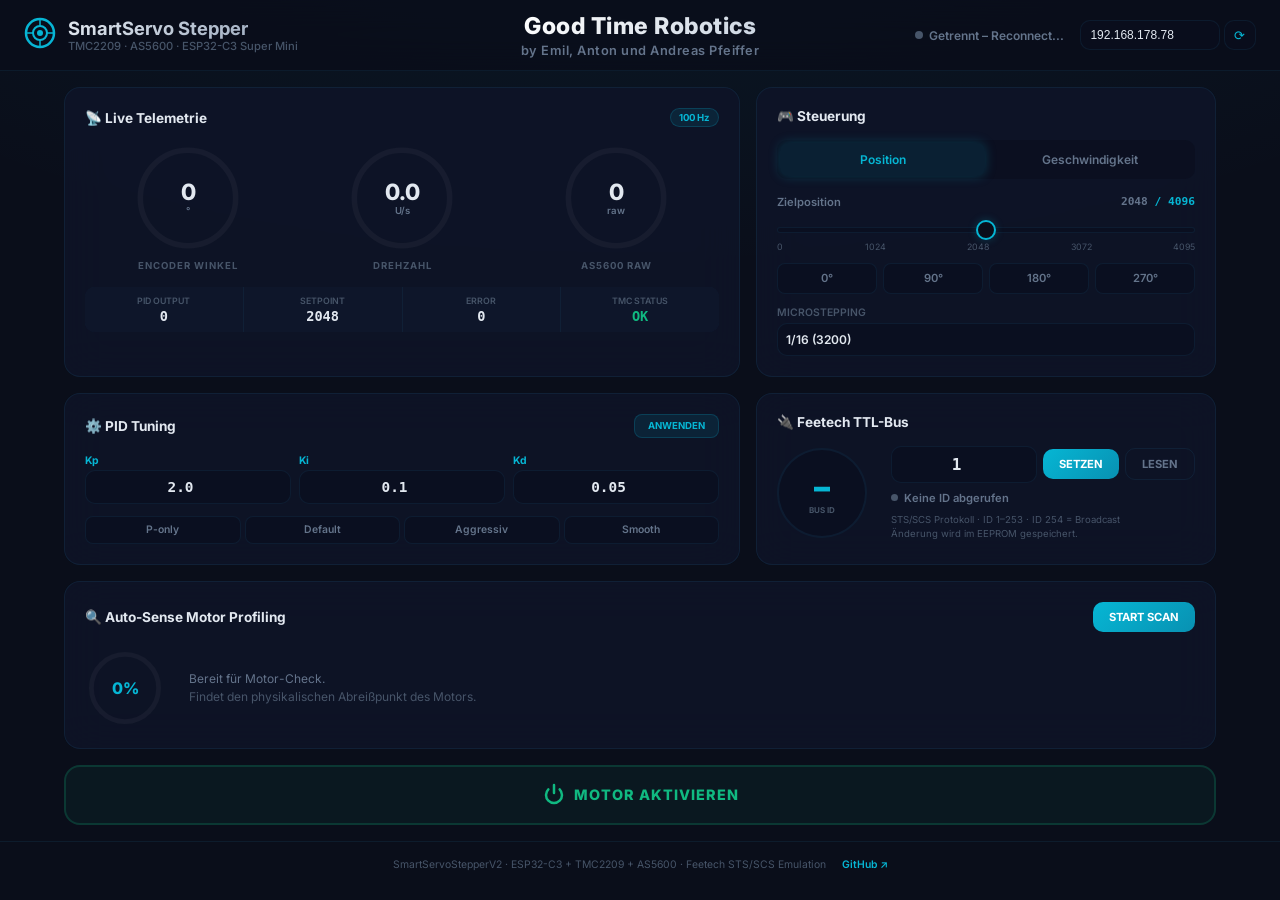
<file: gui/index.html>
<!DOCTYPE html>
<html lang="de">
<head>
    <meta charset="UTF-8">
    <meta name="viewport" content="width=device-width, initial-scale=1.0">
    <title>Good Time Robotics by Emil, Anton und Andreas Pfeiffer - Smart Servo Stepper</title>
    <meta name="description" content="Control Dashboard für SmartServoStepperV2 mit TMC2209, AS5600, ESP32-C3">
    <link href="https://fonts.googleapis.com/css2?family=Inter:wght@300;400;500;600;700;800;900&display=swap" rel="stylesheet">
    <link rel="stylesheet" href="style.css">
</head>
<body>

    <!-- ═══ HEADER ═══ -->
    <header id="app-header">
        <div class="header-left">
            <div class="logo-mark">
                <svg width="32" height="32" viewBox="0 0 32 32" fill="none">
                    <circle cx="16" cy="16" r="14" stroke="url(#g1)" stroke-width="2.5"/>
                    <circle cx="16" cy="16" r="7" stroke="url(#g1)" stroke-width="2"/>
                    <circle cx="16" cy="16" r="3" fill="var(--accent)"/>
                    <line x1="16" y1="2" x2="16" y2="9" stroke="var(--accent)" stroke-width="1.5" stroke-linecap="round"/>
                    <line x1="16" y1="23" x2="16" y2="30" stroke="var(--accent)" stroke-width="1.5" stroke-linecap="round"/>
                    <line x1="2" y1="16" x2="9" y2="16" stroke="var(--accent)" stroke-width="1.5" stroke-linecap="round"/>
                    <line x1="23" y1="16" x2="30" y2="16" stroke="var(--accent)" stroke-width="1.5" stroke-linecap="round"/>
                    <defs><linearGradient id="g1" x1="0" y1="0" x2="32" y2="32"><stop stop-color="#06b6d4"/><stop offset="1" stop-color="#3b82f6"/></linearGradient></defs>
                </svg>
            </div>
            <div>
                <h1>SmartServo Stepper</h1>
                <p class="subtitle">TMC2209 · AS5600 · ESP32-C3 Super Mini</p>
            </div>
        </div>
        <div class="header-center">
            <span class="brand-title">Good Time Robotics</span>
            <span class="brand-author">by Emil, Anton und Andreas Pfeiffer</span>
        </div>
        <div class="header-right">
            <div class="conn-indicator" id="conn-indicator">
                <div class="conn-dot" id="conn-dot"></div>
                <span id="conn-text">Verbinde...</span>
            </div>
            <div class="ip-config">
                <input type="text" id="ip-input" value="192.168.178.78" placeholder="z.B. 192.168.4.1">
                <button id="btn-connect" onclick="connectWS()">⟳</button>
            </div>
        </div>
    </header>

    <!-- ═══ MAIN GRID ═══ -->
    <main class="dashboard-grid">

        <!-- ── TELEMETRIE CARD ── -->
        <section class="card card-telemetry" id="card-telemetry">
            <div class="card-header">
                <h2>📡 Live Telemetrie</h2>
                <div class="card-badge">100 Hz</div>
            </div>
            <div class="gauges-row">
                <div class="gauge-item">
                    <div class="gauge-ring">
                        <svg viewBox="0 0 120 120">
                            <circle cx="60" cy="60" r="52" class="gauge-bg"/>
                            <circle cx="60" cy="60" r="52" class="gauge-fill" id="gauge-pos-ring"
                                    stroke-dasharray="326.7" stroke-dashoffset="326.7"/>
                        </svg>
                        <div class="gauge-center">
                            <span class="gauge-value" id="val-angle">0</span>
                            <span class="gauge-unit">°</span>
                        </div>
                    </div>
                    <span class="gauge-label">ENCODER WINKEL</span>
                </div>
                <div class="gauge-item">
                    <div class="gauge-ring">
                        <svg viewBox="0 0 120 120">
                            <circle cx="60" cy="60" r="52" class="gauge-bg"/>
                            <circle cx="60" cy="60" r="52" class="gauge-fill gauge-fill-green" id="gauge-rps-ring"
                                    stroke-dasharray="326.7" stroke-dashoffset="326.7"/>
                        </svg>
                        <div class="gauge-center">
                            <span class="gauge-value" id="val-rps">0.0</span>
                            <span class="gauge-unit">U/s</span>
                        </div>
                    </div>
                    <span class="gauge-label">DREHZAHL</span>
                </div>
                <div class="gauge-item">
                    <div class="gauge-ring">
                        <svg viewBox="0 0 120 120">
                            <circle cx="60" cy="60" r="52" class="gauge-bg"/>
                            <circle cx="60" cy="60" r="52" class="gauge-fill gauge-fill-amber" id="gauge-raw-ring"
                                    stroke-dasharray="326.7" stroke-dashoffset="326.7"/>
                        </svg>
                        <div class="gauge-center">
                            <span class="gauge-value" id="val-raw">0</span>
                            <span class="gauge-unit">raw</span>
                        </div>
                    </div>
                    <span class="gauge-label">AS5600 RAW</span>
                </div>
            </div>
            <div class="telemetry-bar">
                <div class="tele-item"><span class="tele-label">PID Output</span><span class="tele-value" id="val-pid">0</span></div>
                <div class="tele-item"><span class="tele-label">Setpoint</span><span class="tele-value" id="val-setpoint">2048</span></div>
                <div class="tele-item"><span class="tele-label">Error</span><span class="tele-value" id="val-error">0</span></div>
                <div class="tele-item"><span class="tele-label">TMC Status</span><span class="tele-value tele-ok" id="val-tmc">OK</span></div>
            </div>
        </section>

        <!-- ── CONTROL CARD ── -->
        <section class="card card-control" id="card-control">
            <div class="card-header">
                <h2>🎮 Steuerung</h2>
            </div>

            <!-- Mode Toggle -->
            <div class="mode-toggle">
                <button class="mode-btn active" id="btn-mode-pos" onclick="setMode('pos')">Position</button>
                <button class="mode-btn" id="btn-mode-speed" onclick="setMode('speed')">Geschwindigkeit</button>
            </div>

            <!-- Position Control -->
            <div id="ctrl-pos" class="control-panel">
                <div class="slider-header">
                    <span>Zielposition</span>
                    <span class="slider-val"><span id="lbl-pos">2048</span> / 4096</span>
                </div>
                <input type="range" id="slider-pos" min="0" max="4095" value="2048" step="1"
                       oninput="updatePos(this.value)">
                <div class="slider-ticks"><span>0</span><span>1024</span><span>2048</span><span>3072</span><span>4095</span></div>

                <div class="quick-pos">
                    <button onclick="quickPos(0)">0°</button>
                    <button onclick="quickPos(1024)">90°</button>
                    <button onclick="quickPos(2048)">180°</button>
                    <button onclick="quickPos(3072)">270°</button>
                </div>
            </div>

            <!-- Speed Control -->
            <div id="ctrl-speed" class="control-panel" style="display:none;">
                <div class="slider-header">
                    <span>Geschwindigkeit</span>
                    <span class="slider-val"><span id="lbl-spd">0</span> Hz</span>
                </div>
                <input type="range" id="slider-speed" min="-10000" max="10000" value="0" step="50"
                       oninput="updateSpeed(this.value)" onmouseup="snapZero()" ontouchend="snapZero()">
                <div class="slider-ticks"><span>-10k</span><span>-5k</span><span>0</span><span>+5k</span><span>+10k</span></div>
            </div>

            <!-- Microstep Select -->
            <div class="select-wrap">
                <label>Microstepping</label>
                <select id="sel-microstep" onchange="setMicrostep(this.value)">
                    <option value="0">Full Step (200)</option>
                    <option value="1">1/2 (400)</option>
                    <option value="2">1/4 (800)</option>
                    <option value="3">1/8 (1600)</option>
                    <option value="4" selected>1/16 (3200)</option>
                    <option value="5">1/32 (6400)</option>
                </select>
            </div>
        </section>

        <!-- ── PID TUNING CARD ── -->
        <section class="card card-pid" id="card-pid">
            <div class="card-header">
                <h2>⚙️ PID Tuning</h2>
                <button class="btn-small" onclick="sendPID()">ANWENDEN</button>
            </div>
            <div class="pid-grid">
                <div class="pid-param">
                    <label>Kp</label>
                    <input type="number" id="pid-kp" value="2.0" step="0.1" min="0">
                </div>
                <div class="pid-param">
                    <label>Ki</label>
                    <input type="number" id="pid-ki" value="0.1" step="0.01" min="0">
                </div>
                <div class="pid-param">
                    <label>Kd</label>
                    <input type="number" id="pid-kd" value="0.05" step="0.01" min="0">
                </div>
            </div>
            <div class="pid-presets">
                <button onclick="setPIDPreset(1.0,0.0,0.0)">P-only</button>
                <button onclick="setPIDPreset(2.0,0.1,0.05)">Default</button>
                <button onclick="setPIDPreset(4.0,0.5,0.2)">Aggressiv</button>
                <button onclick="setPIDPreset(1.0,0.05,0.5)">Smooth</button>
            </div>
        </section>

        <!-- ── TTL BUS ID CARD ── -->
        <section class="card card-ttl" id="card-ttl">
            <div class="card-header">
                <h2>🔌 Feetech TTL-Bus</h2>
            </div>
            <div class="ttl-layout">
                <div class="ttl-id-circle">
                    <span class="ttl-id-val" id="ttl-id">–</span>
                    <span class="ttl-id-label">BUS ID</span>
                </div>
                <div class="ttl-controls">
                    <div class="ttl-row">
                        <input type="number" id="ttl-new-id" min="1" max="253" value="1" placeholder="1–253">
                        <button class="btn-accent" onclick="setMotorId()">SETZEN</button>
                        <button class="btn-ghost" onclick="readMotorId()">LESEN</button>
                    </div>
                    <div class="ttl-status-line">
                        <div class="ttl-dot" id="ttl-dot"></div>
                        <span id="ttl-status">Keine ID abgerufen</span>
                    </div>
                    <p class="ttl-info">STS/SCS Protokoll · ID 1–253 · ID 254 = Broadcast<br>Änderung wird im EEPROM gespeichert.</p>
                </div>
            </div>
        </section>

        <!-- ── AUTO-SENSE CARD ── -->
        <section class="card card-autosense card-full" id="card-autosense">
            <div class="card-header">
                <h2>🔍 Auto-Sense Motor Profiling</h2>
                <button class="btn-accent" id="btn-cal" onclick="runAutoSense()">START SCAN</button>
            </div>
            <div class="autosense-body">
                <div class="cal-progress-ring">
                    <svg viewBox="0 0 100 100">
                        <circle cx="50" cy="50" r="42" class="gauge-bg"/>
                        <circle cx="50" cy="50" r="42" class="gauge-fill" id="cal-ring"
                                stroke-dasharray="263.9" stroke-dashoffset="263.9"/>
                    </svg>
                    <span class="cal-pct" id="cal-pct">0%</span>
                </div>
                <div class="cal-info">
                    <p id="cal-status">Bereit für Motor-Check.<br><span class="dim">Findet den physikalischen Abreißpunkt des Motors.</span></p>
                    <div id="cal-result" class="cal-result" style="display:none;">
                        ✓ LIMIT: <span id="res-hz">0</span> Hz · Empfohlen: <span id="res-mode">1/16</span>
                    </div>
                </div>
            </div>
        </section>

        <!-- ── EMERGENCY / POWER ── -->
        <button id="btn-power" class="power-button power-off" onclick="togglePower()">
            <svg width="24" height="24" viewBox="0 0 24 24" fill="none" stroke="currentColor" stroke-width="2.5" stroke-linecap="round">
                <path d="M12 2v8"/><path d="M17.66 6.34A8 8 0 1 1 6.34 6.34"/>
            </svg>
            <span id="power-label">MOTOR AKTIVIEREN</span>
        </button>

    </main>

    <!-- ═══ FOOTER ═══ -->
    <footer>
        <span>SmartServoStepperV2 · ESP32-C3 + TMC2209 + AS5600 · Feetech STS/SCS Emulation</span>
        <a href="https://github.com/pfeifferandreas1985-create/SmartServoStepperV2" target="_blank">GitHub ↗</a>
    </footer>

    <script src="app.js"></script>
</body>
</html>
</file>
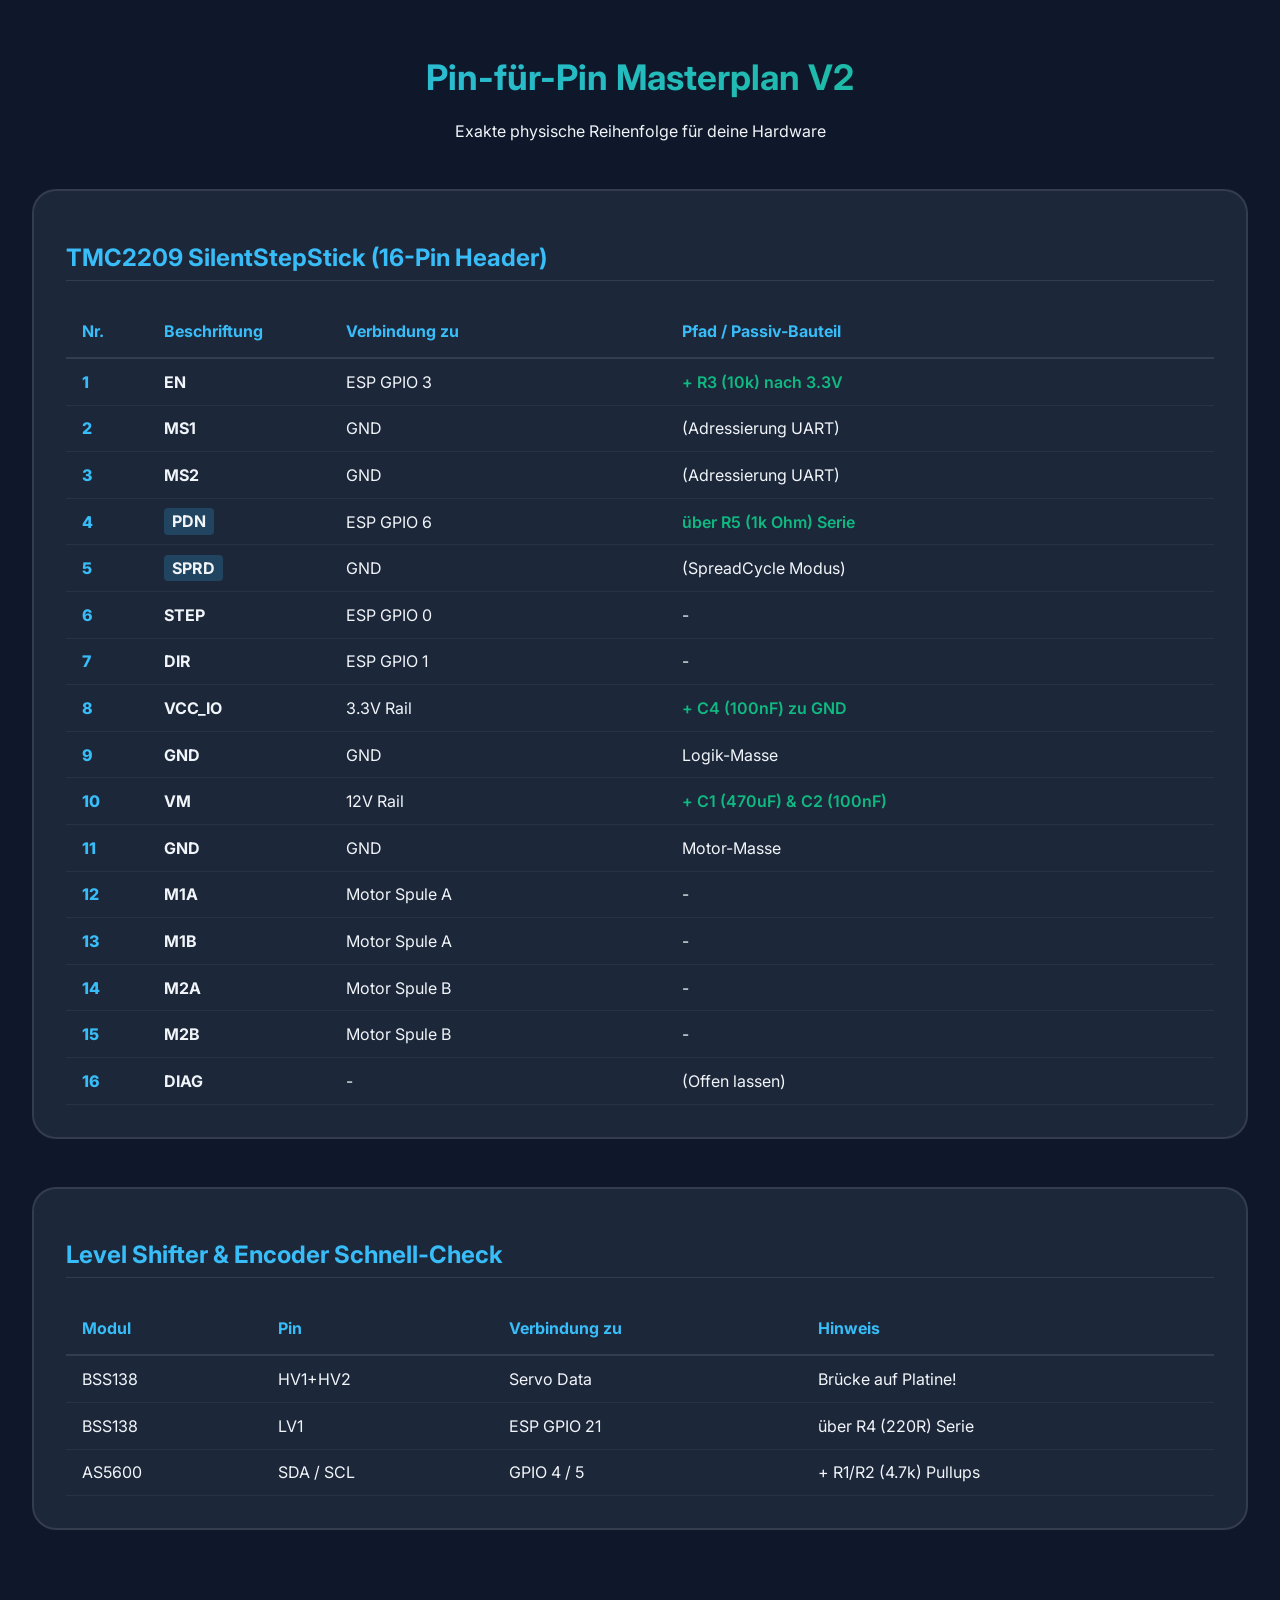
<file: docs/03_Module_Wiring_Cards.html>
<!DOCTYPE html>
<html lang="de">
<head>
    <meta charset="UTF-8">
    <meta name="viewport" content="width=device-width, initial-scale=1.0">
    <title>Pin-für-Pin Bauplan V2 - Smart Servo Stepper</title>
    <link href="https://fonts.googleapis.com/css2?family=Inter:wght@300;400;600;700&family=JetBrains+Mono:wght@400;500&display=swap" rel="stylesheet">
    <style>
        :root {
            --bg-color: #0f172a;
            --card-bg: rgba(30, 41, 59, 0.95);
            --accent-color: #38bdf8;
            --success-color: #10b981;
            --text-color: #f1f5f9;
            --border-color: rgba(255, 255, 255, 0.1);
        }
        body { font-family: 'Inter', sans-serif; background-color: var(--bg-color); color: var(--text-color); padding: 2rem; max-width: 1400px; margin: 0 auto; }
        header { text-align: center; margin-bottom: 3rem; }
        h1 { font-size: 2.2rem; background: linear-gradient(to right, #38bdf8, #10b981); -webkit-background-clip: text; -webkit-text-fill-color: transparent; }
        
        .module-card { background: var(--card-bg); border: 2px solid var(--border-color); padding: 2rem; border-radius: 1.5rem; margin-bottom: 3rem; }
        h2 { color: var(--accent-color); margin-bottom: 1.5rem; border-bottom: 1px solid var(--border-color); padding-bottom: 0.5rem; }

        .pin-table { width: 100%; border-collapse: collapse; }
        .pin-table th { text-align: left; padding: 1rem; color: var(--accent-color); border-bottom: 2px solid var(--border-color); }
        .pin-table td { padding: 0.8rem 1rem; border-bottom: 1px solid rgba(255,255,255,0.05); }

        .nr { font-weight: 800; color: var(--accent-color); width: 50px; }
        .label { font-weight: 700; width: 150px; }
        .target { flex-grow: 1; }
        .passive { color: var(--success-color); font-weight: 600; }
        .highlight { background: rgba(56, 189, 248, 0.2); padding: 0.2rem 0.5rem; border-radius: 4px; }
    </style>
</head>
<body>

    <header>
        <h1>Pin-für-Pin Masterplan V2</h1>
        <p>Exakte physische Reihenfolge für deine Hardware</p>
    </header>

    <!-- TMC2209 DEFINITIVE -->
    <div class="module-card">
        <h2>TMC2209 SilentStepStick (16-Pin Header)</h2>
        <table class="pin-table">
            <thead><tr><th>Nr.</th><th>Beschriftung</th><th>Verbindung zu</th><th>Pfad / Passiv-Bauteil</th></tr></thead>
            <tbody>
                <tr><td class="nr">1</td><td class="label">EN</td><td>ESP GPIO 3</td><td class="passive">+ R3 (10k) nach 3.3V</td></tr>
                <tr><td class="nr">2</td><td class="label">MS1</td><td>GND</td><td>(Adressierung UART)</td></tr>
                <tr><td class="nr">3</td><td class="label">MS2</td><td>GND</td><td>(Adressierung UART)</td></tr>
                <tr><td class="nr">4</td><td class="label"><span class="highlight">PDN</span></td><td>ESP GPIO 6</td><td class="passive">über R5 (1k Ohm) Serie</td></tr>
                <tr><td class="nr">5</td><td class="label"><span class="highlight">SPRD</span></td><td>GND</td><td>(SpreadCycle Modus)</td></tr>
                <tr><td class="nr">6</td><td class="label">STEP</td><td>ESP GPIO 0</td><td>-</td></tr>
                <tr><td class="nr">7</td><td class="label">DIR</td><td>ESP GPIO 1</td><td>-</td></tr>
                <tr><td class="nr">8</td><td class="label">VCC_IO</td><td>3.3V Rail</td><td class="passive">+ C4 (100nF) zu GND</td></tr>
                <tr><td class="nr">9</td><td class="label">GND</td><td>GND</td><td>Logik-Masse</td></tr>
                <tr><td class="nr">10</td><td class="label">VM</td><td>12V Rail</td><td class="passive">+ C1 (470uF) & C2 (100nF)</td></tr>
                <tr><td class="nr">11</td><td class="label">GND</td><td>GND</td><td>Motor-Masse</td></tr>
                <tr><td class="nr">12</td><td class="label">M1A</td><td>Motor Spule A</td><td>-</td></tr>
                <tr><td class="nr">13</td><td class="label">M1B</td><td>Motor Spule A</td><td>-</td></tr>
                <tr><td class="nr">14</td><td class="label">M2A</td><td>Motor Spule B</td><td>-</td></tr>
                <tr><td class="nr">15</td><td class="label">M2B</td><td>Motor Spule B</td><td>-</td></tr>
                <tr><td class="nr">16</td><td class="label">DIAG</td><td>-</td><td>(Offen lassen)</td></tr>
            </tbody>
        </table>
    </div>

    <!-- OTHER MODULES SUMMARY -->
    <div class="module-card">
        <h2>Level Shifter & Encoder Schnell-Check</h2>
        <table class="pin-table">
            <thead><tr><th>Modul</th><th>Pin</th><th>Verbindung zu</th><th>Hinweis</th></tr></thead>
            <tbody>
                <tr><td>BSS138</td><td>HV1+HV2</td><td>Servo Data</td><td>Brücke auf Platine!</td></tr>
                <tr><td>BSS138</td><td>LV1</td><td>ESP GPIO 21</td><td>über R4 (220R) Serie</td></tr>
                <tr><td>AS5600</td><td>SDA / SCL</td><td>GPIO 4 / 5</td><td>+ R1/R2 (4.7k) Pullups</td></tr>
            </tbody>
        </table>
    </div>

</body>
</html>
</file>
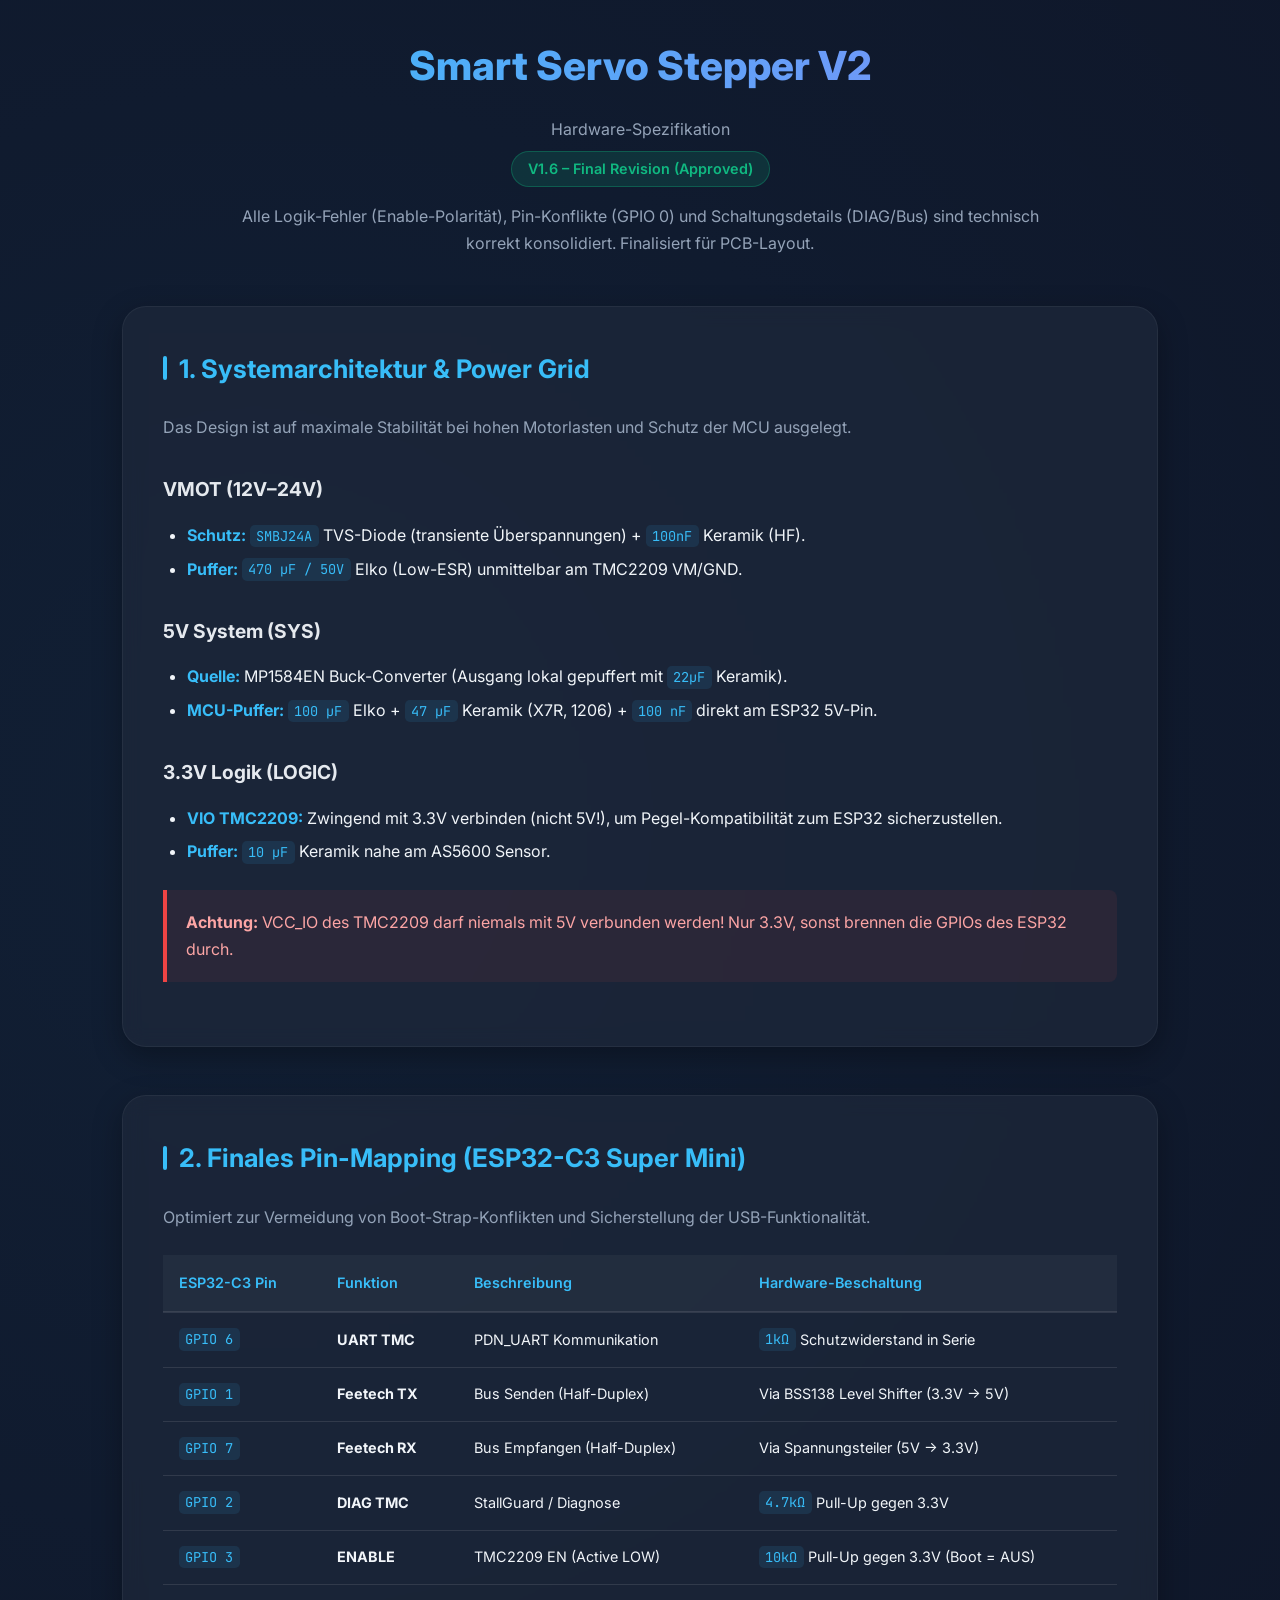
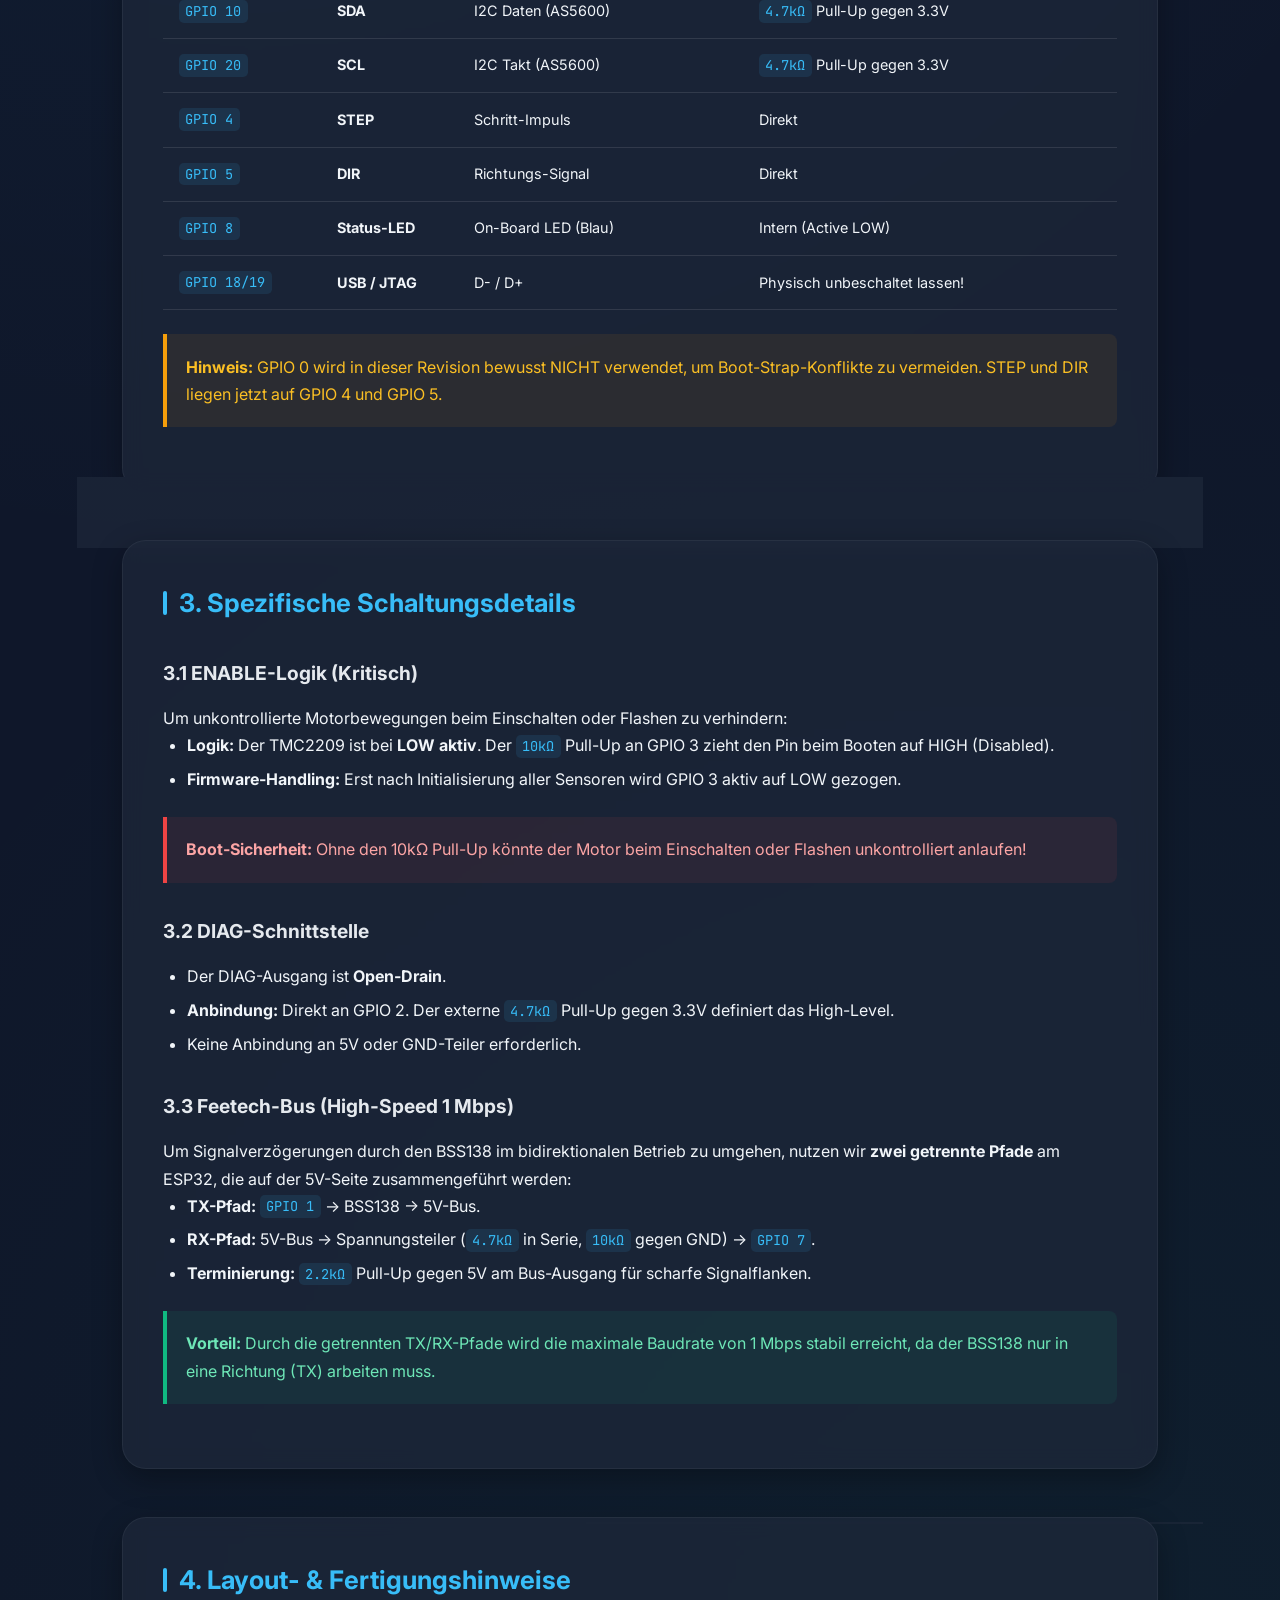
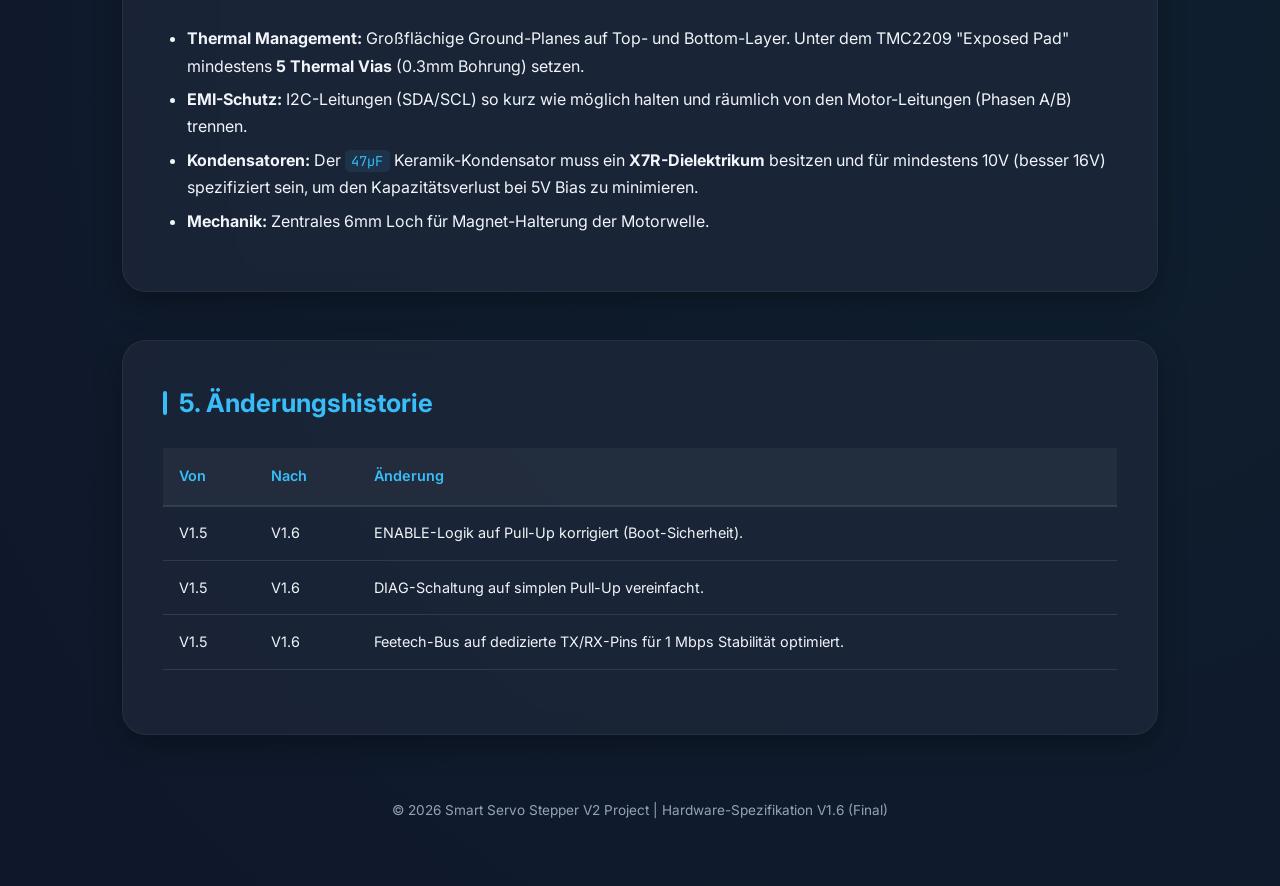
<file: docs/04_Hardware_Spec_V1.6.html>
<!DOCTYPE html>
<html lang="de">
<head>
    <meta charset="UTF-8">
    <meta name="viewport" content="width=device-width, initial-scale=1.0">
    <title>Smart Servo Stepper V2 - Hardware-Spezifikation V1.6</title>
    <link href="https://fonts.googleapis.com/css2?family=Inter:wght@300;400;600;700;800&family=JetBrains+Mono:wght@400;500&display=swap" rel="stylesheet">
    <style>
        :root {
            --bg-color: #0f172a;
            --card-bg: rgba(30, 41, 59, 0.7);
            --accent-color: #38bdf8;
            --success-color: #10b981;
            --warning-color: #f59e0b;
            --danger-color: #ef4444;
            --text-color: #f1f5f9;
            --text-muted: #94a3b8;
            --border-color: rgba(255, 255, 255, 0.1);
            --glass-border: rgba(255, 255, 255, 0.05);
        }

        * { box-sizing: border-box; margin: 0; padding: 0; }

        body {
            font-family: 'Inter', sans-serif;
            background-color: var(--bg-color);
            background-image:
                radial-gradient(circle at 20% 20%, rgba(56, 189, 248, 0.05) 0%, transparent 40%),
                radial-gradient(circle at 80% 80%, rgba(16, 185, 129, 0.05) 0%, transparent 40%);
            color: var(--text-color);
            line-height: 1.7;
            padding: 2rem;
            max-width: 1100px;
            margin: 0 auto;
        }

        header {
            margin-bottom: 3rem;
            text-align: center;
        }

        h1 {
            font-size: 2.5rem;
            font-weight: 800;
            background: linear-gradient(to right, #38bdf8, #818cf8);
            -webkit-background-clip: text;
            -webkit-text-fill-color: transparent;
            margin-bottom: 0.5rem;
        }

        .version-badge {
            display: inline-block;
            background: rgba(16, 185, 129, 0.15);
            color: var(--success-color);
            padding: 0.3rem 1rem;
            border-radius: 2rem;
            font-weight: 600;
            font-size: 0.9rem;
            border: 1px solid rgba(16, 185, 129, 0.3);
            margin-top: 0.5rem;
        }

        p.intro {
            font-size: 1rem;
            color: var(--text-muted);
            max-width: 800px;
            margin: 1rem auto 0;
        }

        section {
            margin-bottom: 3rem;
            background: var(--card-bg);
            backdrop-filter: blur(10px);
            border: 1px solid var(--glass-border);
            padding: 2.5rem;
            border-radius: 1.5rem;
            box-shadow: 0 10px 30px rgba(0, 0, 0, 0.3);
        }

        h2 {
            font-size: 1.6rem;
            margin-bottom: 1.5rem;
            color: var(--accent-color);
            display: flex;
            align-items: center;
            gap: 0.75rem;
        }

        h2::before {
            content: '';
            display: block;
            width: 4px;
            height: 1.5rem;
            background: var(--accent-color);
            border-radius: 2px;
        }

        h3 {
            font-size: 1.2rem;
            margin: 2rem 0 1rem 0;
            color: var(--text-color);
            opacity: 0.95;
        }

        table {
            width: 100%;
            border-collapse: collapse;
            margin-bottom: 1.5rem;
            font-size: 0.9rem;
        }

        th {
            text-align: left;
            padding: 1rem;
            background: rgba(255, 255, 255, 0.04);
            color: var(--accent-color);
            font-weight: 600;
            border-bottom: 2px solid var(--border-color);
        }

        td {
            padding: 0.9rem 1rem;
            border-bottom: 1px solid var(--border-color);
        }

        tr:hover td {
            background: rgba(255, 255, 255, 0.02);
        }

        code {
            font-family: 'JetBrains Mono', monospace;
            background: rgba(56, 189, 248, 0.1);
            color: var(--accent-color);
            padding: 0.15rem 0.4rem;
            border-radius: 0.3rem;
            font-size: 0.85rem;
        }

        .note {
            background: rgba(245, 158, 11, 0.08);
            border-left: 4px solid var(--warning-color);
            padding: 1.2rem;
            margin: 1.5rem 0;
            border-radius: 0 0.5rem 0.5rem 0;
            color: #fbbf24;
        }

        .critical {
            background: rgba(239, 68, 68, 0.08);
            border-left: 4px solid var(--danger-color);
            padding: 1.2rem;
            margin: 1.5rem 0;
            border-radius: 0 0.5rem 0.5rem 0;
            color: #fca5a5;
        }

        .success {
            background: rgba(16, 185, 129, 0.08);
            border-left: 4px solid var(--success-color);
            padding: 1.2rem;
            margin: 1.5rem 0;
            border-radius: 0 0.5rem 0.5rem 0;
            color: #6ee7b7;
        }

        .subsection {
            margin-bottom: 1.5rem;
        }

        .subsection strong {
            color: var(--accent-color);
        }

        ul {
            padding-left: 1.5rem;
            margin-bottom: 1rem;
        }

        li {
            margin-bottom: 0.4rem;
        }

        footer {
            text-align: center;
            margin-top: 4rem;
            padding-bottom: 2rem;
            color: var(--text-muted);
            font-size: 0.85rem;
        }

        @media (max-width: 768px) {
            body { padding: 1rem; }
            section { padding: 1.5rem; }
            h1 { font-size: 1.8rem; }
            table { display: block; overflow-x: auto; }
        }
    </style>
</head>
<body>

    <header>
        <h1>Smart Servo Stepper V2</h1>
        <p class="intro">Hardware-Spezifikation</p>
        <div class="version-badge">V1.6 – Final Revision (Approved)</div>
        <p class="intro">Alle Logik-Fehler (Enable-Polarität), Pin-Konflikte (GPIO 0) und Schaltungsdetails (DIAG/Bus) sind technisch korrekt konsolidiert. Finalisiert für PCB-Layout.</p>
    </header>

    <!-- ============================== -->
    <!-- SECTION 1: POWER GRID          -->
    <!-- ============================== -->
    <section id="power">
        <h2>1. Systemarchitektur &amp; Power Grid</h2>
        <p style="color: var(--text-muted); margin-bottom: 1.5rem;">Das Design ist auf maximale Stabilität bei hohen Motorlasten und Schutz der MCU ausgelegt.</p>

        <h3>VMOT (12V–24V)</h3>
        <div class="subsection">
            <ul>
                <li><strong>Schutz:</strong> <code>SMBJ24A</code> TVS-Diode (transiente Überspannungen) + <code>100nF</code> Keramik (HF).</li>
                <li><strong>Puffer:</strong> <code>470 µF / 50V</code> Elko (Low-ESR) unmittelbar am TMC2209 VM/GND.</li>
            </ul>
        </div>

        <h3>5V System (SYS)</h3>
        <div class="subsection">
            <ul>
                <li><strong>Quelle:</strong> MP1584EN Buck-Converter (Ausgang lokal gepuffert mit <code>22µF</code> Keramik).</li>
                <li><strong>MCU-Puffer:</strong> <code>100 µF</code> Elko + <code>47 µF</code> Keramik (X7R, 1206) + <code>100 nF</code> direkt am ESP32 5V-Pin.</li>
            </ul>
        </div>

        <h3>3.3V Logik (LOGIC)</h3>
        <div class="subsection">
            <ul>
                <li><strong>VIO TMC2209:</strong> Zwingend mit 3.3V verbinden (nicht 5V!), um Pegel-Kompatibilität zum ESP32 sicherzustellen.</li>
                <li><strong>Puffer:</strong> <code>10 µF</code> Keramik nahe am AS5600 Sensor.</li>
            </ul>
        </div>

        <div class="critical">
            <strong>Achtung:</strong> VCC_IO des TMC2209 darf niemals mit 5V verbunden werden! Nur 3.3V, sonst brennen die GPIOs des ESP32 durch.
        </div>
    </section>

    <!-- ============================== -->
    <!-- SECTION 2: PIN MAPPING         -->
    <!-- ============================== -->
    <section id="pinmap">
        <h2>2. Finales Pin-Mapping (ESP32-C3 Super Mini)</h2>
        <p style="color: var(--text-muted); margin-bottom: 1.5rem;">Optimiert zur Vermeidung von Boot-Strap-Konflikten und Sicherstellung der USB-Funktionalität.</p>

        <table>
            <thead>
                <tr>
                    <th>ESP32-C3 Pin</th>
                    <th>Funktion</th>
                    <th>Beschreibung</th>
                    <th>Hardware-Beschaltung</th>
                </tr>
            </thead>
            <tbody>
                <tr>
                    <td><code>GPIO 6</code></td>
                    <td><strong>UART TMC</strong></td>
                    <td>PDN_UART Kommunikation</td>
                    <td><code>1kΩ</code> Schutzwiderstand in Serie</td>
                </tr>
                <tr>
                    <td><code>GPIO 1</code></td>
                    <td><strong>Feetech TX</strong></td>
                    <td>Bus Senden (Half-Duplex)</td>
                    <td>Via BSS138 Level Shifter (3.3V → 5V)</td>
                </tr>
                <tr>
                    <td><code>GPIO 7</code></td>
                    <td><strong>Feetech RX</strong></td>
                    <td>Bus Empfangen (Half-Duplex)</td>
                    <td>Via Spannungsteiler (5V → 3.3V)</td>
                </tr>
                <tr>
                    <td><code>GPIO 2</code></td>
                    <td><strong>DIAG TMC</strong></td>
                    <td>StallGuard / Diagnose</td>
                    <td><code>4.7kΩ</code> Pull-Up gegen 3.3V</td>
                </tr>
                <tr>
                    <td><code>GPIO 3</code></td>
                    <td><strong>ENABLE</strong></td>
                    <td>TMC2209 EN (Active LOW)</td>
                    <td><code>10kΩ</code> Pull-Up gegen 3.3V (Boot = AUS)</td>
                </tr>
                <tr>
                    <td><code>GPIO 10</code></td>
                    <td><strong>SDA</strong></td>
                    <td>I2C Daten (AS5600)</td>
                    <td><code>4.7kΩ</code> Pull-Up gegen 3.3V</td>
                </tr>
                <tr>
                    <td><code>GPIO 20</code></td>
                    <td><strong>SCL</strong></td>
                    <td>I2C Takt (AS5600)</td>
                    <td><code>4.7kΩ</code> Pull-Up gegen 3.3V</td>
                </tr>
                <tr>
                    <td><code>GPIO 4</code></td>
                    <td><strong>STEP</strong></td>
                    <td>Schritt-Impuls</td>
                    <td>Direkt</td>
                </tr>
                <tr>
                    <td><code>GPIO 5</code></td>
                    <td><strong>DIR</strong></td>
                    <td>Richtungs-Signal</td>
                    <td>Direkt</td>
                </tr>
                <tr>
                    <td><code>GPIO 8</code></td>
                    <td><strong>Status-LED</strong></td>
                    <td>On-Board LED (Blau)</td>
                    <td>Intern (Active LOW)</td>
                </tr>
                <tr>
                    <td><code>GPIO 18/19</code></td>
                    <td><strong>USB / JTAG</strong></td>
                    <td>D- / D+</td>
                    <td>Physisch unbeschaltet lassen!</td>
                </tr>
            </tbody>
        </table>

        <div class="note">
            <strong>Hinweis:</strong> GPIO 0 wird in dieser Revision bewusst NICHT verwendet, um Boot-Strap-Konflikte zu vermeiden. STEP und DIR liegen jetzt auf GPIO 4 und GPIO 5.
        </div>
    </section>

    <!-- ============================== -->
    <!-- SECTION 3: SCHALTUNGSDETAILS   -->
    <!-- ============================== -->
    <section id="details">
        <h2>3. Spezifische Schaltungsdetails</h2>

        <h3>3.1 ENABLE-Logik (Kritisch)</h3>
        <p>Um unkontrollierte Motorbewegungen beim Einschalten oder Flashen zu verhindern:</p>
        <ul>
            <li><strong>Logik:</strong> Der TMC2209 ist bei <strong>LOW aktiv</strong>. Der <code>10kΩ</code> Pull-Up an GPIO 3 zieht den Pin beim Booten auf HIGH (Disabled).</li>
            <li><strong>Firmware-Handling:</strong> Erst nach Initialisierung aller Sensoren wird GPIO 3 aktiv auf LOW gezogen.</li>
        </ul>
        <div class="critical">
            <strong>Boot-Sicherheit:</strong> Ohne den 10kΩ Pull-Up könnte der Motor beim Einschalten oder Flashen unkontrolliert anlaufen!
        </div>

        <h3>3.2 DIAG-Schnittstelle</h3>
        <ul>
            <li>Der DIAG-Ausgang ist <strong>Open-Drain</strong>.</li>
            <li><strong>Anbindung:</strong> Direkt an GPIO 2. Der externe <code>4.7kΩ</code> Pull-Up gegen 3.3V definiert das High-Level.</li>
            <li>Keine Anbindung an 5V oder GND-Teiler erforderlich.</li>
        </ul>

        <h3>3.3 Feetech-Bus (High-Speed 1 Mbps)</h3>
        <p>Um Signalverzögerungen durch den BSS138 im bidirektionalen Betrieb zu umgehen, nutzen wir <strong>zwei getrennte Pfade</strong> am ESP32, die auf der 5V-Seite zusammengeführt werden:</p>
        <ul>
            <li><strong>TX-Pfad:</strong> <code>GPIO 1</code> → BSS138 → 5V-Bus.</li>
            <li><strong>RX-Pfad:</strong> 5V-Bus → Spannungsteiler (<code>4.7kΩ</code> in Serie, <code>10kΩ</code> gegen GND) → <code>GPIO 7</code>.</li>
            <li><strong>Terminierung:</strong> <code>2.2kΩ</code> Pull-Up gegen 5V am Bus-Ausgang für scharfe Signalflanken.</li>
        </ul>

        <div class="success">
            <strong>Vorteil:</strong> Durch die getrennten TX/RX-Pfade wird die maximale Baudrate von 1 Mbps stabil erreicht, da der BSS138 nur in eine Richtung (TX) arbeiten muss.
        </div>
    </section>

    <!-- ============================== -->
    <!-- SECTION 4: LAYOUT-HINWEISE     -->
    <!-- ============================== -->
    <section id="layout">
        <h2>4. Layout- &amp; Fertigungshinweise</h2>
        <ul>
            <li><strong>Thermal Management:</strong> Großflächige Ground-Planes auf Top- und Bottom-Layer. Unter dem TMC2209 "Exposed Pad" mindestens <strong>5 Thermal Vias</strong> (0.3mm Bohrung) setzen.</li>
            <li><strong>EMI-Schutz:</strong> I2C-Leitungen (SDA/SCL) so kurz wie möglich halten und räumlich von den Motor-Leitungen (Phasen A/B) trennen.</li>
            <li><strong>Kondensatoren:</strong> Der <code>47µF</code> Keramik-Kondensator muss ein <strong>X7R-Dielektrikum</strong> besitzen und für mindestens 10V (besser 16V) spezifiziert sein, um den Kapazitätsverlust bei 5V Bias zu minimieren.</li>
            <li><strong>Mechanik:</strong> Zentrales 6mm Loch für Magnet-Halterung der Motorwelle.</li>
        </ul>
    </section>

    <!-- ============================== -->
    <!-- SECTION 5: ÄNDERUNGSHISTORIE   -->
    <!-- ============================== -->
    <section id="changelog">
        <h2>5. Änderungshistorie</h2>
        <table>
            <thead>
                <tr>
                    <th>Von</th>
                    <th>Nach</th>
                    <th>Änderung</th>
                </tr>
            </thead>
            <tbody>
                <tr>
                    <td>V1.5</td>
                    <td>V1.6</td>
                    <td>ENABLE-Logik auf Pull-Up korrigiert (Boot-Sicherheit).</td>
                </tr>
                <tr>
                    <td>V1.5</td>
                    <td>V1.6</td>
                    <td>DIAG-Schaltung auf simplen Pull-Up vereinfacht.</td>
                </tr>
                <tr>
                    <td>V1.5</td>
                    <td>V1.6</td>
                    <td>Feetech-Bus auf dedizierte TX/RX-Pins für 1 Mbps Stabilität optimiert.</td>
                </tr>
            </tbody>
        </table>
    </section>

    <footer>
        &copy; 2026 Smart Servo Stepper V2 Project | Hardware-Spezifikation V1.6 (Final)
    </footer>

</body>
</html>
</file>
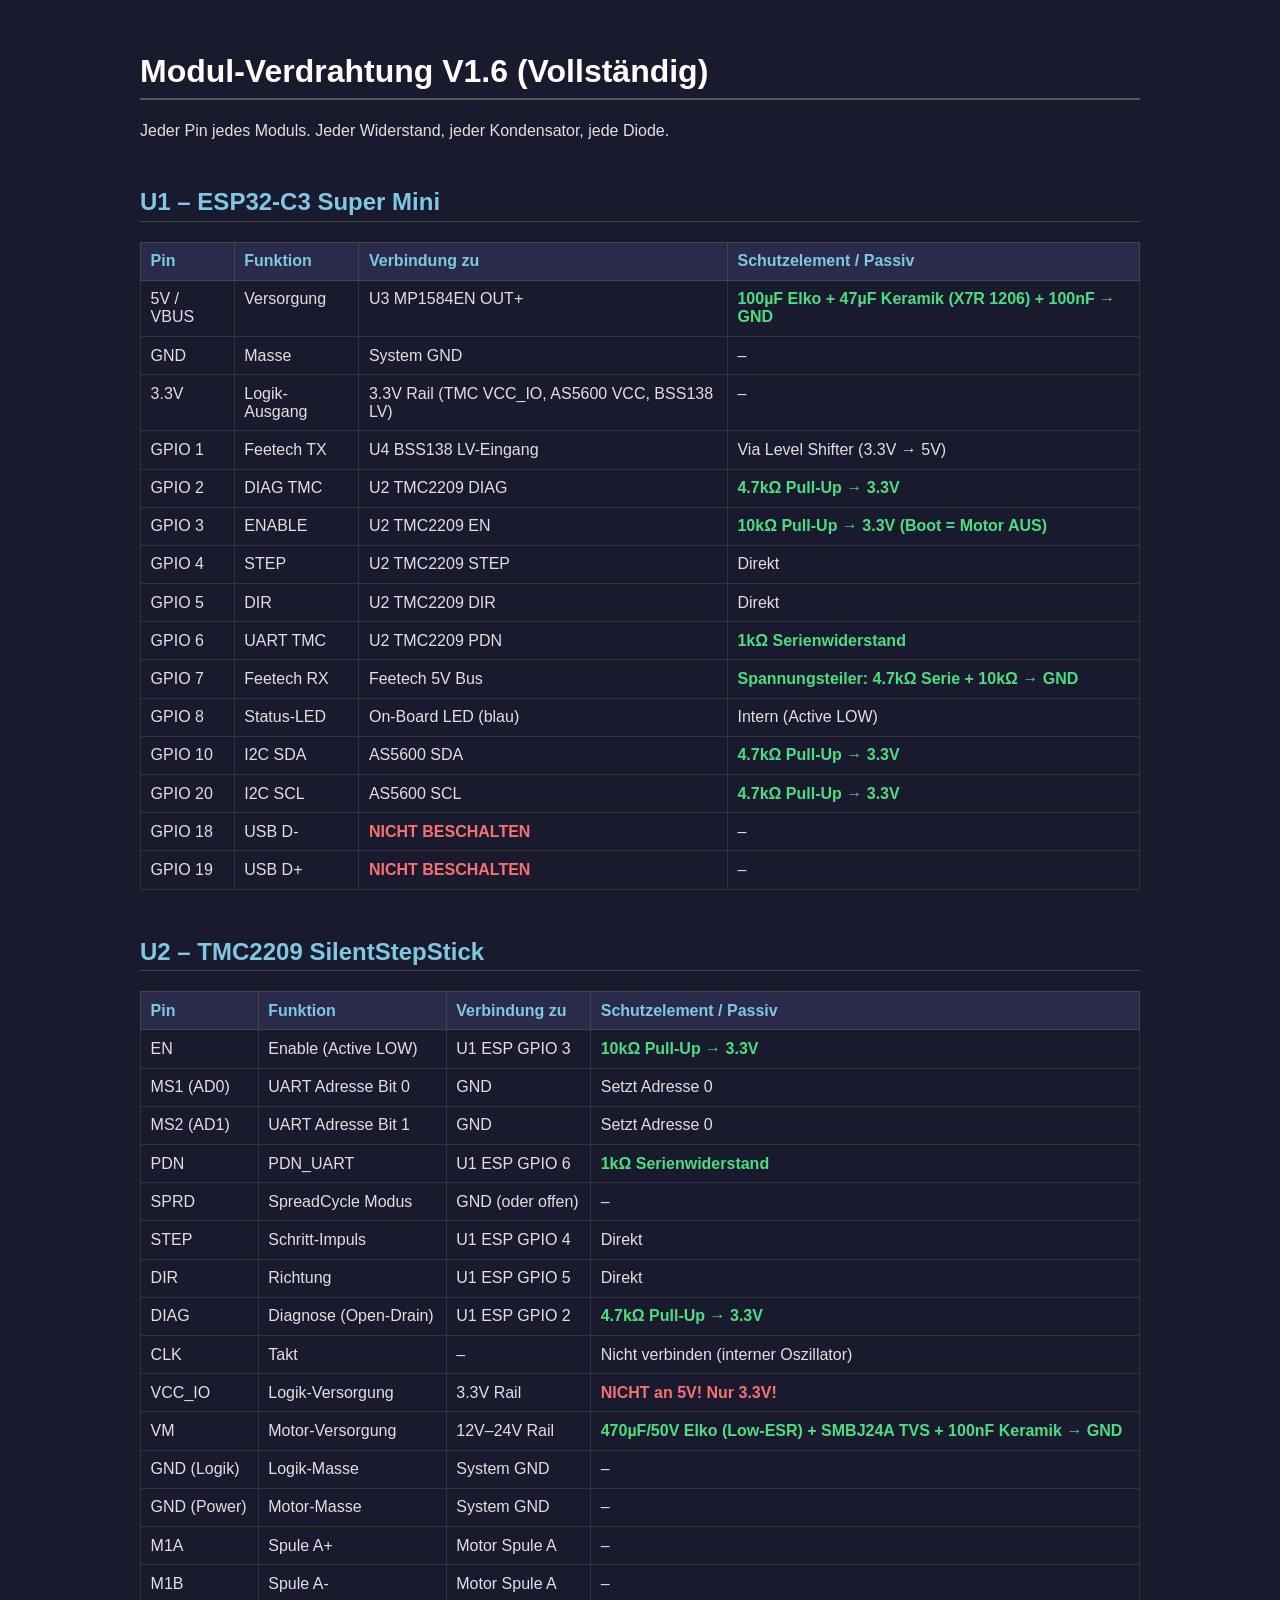
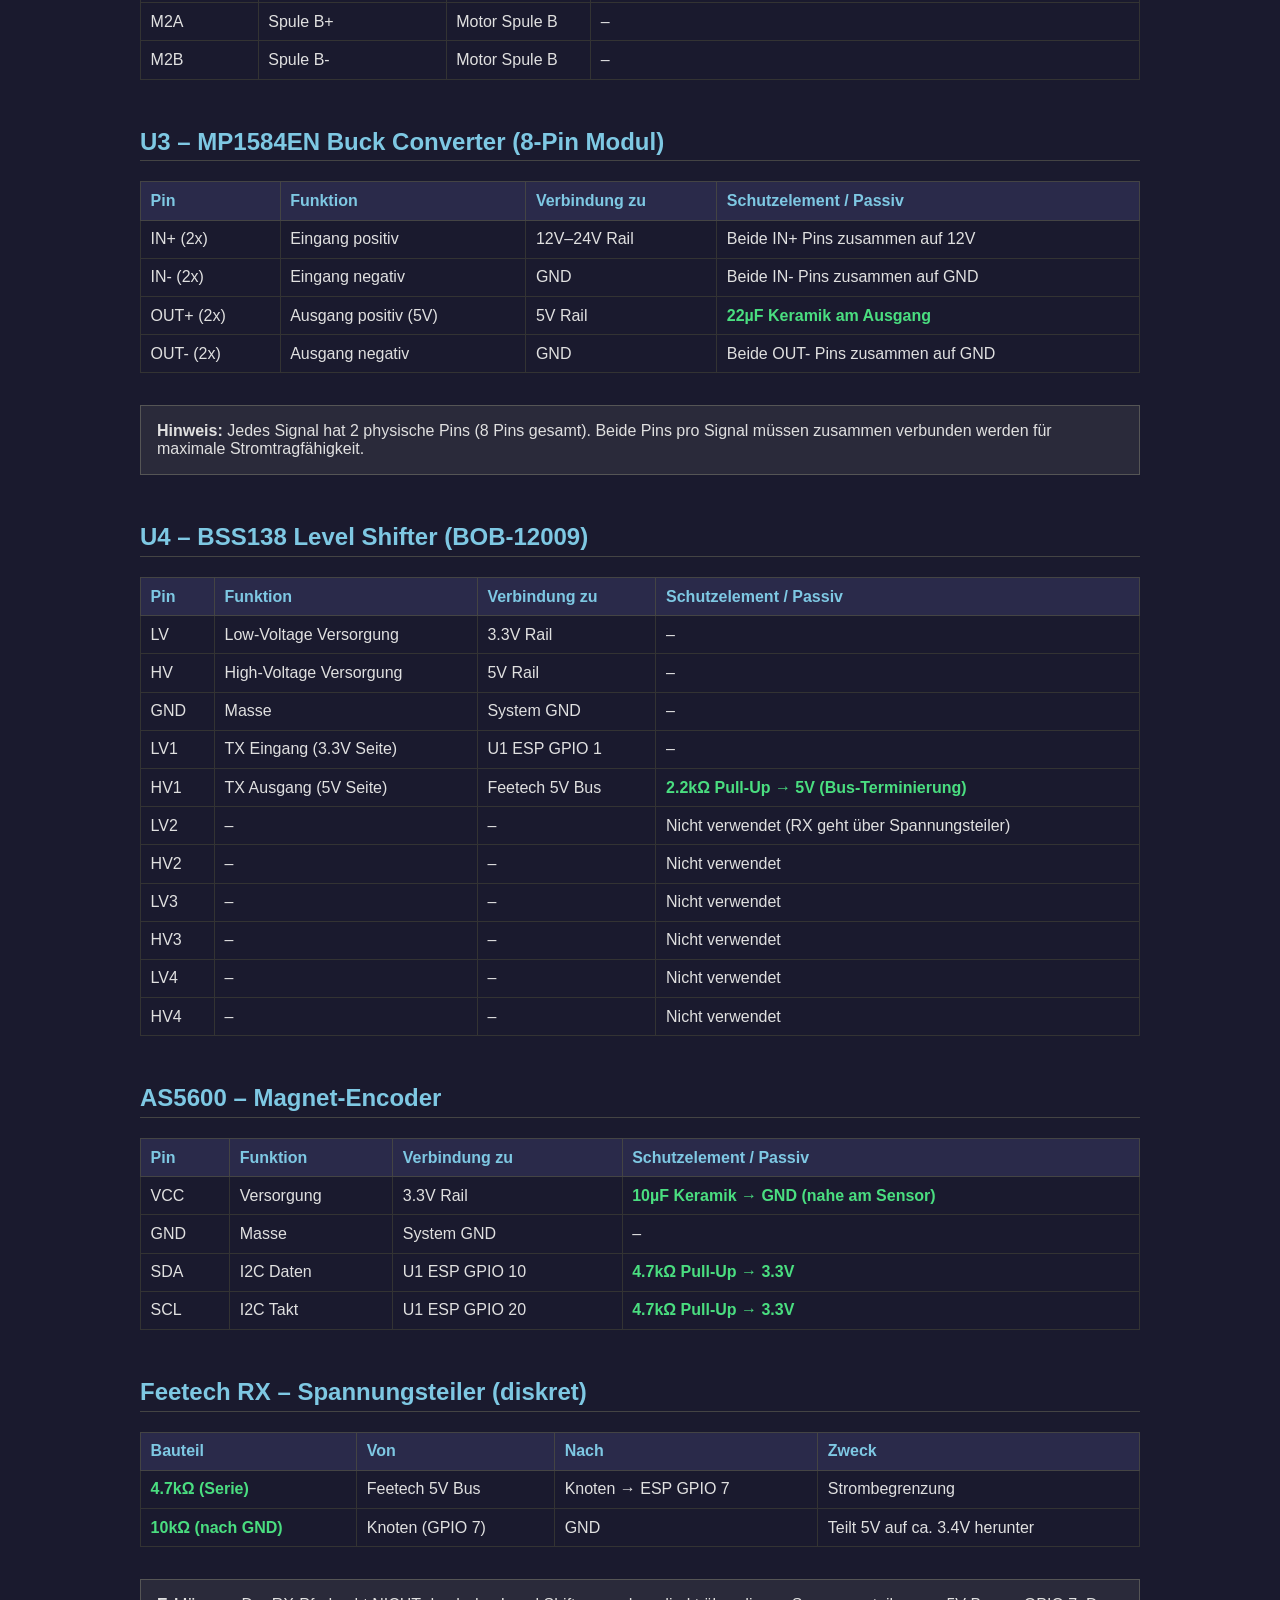
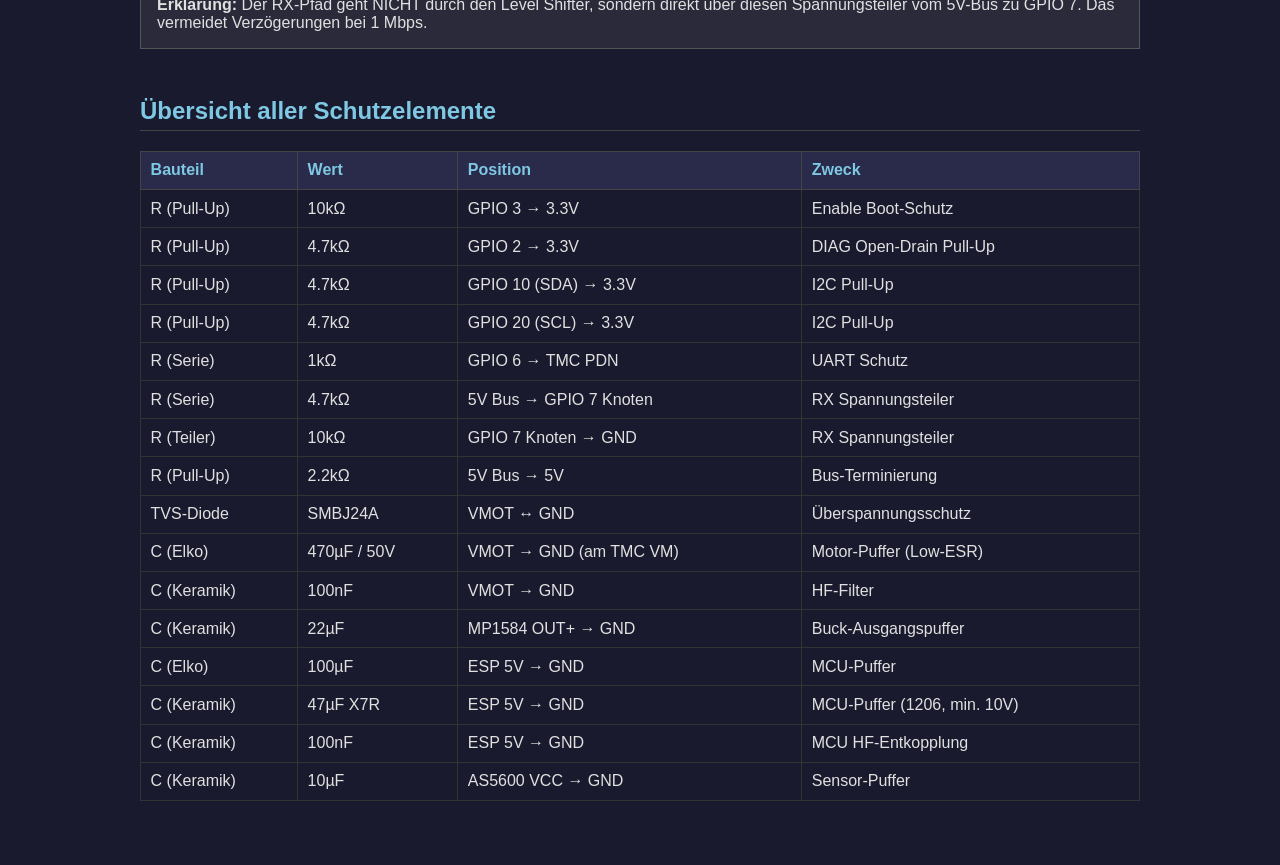
<file: docs/05_Modul_Verdrahtung_V1.6.html>
<!DOCTYPE html>
<html lang="de">
<head>
    <meta charset="UTF-8">
    <title>Modul-Verdrahtung V1.6 - Smart Servo Stepper V2</title>
    <style>
        body { font-family: Arial, sans-serif; background: #1a1a2e; color: #e0e0e0; padding: 2rem; max-width: 1000px; margin: 0 auto; }
        h1 { color: #fff; border-bottom: 2px solid #555; padding-bottom: 0.5rem; }
        h2 { color: #7ec8e3; margin-top: 3rem; border-bottom: 1px solid #444; padding-bottom: 0.3rem; }
        table { width: 100%; border-collapse: collapse; margin: 1rem 0 2rem 0; }
        th { background: #2a2a4a; color: #7ec8e3; text-align: left; padding: 0.6rem; border: 1px solid #444; }
        td { padding: 0.6rem; border: 1px solid #333; vertical-align: top; }
        .prot { color: #4ade80; font-weight: bold; }
        .warn { color: #fbbf24; }
        .danger { color: #f87171; font-weight: bold; }
        .note { background: #2a2a3a; border: 1px solid #555; padding: 1rem; margin: 1rem 0; }
    </style>
</head>
<body>

<h1>Modul-Verdrahtung V1.6 (Vollständig)</h1>
<p>Jeder Pin jedes Moduls. Jeder Widerstand, jeder Kondensator, jede Diode.</p>

<!-- ===== U1: ESP32-C3 SUPER MINI ===== -->
<h2>U1 – ESP32-C3 Super Mini</h2>
<table>
    <tr><th>Pin</th><th>Funktion</th><th>Verbindung zu</th><th>Schutzelement / Passiv</th></tr>
    <tr><td>5V / VBUS</td><td>Versorgung</td><td>U3 MP1584EN OUT+</td><td class="prot">100µF Elko + 47µF Keramik (X7R 1206) + 100nF → GND</td></tr>
    <tr><td>GND</td><td>Masse</td><td>System GND</td><td>–</td></tr>
    <tr><td>3.3V</td><td>Logik-Ausgang</td><td>3.3V Rail (TMC VCC_IO, AS5600 VCC, BSS138 LV)</td><td>–</td></tr>
    <tr><td>GPIO 1</td><td>Feetech TX</td><td>U4 BSS138 LV-Eingang</td><td>Via Level Shifter (3.3V → 5V)</td></tr>
    <tr><td>GPIO 2</td><td>DIAG TMC</td><td>U2 TMC2209 DIAG</td><td class="prot">4.7kΩ Pull-Up → 3.3V</td></tr>
    <tr><td>GPIO 3</td><td>ENABLE</td><td>U2 TMC2209 EN</td><td class="prot">10kΩ Pull-Up → 3.3V (Boot = Motor AUS)</td></tr>
    <tr><td>GPIO 4</td><td>STEP</td><td>U2 TMC2209 STEP</td><td>Direkt</td></tr>
    <tr><td>GPIO 5</td><td>DIR</td><td>U2 TMC2209 DIR</td><td>Direkt</td></tr>
    <tr><td>GPIO 6</td><td>UART TMC</td><td>U2 TMC2209 PDN</td><td class="prot">1kΩ Serienwiderstand</td></tr>
    <tr><td>GPIO 7</td><td>Feetech RX</td><td>Feetech 5V Bus</td><td class="prot">Spannungsteiler: 4.7kΩ Serie + 10kΩ → GND</td></tr>
    <tr><td>GPIO 8</td><td>Status-LED</td><td>On-Board LED (blau)</td><td>Intern (Active LOW)</td></tr>
    <tr><td>GPIO 10</td><td>I2C SDA</td><td>AS5600 SDA</td><td class="prot">4.7kΩ Pull-Up → 3.3V</td></tr>
    <tr><td>GPIO 20</td><td>I2C SCL</td><td>AS5600 SCL</td><td class="prot">4.7kΩ Pull-Up → 3.3V</td></tr>
    <tr><td>GPIO 18</td><td>USB D-</td><td class="danger">NICHT BESCHALTEN</td><td>–</td></tr>
    <tr><td>GPIO 19</td><td>USB D+</td><td class="danger">NICHT BESCHALTEN</td><td>–</td></tr>
</table>

<!-- ===== U2: TMC2209 SILENTSTEPSTICK ===== -->
<h2>U2 – TMC2209 SilentStepStick</h2>
<table>
    <tr><th>Pin</th><th>Funktion</th><th>Verbindung zu</th><th>Schutzelement / Passiv</th></tr>
    <tr><td>EN</td><td>Enable (Active LOW)</td><td>U1 ESP GPIO 3</td><td class="prot">10kΩ Pull-Up → 3.3V</td></tr>
    <tr><td>MS1 (AD0)</td><td>UART Adresse Bit 0</td><td>GND</td><td>Setzt Adresse 0</td></tr>
    <tr><td>MS2 (AD1)</td><td>UART Adresse Bit 1</td><td>GND</td><td>Setzt Adresse 0</td></tr>
    <tr><td>PDN</td><td>PDN_UART</td><td>U1 ESP GPIO 6</td><td class="prot">1kΩ Serienwiderstand</td></tr>
    <tr><td>SPRD</td><td>SpreadCycle Modus</td><td>GND (oder offen)</td><td>–</td></tr>
    <tr><td>STEP</td><td>Schritt-Impuls</td><td>U1 ESP GPIO 4</td><td>Direkt</td></tr>
    <tr><td>DIR</td><td>Richtung</td><td>U1 ESP GPIO 5</td><td>Direkt</td></tr>
    <tr><td>DIAG</td><td>Diagnose (Open-Drain)</td><td>U1 ESP GPIO 2</td><td class="prot">4.7kΩ Pull-Up → 3.3V</td></tr>
    <tr><td>CLK</td><td>Takt</td><td>–</td><td>Nicht verbinden (interner Oszillator)</td></tr>
    <tr><td>VCC_IO</td><td>Logik-Versorgung</td><td>3.3V Rail</td><td class="danger">NICHT an 5V! Nur 3.3V!</td></tr>
    <tr><td>VM</td><td>Motor-Versorgung</td><td>12V–24V Rail</td><td class="prot">470µF/50V Elko (Low-ESR) + SMBJ24A TVS + 100nF Keramik → GND</td></tr>
    <tr><td>GND (Logik)</td><td>Logik-Masse</td><td>System GND</td><td>–</td></tr>
    <tr><td>GND (Power)</td><td>Motor-Masse</td><td>System GND</td><td>–</td></tr>
    <tr><td>M1A</td><td>Spule A+</td><td>Motor Spule A</td><td>–</td></tr>
    <tr><td>M1B</td><td>Spule A-</td><td>Motor Spule A</td><td>–</td></tr>
    <tr><td>M2A</td><td>Spule B+</td><td>Motor Spule B</td><td>–</td></tr>
    <tr><td>M2B</td><td>Spule B-</td><td>Motor Spule B</td><td>–</td></tr>
</table>

<!-- ===== U3: MP1584EN BUCK CONVERTER ===== -->
<h2>U3 – MP1584EN Buck Converter (8-Pin Modul)</h2>
<table>
    <tr><th>Pin</th><th>Funktion</th><th>Verbindung zu</th><th>Schutzelement / Passiv</th></tr>
    <tr><td>IN+ (2x)</td><td>Eingang positiv</td><td>12V–24V Rail</td><td>Beide IN+ Pins zusammen auf 12V</td></tr>
    <tr><td>IN- (2x)</td><td>Eingang negativ</td><td>GND</td><td>Beide IN- Pins zusammen auf GND</td></tr>
    <tr><td>OUT+ (2x)</td><td>Ausgang positiv (5V)</td><td>5V Rail</td><td class="prot">22µF Keramik am Ausgang</td></tr>
    <tr><td>OUT- (2x)</td><td>Ausgang negativ</td><td>GND</td><td>Beide OUT- Pins zusammen auf GND</td></tr>
</table>
<div class="note">
    <strong>Hinweis:</strong> Jedes Signal hat 2 physische Pins (8 Pins gesamt). Beide Pins pro Signal müssen zusammen verbunden werden für maximale Stromtragfähigkeit.
</div>

<!-- ===== U4: BSS138 LEVEL SHIFTER ===== -->
<h2>U4 – BSS138 Level Shifter (BOB-12009)</h2>
<table>
    <tr><th>Pin</th><th>Funktion</th><th>Verbindung zu</th><th>Schutzelement / Passiv</th></tr>
    <tr><td>LV</td><td>Low-Voltage Versorgung</td><td>3.3V Rail</td><td>–</td></tr>
    <tr><td>HV</td><td>High-Voltage Versorgung</td><td>5V Rail</td><td>–</td></tr>
    <tr><td>GND</td><td>Masse</td><td>System GND</td><td>–</td></tr>
    <tr><td>LV1</td><td>TX Eingang (3.3V Seite)</td><td>U1 ESP GPIO 1</td><td>–</td></tr>
    <tr><td>HV1</td><td>TX Ausgang (5V Seite)</td><td>Feetech 5V Bus</td><td class="prot">2.2kΩ Pull-Up → 5V (Bus-Terminierung)</td></tr>
    <tr><td>LV2</td><td>–</td><td>–</td><td>Nicht verwendet (RX geht über Spannungsteiler)</td></tr>
    <tr><td>HV2</td><td>–</td><td>–</td><td>Nicht verwendet</td></tr>
    <tr><td>LV3</td><td>–</td><td>–</td><td>Nicht verwendet</td></tr>
    <tr><td>HV3</td><td>–</td><td>–</td><td>Nicht verwendet</td></tr>
    <tr><td>LV4</td><td>–</td><td>–</td><td>Nicht verwendet</td></tr>
    <tr><td>HV4</td><td>–</td><td>–</td><td>Nicht verwendet</td></tr>
</table>

<!-- ===== AS5600 ENCODER ===== -->
<h2>AS5600 – Magnet-Encoder</h2>
<table>
    <tr><th>Pin</th><th>Funktion</th><th>Verbindung zu</th><th>Schutzelement / Passiv</th></tr>
    <tr><td>VCC</td><td>Versorgung</td><td>3.3V Rail</td><td class="prot">10µF Keramik → GND (nahe am Sensor)</td></tr>
    <tr><td>GND</td><td>Masse</td><td>System GND</td><td>–</td></tr>
    <tr><td>SDA</td><td>I2C Daten</td><td>U1 ESP GPIO 10</td><td class="prot">4.7kΩ Pull-Up → 3.3V</td></tr>
    <tr><td>SCL</td><td>I2C Takt</td><td>U1 ESP GPIO 20</td><td class="prot">4.7kΩ Pull-Up → 3.3V</td></tr>
</table>

<!-- ===== FEETECH RX SPANNUNGSTEILER ===== -->
<h2>Feetech RX – Spannungsteiler (diskret)</h2>
<table>
    <tr><th>Bauteil</th><th>Von</th><th>Nach</th><th>Zweck</th></tr>
    <tr><td class="prot">4.7kΩ (Serie)</td><td>Feetech 5V Bus</td><td>Knoten → ESP GPIO 7</td><td>Strombegrenzung</td></tr>
    <tr><td class="prot">10kΩ (nach GND)</td><td>Knoten (GPIO 7)</td><td>GND</td><td>Teilt 5V auf ca. 3.4V herunter</td></tr>
</table>
<div class="note">
    <strong>Erklärung:</strong> Der RX-Pfad geht NICHT durch den Level Shifter, sondern direkt über diesen Spannungsteiler vom 5V-Bus zu GPIO 7. Das vermeidet Verzögerungen bei 1 Mbps.
</div>

<!-- ===== ZUSAMMENFASSUNG SCHUTZELEMENTE ===== -->
<h2>Übersicht aller Schutzelemente</h2>
<table>
    <tr><th>Bauteil</th><th>Wert</th><th>Position</th><th>Zweck</th></tr>
    <tr><td>R (Pull-Up)</td><td>10kΩ</td><td>GPIO 3 → 3.3V</td><td>Enable Boot-Schutz</td></tr>
    <tr><td>R (Pull-Up)</td><td>4.7kΩ</td><td>GPIO 2 → 3.3V</td><td>DIAG Open-Drain Pull-Up</td></tr>
    <tr><td>R (Pull-Up)</td><td>4.7kΩ</td><td>GPIO 10 (SDA) → 3.3V</td><td>I2C Pull-Up</td></tr>
    <tr><td>R (Pull-Up)</td><td>4.7kΩ</td><td>GPIO 20 (SCL) → 3.3V</td><td>I2C Pull-Up</td></tr>
    <tr><td>R (Serie)</td><td>1kΩ</td><td>GPIO 6 → TMC PDN</td><td>UART Schutz</td></tr>
    <tr><td>R (Serie)</td><td>4.7kΩ</td><td>5V Bus → GPIO 7 Knoten</td><td>RX Spannungsteiler</td></tr>
    <tr><td>R (Teiler)</td><td>10kΩ</td><td>GPIO 7 Knoten → GND</td><td>RX Spannungsteiler</td></tr>
    <tr><td>R (Pull-Up)</td><td>2.2kΩ</td><td>5V Bus → 5V</td><td>Bus-Terminierung</td></tr>
    <tr><td>TVS-Diode</td><td>SMBJ24A</td><td>VMOT ↔ GND</td><td>Überspannungsschutz</td></tr>
    <tr><td>C (Elko)</td><td>470µF / 50V</td><td>VMOT → GND (am TMC VM)</td><td>Motor-Puffer (Low-ESR)</td></tr>
    <tr><td>C (Keramik)</td><td>100nF</td><td>VMOT → GND</td><td>HF-Filter</td></tr>
    <tr><td>C (Keramik)</td><td>22µF</td><td>MP1584 OUT+ → GND</td><td>Buck-Ausgangspuffer</td></tr>
    <tr><td>C (Elko)</td><td>100µF</td><td>ESP 5V → GND</td><td>MCU-Puffer</td></tr>
    <tr><td>C (Keramik)</td><td>47µF X7R</td><td>ESP 5V → GND</td><td>MCU-Puffer (1206, min. 10V)</td></tr>
    <tr><td>C (Keramik)</td><td>100nF</td><td>ESP 5V → GND</td><td>MCU HF-Entkopplung</td></tr>
    <tr><td>C (Keramik)</td><td>10µF</td><td>AS5600 VCC → GND</td><td>Sensor-Puffer</td></tr>
</table>

</body>
</html>
</file>
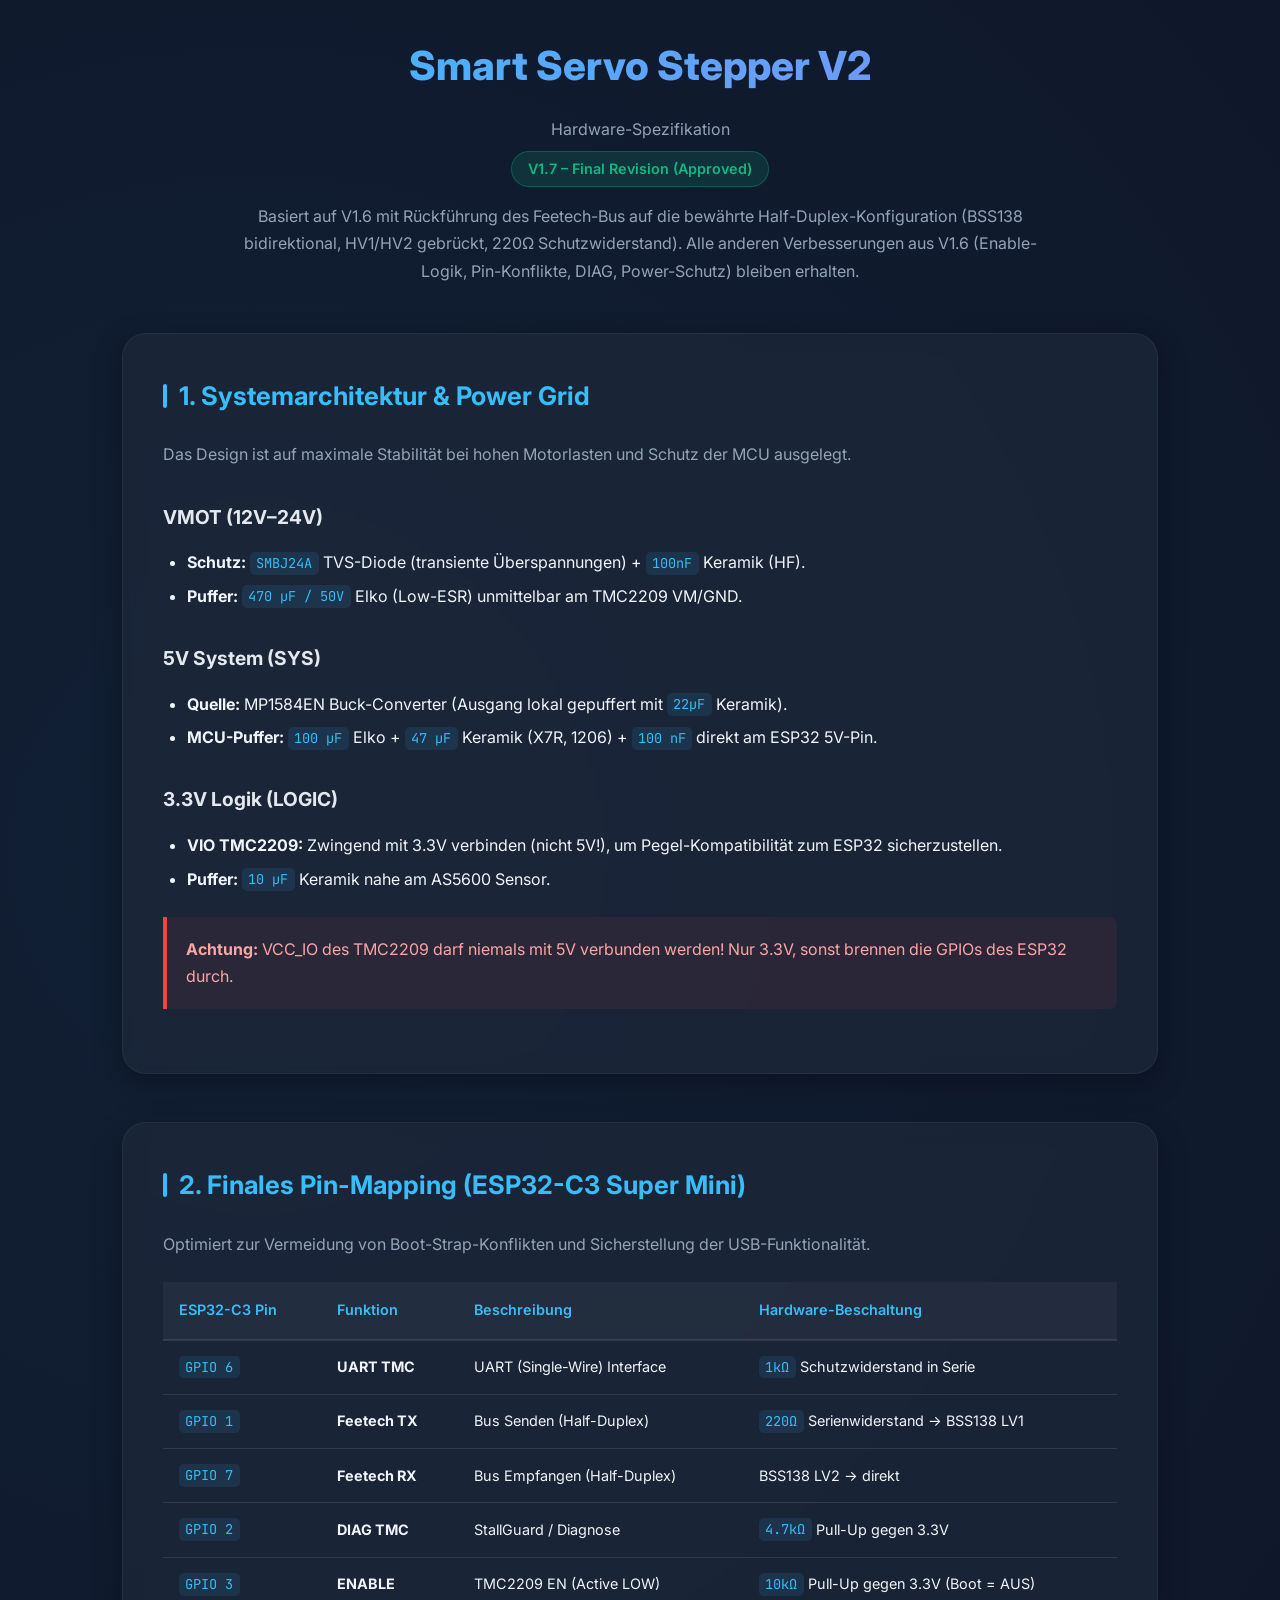
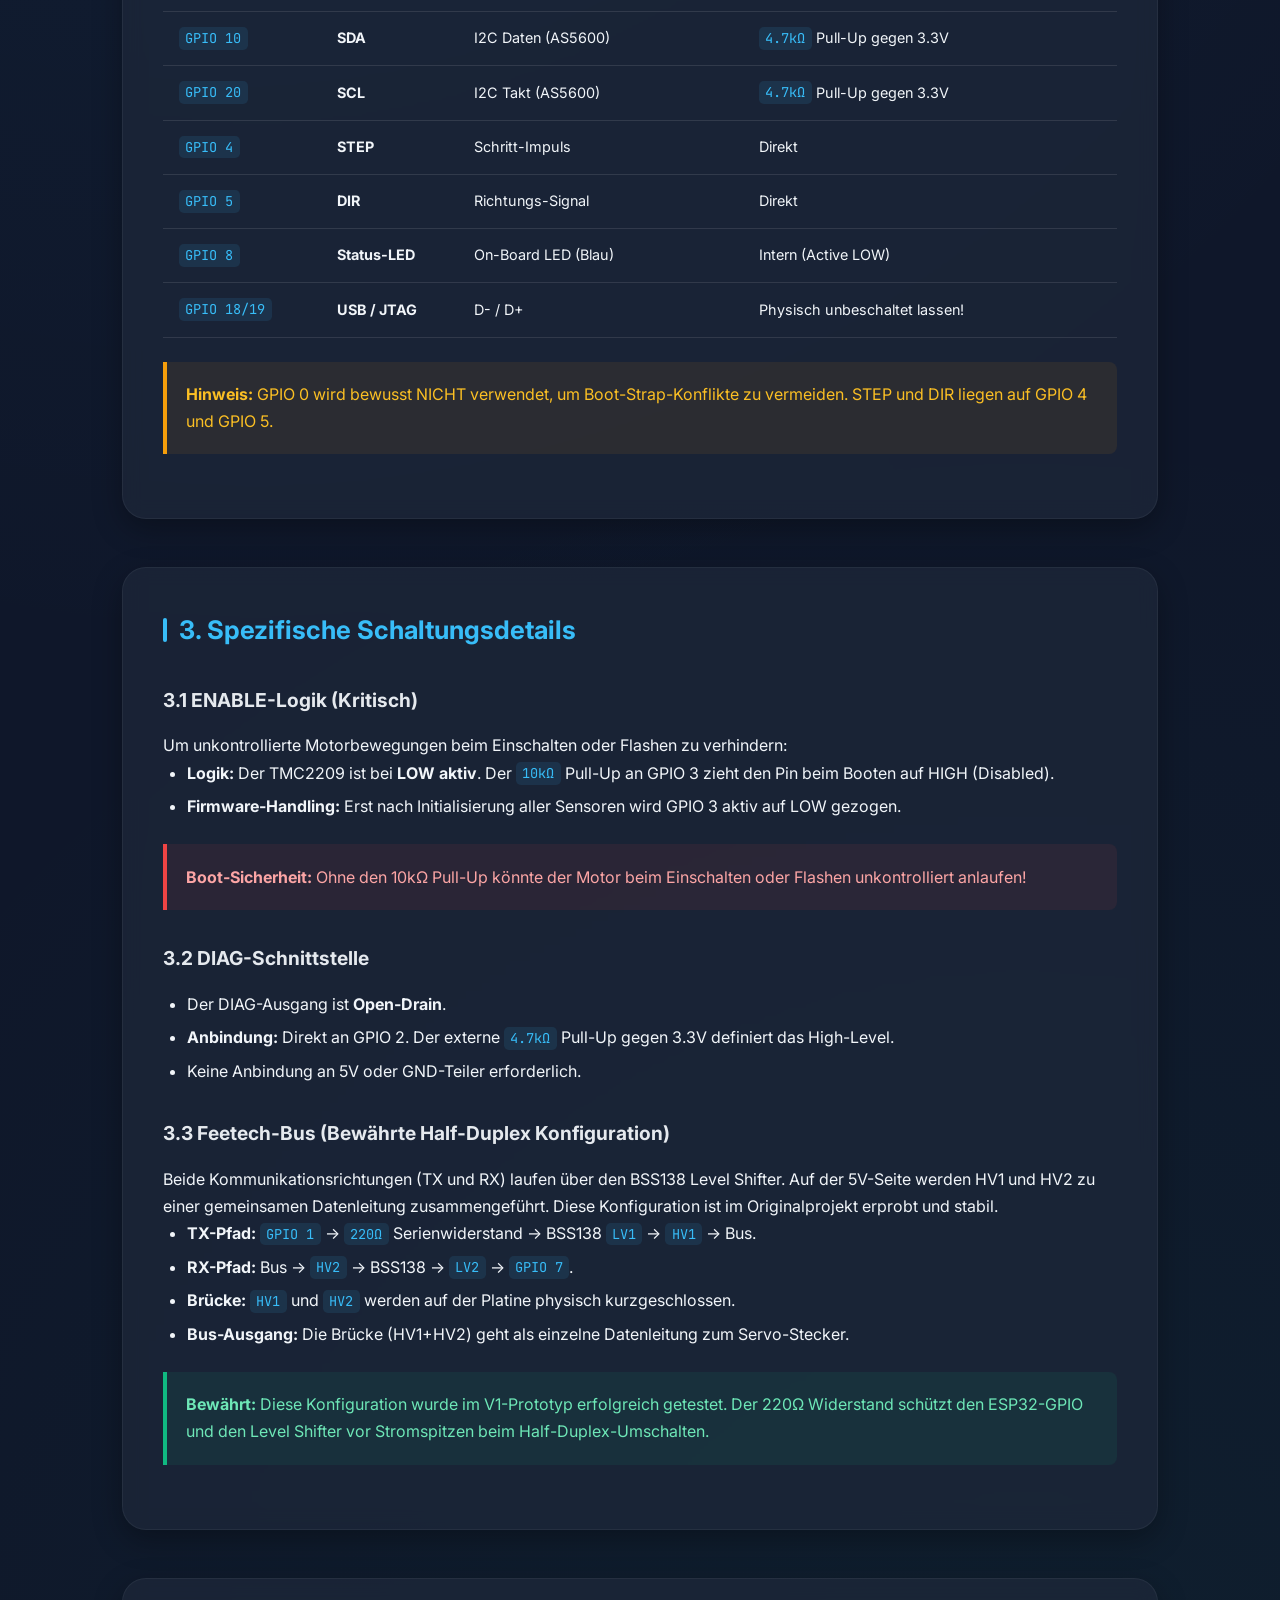
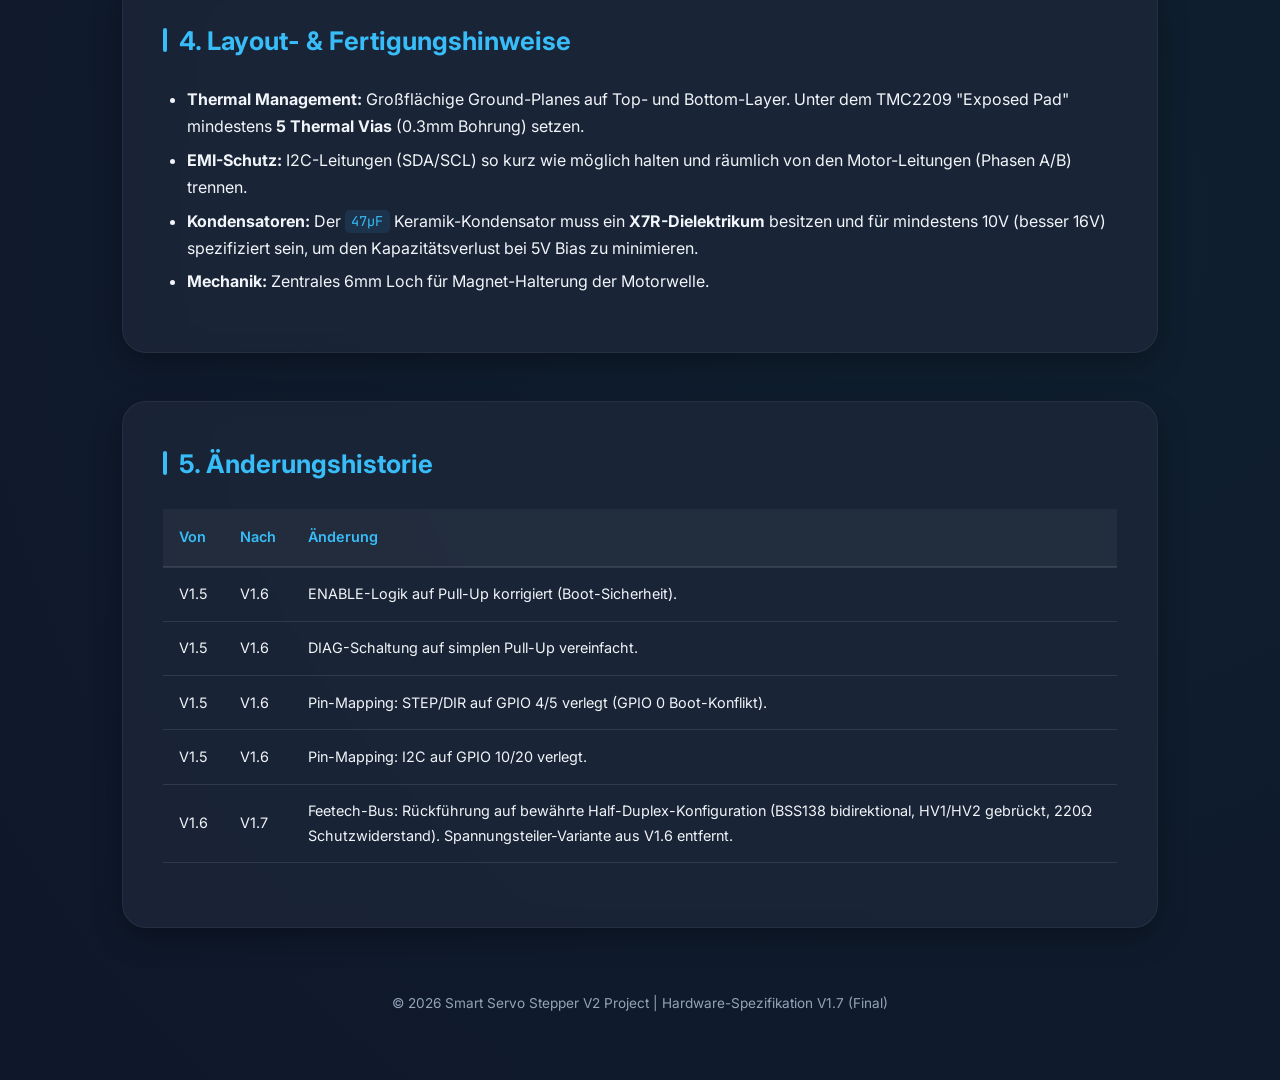
<file: docs/06_Hardware_Spec_V1.7.html>
<!DOCTYPE html>
<html lang="de">
<head>
    <meta charset="UTF-8">
    <meta name="viewport" content="width=device-width, initial-scale=1.0">
    <title>Smart Servo Stepper V2 - Hardware-Spezifikation V1.7</title>
    <link href="https://fonts.googleapis.com/css2?family=Inter:wght@300;400;600;700;800&family=JetBrains+Mono:wght@400;500&display=swap" rel="stylesheet">
    <style>
        :root {
            --bg-color: #0f172a;
            --card-bg: rgba(30, 41, 59, 0.7);
            --accent-color: #38bdf8;
            --success-color: #10b981;
            --warning-color: #f59e0b;
            --danger-color: #ef4444;
            --text-color: #f1f5f9;
            --text-muted: #94a3b8;
            --border-color: rgba(255, 255, 255, 0.1);
            --glass-border: rgba(255, 255, 255, 0.05);
        }

        * { box-sizing: border-box; margin: 0; padding: 0; }

        body {
            font-family: 'Inter', sans-serif;
            background-color: var(--bg-color);
            background-image:
                radial-gradient(circle at 20% 20%, rgba(56, 189, 248, 0.05) 0%, transparent 40%),
                radial-gradient(circle at 80% 80%, rgba(16, 185, 129, 0.05) 0%, transparent 40%);
            color: var(--text-color);
            line-height: 1.7;
            padding: 2rem;
            max-width: 1100px;
            margin: 0 auto;
        }

        header { margin-bottom: 3rem; text-align: center; }

        h1 {
            font-size: 2.5rem;
            font-weight: 800;
            background: linear-gradient(to right, #38bdf8, #818cf8);
            -webkit-background-clip: text;
            -webkit-text-fill-color: transparent;
            margin-bottom: 0.5rem;
        }

        .version-badge {
            display: inline-block;
            background: rgba(16, 185, 129, 0.15);
            color: var(--success-color);
            padding: 0.3rem 1rem;
            border-radius: 2rem;
            font-weight: 600;
            font-size: 0.9rem;
            border: 1px solid rgba(16, 185, 129, 0.3);
            margin-top: 0.5rem;
        }

        p.intro { font-size: 1rem; color: var(--text-muted); max-width: 800px; margin: 1rem auto 0; }

        section {
            margin-bottom: 3rem;
            background: var(--card-bg);
            backdrop-filter: blur(10px);
            border: 1px solid var(--glass-border);
            padding: 2.5rem;
            border-radius: 1.5rem;
            box-shadow: 0 10px 30px rgba(0, 0, 0, 0.3);
        }

        h2 {
            font-size: 1.6rem;
            margin-bottom: 1.5rem;
            color: var(--accent-color);
            display: flex;
            align-items: center;
            gap: 0.75rem;
        }

        h2::before { content: ''; display: block; width: 4px; height: 1.5rem; background: var(--accent-color); border-radius: 2px; }

        h3 { font-size: 1.2rem; margin: 2rem 0 1rem 0; color: var(--text-color); opacity: 0.95; }

        table { width: 100%; border-collapse: collapse; margin-bottom: 1.5rem; font-size: 0.9rem; }
        th { text-align: left; padding: 1rem; background: rgba(255, 255, 255, 0.04); color: var(--accent-color); font-weight: 600; border-bottom: 2px solid var(--border-color); }
        td { padding: 0.9rem 1rem; border-bottom: 1px solid var(--border-color); }
        tr:hover td { background: rgba(255, 255, 255, 0.02); }

        code { font-family: 'JetBrains Mono', monospace; background: rgba(56, 189, 248, 0.1); color: var(--accent-color); padding: 0.15rem 0.4rem; border-radius: 0.3rem; font-size: 0.85rem; }

        .note { background: rgba(245, 158, 11, 0.08); border-left: 4px solid var(--warning-color); padding: 1.2rem; margin: 1.5rem 0; border-radius: 0 0.5rem 0.5rem 0; color: #fbbf24; }
        .critical { background: rgba(239, 68, 68, 0.08); border-left: 4px solid var(--danger-color); padding: 1.2rem; margin: 1.5rem 0; border-radius: 0 0.5rem 0.5rem 0; color: #fca5a5; }
        .success { background: rgba(16, 185, 129, 0.08); border-left: 4px solid var(--success-color); padding: 1.2rem; margin: 1.5rem 0; border-radius: 0 0.5rem 0.5rem 0; color: #6ee7b7; }

        ul { padding-left: 1.5rem; margin-bottom: 1rem; }
        li { margin-bottom: 0.4rem; }

        footer { text-align: center; margin-top: 4rem; padding-bottom: 2rem; color: var(--text-muted); font-size: 0.85rem; }
    </style>
</head>
<body>

    <header>
        <h1>Smart Servo Stepper V2</h1>
        <p class="intro">Hardware-Spezifikation</p>
        <div class="version-badge">V1.7 – Final Revision (Approved)</div>
        <p class="intro">Basiert auf V1.6 mit Rückführung des Feetech-Bus auf die bewährte Half-Duplex-Konfiguration (BSS138 bidirektional, HV1/HV2 gebrückt, 220Ω Schutzwiderstand). Alle anderen Verbesserungen aus V1.6 (Enable-Logik, Pin-Konflikte, DIAG, Power-Schutz) bleiben erhalten.</p>
    </header>

    <!-- ============================== -->
    <!-- SECTION 1: POWER GRID          -->
    <!-- ============================== -->
    <section id="power">
        <h2>1. Systemarchitektur &amp; Power Grid</h2>
        <p style="color: var(--text-muted); margin-bottom: 1.5rem;">Das Design ist auf maximale Stabilität bei hohen Motorlasten und Schutz der MCU ausgelegt.</p>

        <h3>VMOT (12V–24V)</h3>
        <ul>
            <li><strong>Schutz:</strong> <code>SMBJ24A</code> TVS-Diode (transiente Überspannungen) + <code>100nF</code> Keramik (HF).</li>
            <li><strong>Puffer:</strong> <code>470 µF / 50V</code> Elko (Low-ESR) unmittelbar am TMC2209 VM/GND.</li>
        </ul>

        <h3>5V System (SYS)</h3>
        <ul>
            <li><strong>Quelle:</strong> MP1584EN Buck-Converter (Ausgang lokal gepuffert mit <code>22µF</code> Keramik).</li>
            <li><strong>MCU-Puffer:</strong> <code>100 µF</code> Elko + <code>47 µF</code> Keramik (X7R, 1206) + <code>100 nF</code> direkt am ESP32 5V-Pin.</li>
        </ul>

        <h3>3.3V Logik (LOGIC)</h3>
        <ul>
            <li><strong>VIO TMC2209:</strong> Zwingend mit 3.3V verbinden (nicht 5V!), um Pegel-Kompatibilität zum ESP32 sicherzustellen.</li>
            <li><strong>Puffer:</strong> <code>10 µF</code> Keramik nahe am AS5600 Sensor.</li>
        </ul>

        <div class="critical">
            <strong>Achtung:</strong> VCC_IO des TMC2209 darf niemals mit 5V verbunden werden! Nur 3.3V, sonst brennen die GPIOs des ESP32 durch.
        </div>
    </section>

    <!-- ============================== -->
    <!-- SECTION 2: PIN MAPPING         -->
    <!-- ============================== -->
    <section id="pinmap">
        <h2>2. Finales Pin-Mapping (ESP32-C3 Super Mini)</h2>
        <p style="color: var(--text-muted); margin-bottom: 1.5rem;">Optimiert zur Vermeidung von Boot-Strap-Konflikten und Sicherstellung der USB-Funktionalität.</p>

        <table>
            <thead>
                <tr>
                    <th>ESP32-C3 Pin</th>
                    <th>Funktion</th>
                    <th>Beschreibung</th>
                    <th>Hardware-Beschaltung</th>
                </tr>
            </thead>
            <tbody>
                <tr>
                    <td><code>GPIO 6</code></td>
                    <td><strong>UART TMC</strong></td>
                    <td>UART (Single-Wire) Interface</td>
                    <td><code>1kΩ</code> Schutzwiderstand in Serie</td>
                </tr>
                <tr>
                    <td><code>GPIO 1</code></td>
                    <td><strong>Feetech TX</strong></td>
                    <td>Bus Senden (Half-Duplex)</td>
                    <td><code>220Ω</code> Serienwiderstand → BSS138 LV1</td>
                </tr>
                <tr>
                    <td><code>GPIO 7</code></td>
                    <td><strong>Feetech RX</strong></td>
                    <td>Bus Empfangen (Half-Duplex)</td>
                    <td>BSS138 LV2 → direkt</td>
                </tr>
                <tr>
                    <td><code>GPIO 2</code></td>
                    <td><strong>DIAG TMC</strong></td>
                    <td>StallGuard / Diagnose</td>
                    <td><code>4.7kΩ</code> Pull-Up gegen 3.3V</td>
                </tr>
                <tr>
                    <td><code>GPIO 3</code></td>
                    <td><strong>ENABLE</strong></td>
                    <td>TMC2209 EN (Active LOW)</td>
                    <td><code>10kΩ</code> Pull-Up gegen 3.3V (Boot = AUS)</td>
                </tr>
                <tr>
                    <td><code>GPIO 10</code></td>
                    <td><strong>SDA</strong></td>
                    <td>I2C Daten (AS5600)</td>
                    <td><code>4.7kΩ</code> Pull-Up gegen 3.3V</td>
                </tr>
                <tr>
                    <td><code>GPIO 20</code></td>
                    <td><strong>SCL</strong></td>
                    <td>I2C Takt (AS5600)</td>
                    <td><code>4.7kΩ</code> Pull-Up gegen 3.3V</td>
                </tr>
                <tr>
                    <td><code>GPIO 4</code></td>
                    <td><strong>STEP</strong></td>
                    <td>Schritt-Impuls</td>
                    <td>Direkt</td>
                </tr>
                <tr>
                    <td><code>GPIO 5</code></td>
                    <td><strong>DIR</strong></td>
                    <td>Richtungs-Signal</td>
                    <td>Direkt</td>
                </tr>
                <tr>
                    <td><code>GPIO 8</code></td>
                    <td><strong>Status-LED</strong></td>
                    <td>On-Board LED (Blau)</td>
                    <td>Intern (Active LOW)</td>
                </tr>
                <tr>
                    <td><code>GPIO 18/19</code></td>
                    <td><strong>USB / JTAG</strong></td>
                    <td>D- / D+</td>
                    <td>Physisch unbeschaltet lassen!</td>
                </tr>
            </tbody>
        </table>

        <div class="note">
            <strong>Hinweis:</strong> GPIO 0 wird bewusst NICHT verwendet, um Boot-Strap-Konflikte zu vermeiden. STEP und DIR liegen auf GPIO 4 und GPIO 5.
        </div>
    </section>

    <!-- ============================== -->
    <!-- SECTION 3: SCHALTUNGSDETAILS   -->
    <!-- ============================== -->
    <section id="details">
        <h2>3. Spezifische Schaltungsdetails</h2>

        <h3>3.1 ENABLE-Logik (Kritisch)</h3>
        <p>Um unkontrollierte Motorbewegungen beim Einschalten oder Flashen zu verhindern:</p>
        <ul>
            <li><strong>Logik:</strong> Der TMC2209 ist bei <strong>LOW aktiv</strong>. Der <code>10kΩ</code> Pull-Up an GPIO 3 zieht den Pin beim Booten auf HIGH (Disabled).</li>
            <li><strong>Firmware-Handling:</strong> Erst nach Initialisierung aller Sensoren wird GPIO 3 aktiv auf LOW gezogen.</li>
        </ul>
        <div class="critical">
            <strong>Boot-Sicherheit:</strong> Ohne den 10kΩ Pull-Up könnte der Motor beim Einschalten oder Flashen unkontrolliert anlaufen!
        </div>

        <h3>3.2 DIAG-Schnittstelle</h3>
        <ul>
            <li>Der DIAG-Ausgang ist <strong>Open-Drain</strong>.</li>
            <li><strong>Anbindung:</strong> Direkt an GPIO 2. Der externe <code>4.7kΩ</code> Pull-Up gegen 3.3V definiert das High-Level.</li>
            <li>Keine Anbindung an 5V oder GND-Teiler erforderlich.</li>
        </ul>

        <h3>3.3 Feetech-Bus (Bewährte Half-Duplex Konfiguration)</h3>
        <p>Beide Kommunikationsrichtungen (TX und RX) laufen über den BSS138 Level Shifter. Auf der 5V-Seite werden HV1 und HV2 zu einer gemeinsamen Datenleitung zusammengeführt. Diese Konfiguration ist im Originalprojekt erprobt und stabil.</p>
        <ul>
            <li><strong>TX-Pfad:</strong> <code>GPIO 1</code> → <code>220Ω</code> Serienwiderstand → BSS138 <code>LV1</code> → <code>HV1</code> → Bus.</li>
            <li><strong>RX-Pfad:</strong> Bus → <code>HV2</code> → BSS138 → <code>LV2</code> → <code>GPIO 7</code>.</li>
            <li><strong>Brücke:</strong> <code>HV1</code> und <code>HV2</code> werden auf der Platine physisch kurzgeschlossen.</li>
            <li><strong>Bus-Ausgang:</strong> Die Brücke (HV1+HV2) geht als einzelne Datenleitung zum Servo-Stecker.</li>
        </ul>

        <div class="success">
            <strong>Bewährt:</strong> Diese Konfiguration wurde im V1-Prototyp erfolgreich getestet. Der 220Ω Widerstand schützt den ESP32-GPIO und den Level Shifter vor Stromspitzen beim Half-Duplex-Umschalten.
        </div>
    </section>

    <!-- ============================== -->
    <!-- SECTION 4: LAYOUT-HINWEISE     -->
    <!-- ============================== -->
    <section id="layout">
        <h2>4. Layout- &amp; Fertigungshinweise</h2>
        <ul>
            <li><strong>Thermal Management:</strong> Großflächige Ground-Planes auf Top- und Bottom-Layer. Unter dem TMC2209 "Exposed Pad" mindestens <strong>5 Thermal Vias</strong> (0.3mm Bohrung) setzen.</li>
            <li><strong>EMI-Schutz:</strong> I2C-Leitungen (SDA/SCL) so kurz wie möglich halten und räumlich von den Motor-Leitungen (Phasen A/B) trennen.</li>
            <li><strong>Kondensatoren:</strong> Der <code>47µF</code> Keramik-Kondensator muss ein <strong>X7R-Dielektrikum</strong> besitzen und für mindestens 10V (besser 16V) spezifiziert sein, um den Kapazitätsverlust bei 5V Bias zu minimieren.</li>
            <li><strong>Mechanik:</strong> Zentrales 6mm Loch für Magnet-Halterung der Motorwelle.</li>
        </ul>
    </section>

    <!-- ============================== -->
    <!-- SECTION 5: ÄNDERUNGSHISTORIE   -->
    <!-- ============================== -->
    <section id="changelog">
        <h2>5. Änderungshistorie</h2>
        <table>
            <thead>
                <tr>
                    <th>Von</th>
                    <th>Nach</th>
                    <th>Änderung</th>
                </tr>
            </thead>
            <tbody>
                <tr>
                    <td>V1.5</td>
                    <td>V1.6</td>
                    <td>ENABLE-Logik auf Pull-Up korrigiert (Boot-Sicherheit).</td>
                </tr>
                <tr>
                    <td>V1.5</td>
                    <td>V1.6</td>
                    <td>DIAG-Schaltung auf simplen Pull-Up vereinfacht.</td>
                </tr>
                <tr>
                    <td>V1.5</td>
                    <td>V1.6</td>
                    <td>Pin-Mapping: STEP/DIR auf GPIO 4/5 verlegt (GPIO 0 Boot-Konflikt).</td>
                </tr>
                <tr>
                    <td>V1.5</td>
                    <td>V1.6</td>
                    <td>Pin-Mapping: I2C auf GPIO 10/20 verlegt.</td>
                </tr>
                <tr>
                    <td>V1.6</td>
                    <td>V1.7</td>
                    <td>Feetech-Bus: Rückführung auf bewährte Half-Duplex-Konfiguration (BSS138 bidirektional, HV1/HV2 gebrückt, 220Ω Schutzwiderstand). Spannungsteiler-Variante aus V1.6 entfernt.</td>
                </tr>
            </tbody>
        </table>
    </section>

    <footer>
        &copy; 2026 Smart Servo Stepper V2 Project | Hardware-Spezifikation V1.7 (Final)
    </footer>

</body>
</html>
</file>
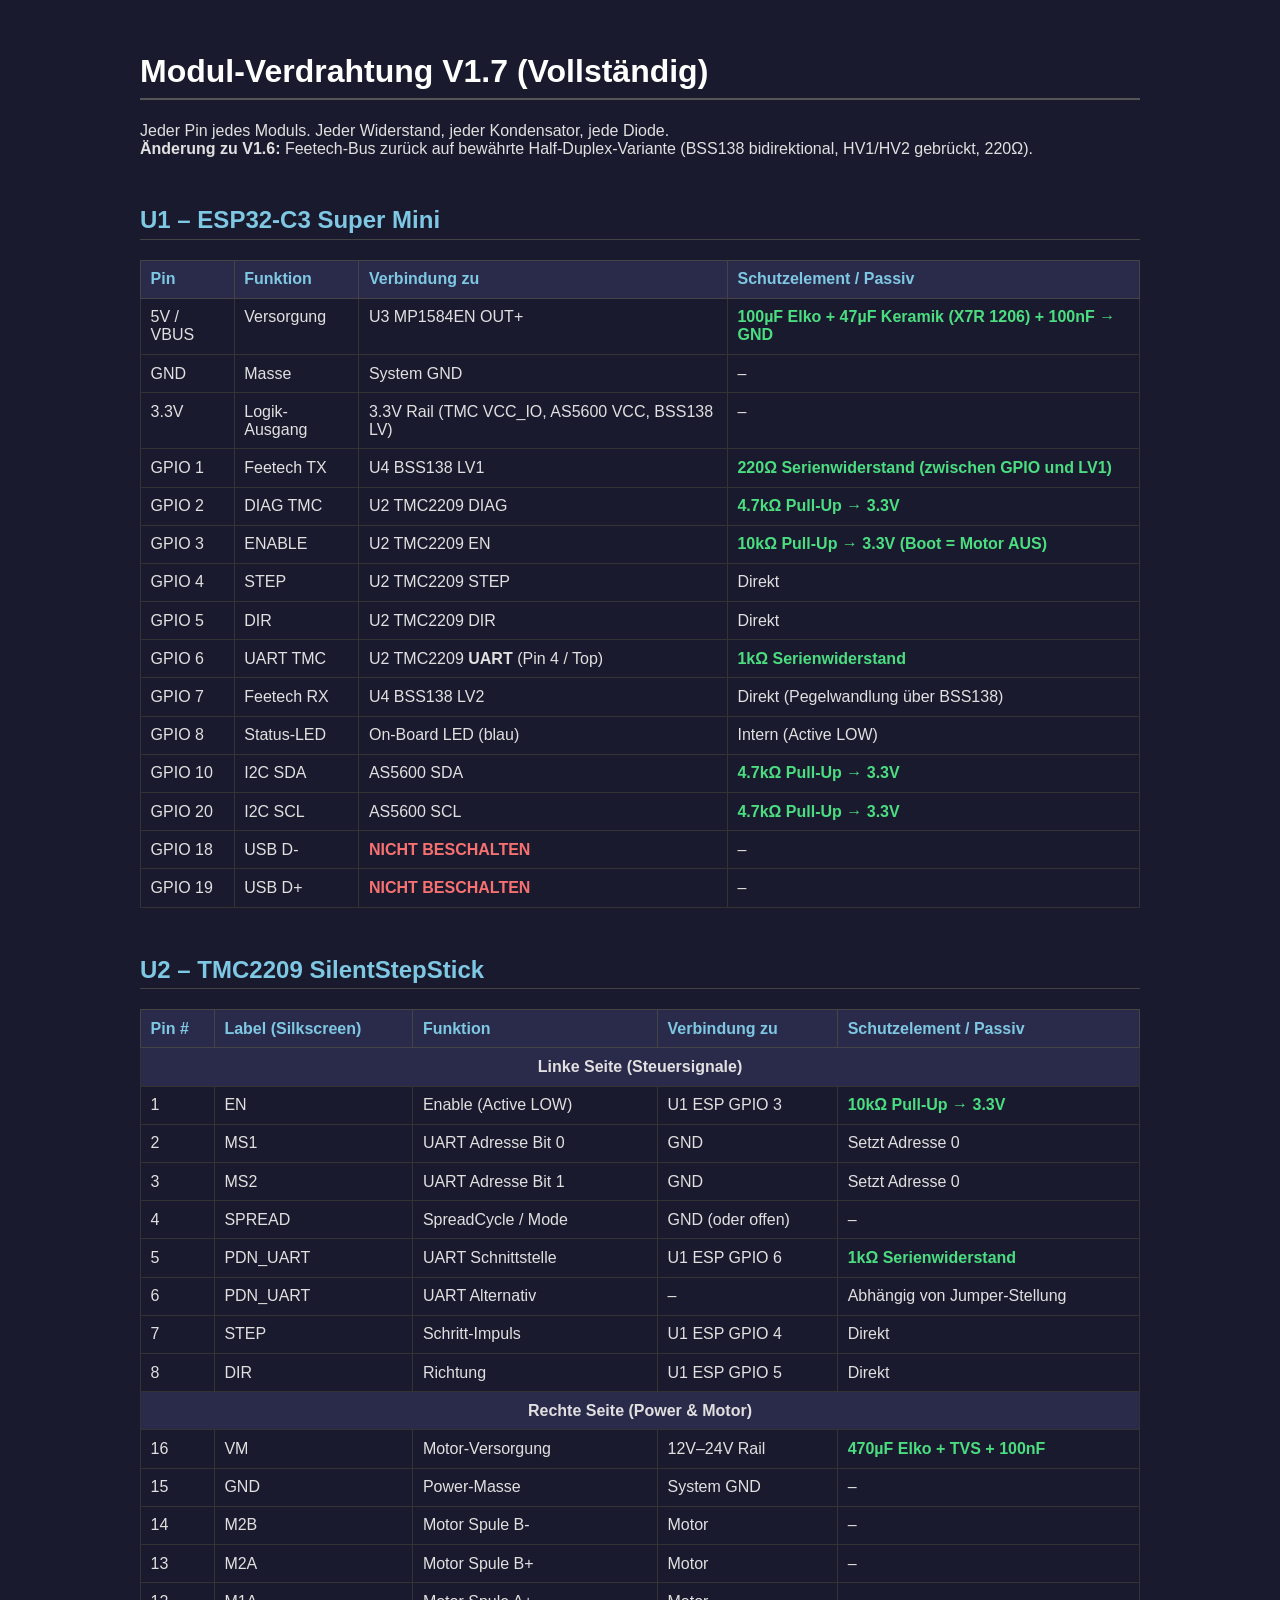
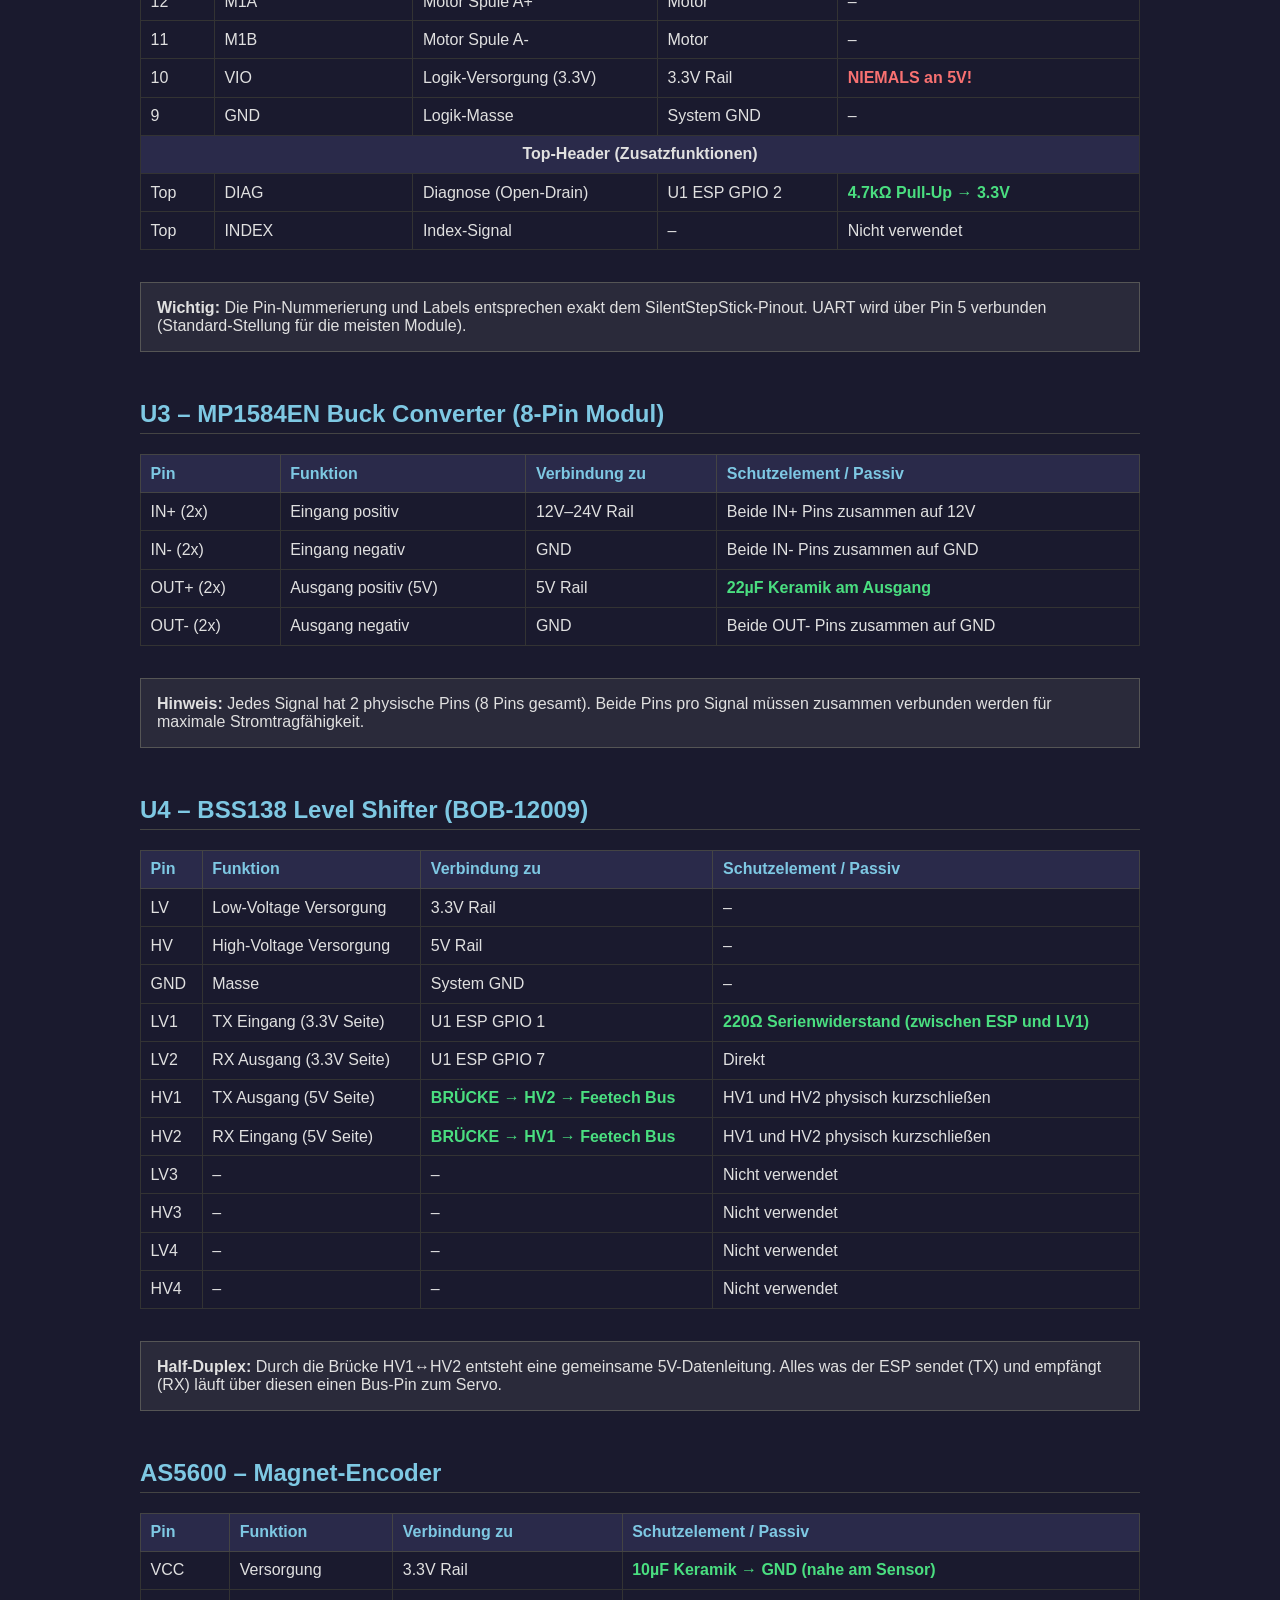
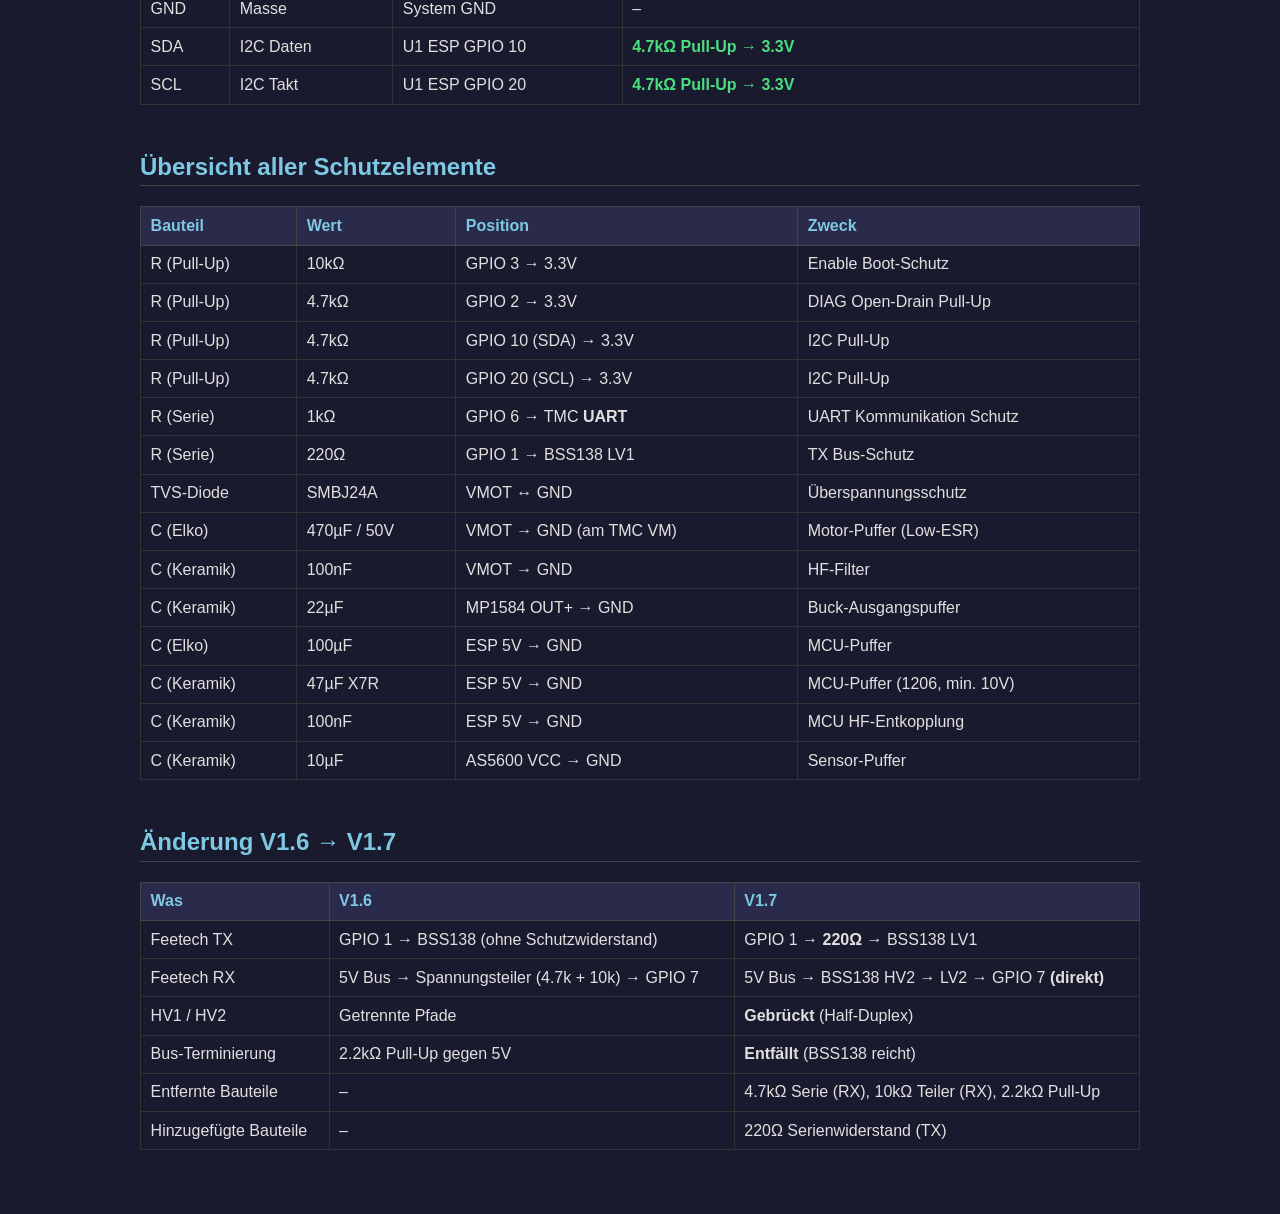
<file: docs/07_Modul_Verdrahtung_V1.7.html>
<!DOCTYPE html>
<html lang="de">
<head>
    <meta charset="UTF-8">
    <title>Modul-Verdrahtung V1.7 - Smart Servo Stepper V2</title>
    <style>
        body { font-family: Arial, sans-serif; background: #1a1a2e; color: #e0e0e0; padding: 2rem; max-width: 1000px; margin: 0 auto; }
        h1 { color: #fff; border-bottom: 2px solid #555; padding-bottom: 0.5rem; }
        h2 { color: #7ec8e3; margin-top: 3rem; border-bottom: 1px solid #444; padding-bottom: 0.3rem; }
        table { width: 100%; border-collapse: collapse; margin: 1rem 0 2rem 0; }
        th { background: #2a2a4a; color: #7ec8e3; text-align: left; padding: 0.6rem; border: 1px solid #444; }
        td { padding: 0.6rem; border: 1px solid #333; vertical-align: top; }
        .prot { color: #4ade80; font-weight: bold; }
        .warn { color: #fbbf24; }
        .danger { color: #f87171; font-weight: bold; }
        .note { background: #2a2a3a; border: 1px solid #555; padding: 1rem; margin: 1rem 0; }
    </style>
</head>
<body>

<h1>Modul-Verdrahtung V1.7 (Vollständig)</h1>
<p>Jeder Pin jedes Moduls. Jeder Widerstand, jeder Kondensator, jede Diode.<br>
<strong>Änderung zu V1.6:</strong> Feetech-Bus zurück auf bewährte Half-Duplex-Variante (BSS138 bidirektional, HV1/HV2 gebrückt, 220Ω).</p>

<!-- ===== U1: ESP32-C3 SUPER MINI ===== -->
<h2>U1 – ESP32-C3 Super Mini</h2>
<table>
    <tr><th>Pin</th><th>Funktion</th><th>Verbindung zu</th><th>Schutzelement / Passiv</th></tr>
    <tr><td>5V / VBUS</td><td>Versorgung</td><td>U3 MP1584EN OUT+</td><td class="prot">100µF Elko + 47µF Keramik (X7R 1206) + 100nF → GND</td></tr>
    <tr><td>GND</td><td>Masse</td><td>System GND</td><td>–</td></tr>
    <tr><td>3.3V</td><td>Logik-Ausgang</td><td>3.3V Rail (TMC VCC_IO, AS5600 VCC, BSS138 LV)</td><td>–</td></tr>
    <tr><td>GPIO 1</td><td>Feetech TX</td><td>U4 BSS138 LV1</td><td class="prot">220Ω Serienwiderstand (zwischen GPIO und LV1)</td></tr>
    <tr><td>GPIO 2</td><td>DIAG TMC</td><td>U2 TMC2209 DIAG</td><td class="prot">4.7kΩ Pull-Up → 3.3V</td></tr>
    <tr><td>GPIO 3</td><td>ENABLE</td><td>U2 TMC2209 EN</td><td class="prot">10kΩ Pull-Up → 3.3V (Boot = Motor AUS)</td></tr>
    <tr><td>GPIO 4</td><td>STEP</td><td>U2 TMC2209 STEP</td><td>Direkt</td></tr>
    <tr><td>GPIO 5</td><td>DIR</td><td>U2 TMC2209 DIR</td><td>Direkt</td></tr>
    <tr><td>GPIO 6</td><td>UART TMC</td><td>U2 TMC2209 <strong>UART</strong> (Pin 4 / Top)</td><td class="prot">1kΩ Serienwiderstand</td></tr>
    <tr><td>GPIO 7</td><td>Feetech RX</td><td>U4 BSS138 LV2</td><td>Direkt (Pegelwandlung über BSS138)</td></tr>
    <tr><td>GPIO 8</td><td>Status-LED</td><td>On-Board LED (blau)</td><td>Intern (Active LOW)</td></tr>
    <tr><td>GPIO 10</td><td>I2C SDA</td><td>AS5600 SDA</td><td class="prot">4.7kΩ Pull-Up → 3.3V</td></tr>
    <tr><td>GPIO 20</td><td>I2C SCL</td><td>AS5600 SCL</td><td class="prot">4.7kΩ Pull-Up → 3.3V</td></tr>
    <tr><td>GPIO 18</td><td>USB D-</td><td class="danger">NICHT BESCHALTEN</td><td>–</td></tr>
    <tr><td>GPIO 19</td><td>USB D+</td><td class="danger">NICHT BESCHALTEN</td><td>–</td></tr>
</table>

<!-- ===== U2: TMC2209 SILENTSTEPSTICK (16-Pin Header) ===== -->
<h2>U2 – TMC2209 SilentStepStick</h2>
<table>
    <tr><th>Pin #</th><th>Label (Silkscreen)</th><th>Funktion</th><th>Verbindung zu</th><th>Schutzelement / Passiv</th></tr>
    <tr><td colspan="5" style="background: #2a2a4a; text-align: center; font-weight: bold;">Linke Seite (Steuersignale)</td></tr>
    <tr><td>1</td><td>EN</td><td>Enable (Active LOW)</td><td>U1 ESP GPIO 3</td><td class="prot">10kΩ Pull-Up → 3.3V</td></tr>
    <tr><td>2</td><td>MS1</td><td>UART Adresse Bit 0</td><td>GND</td><td>Setzt Adresse 0</td></tr>
    <tr><td>3</td><td>MS2</td><td>UART Adresse Bit 1</td><td>GND</td><td>Setzt Adresse 0</td></tr>
    <tr><td>4</td><td>SPREAD</td><td>SpreadCycle / Mode</td><td>GND (oder offen)</td><td>–</td></tr>
    <tr><td>5</td><td>PDN_UART</td><td>UART Schnittstelle</td><td>U1 ESP GPIO 6</td><td class="prot">1kΩ Serienwiderstand</td></tr>
    <tr><td>6</td><td>PDN_UART</td><td>UART Alternativ</td><td>–</td><td>Abhängig von Jumper-Stellung</td></tr>
    <tr><td>7</td><td>STEP</td><td>Schritt-Impuls</td><td>U1 ESP GPIO 4</td><td>Direkt</td></tr>
    <tr><td>8</td><td>DIR</td><td>Richtung</td><td>U1 ESP GPIO 5</td><td>Direkt</td></tr>
    <tr><td colspan="5" style="background: #2a2a4a; text-align: center; font-weight: bold;">Rechte Seite (Power & Motor)</td></tr>
    <tr><td>16</td><td>VM</td><td>Motor-Versorgung</td><td>12V–24V Rail</td><td class="prot">470µF Elko + TVS + 100nF</td></tr>
    <tr><td>15</td><td>GND</td><td>Power-Masse</td><td>System GND</td><td>–</td></tr>
    <tr><td>14</td><td>M2B</td><td>Motor Spule B-</td><td>Motor</td><td>–</td></tr>
    <tr><td>13</td><td>M2A</td><td>Motor Spule B+</td><td>Motor</td><td>–</td></tr>
    <tr><td>12</td><td>M1A</td><td>Motor Spule A+</td><td>Motor</td><td>–</td></tr>
    <tr><td>11</td><td>M1B</td><td>Motor Spule A-</td><td>Motor</td><td>–</td></tr>
    <tr><td>10</td><td>VIO</td><td>Logik-Versorgung (3.3V)</td><td>3.3V Rail</td><td class="danger">NIEMALS an 5V!</td></tr>
    <tr><td>9</td><td>GND</td><td>Logik-Masse</td><td>System GND</td><td>–</td></tr>
    <tr><td colspan="5" style="background: #2a2a4a; text-align: center; font-weight: bold;">Top-Header (Zusatzfunktionen)</td></tr>
    <tr><td>Top</td><td>DIAG</td><td>Diagnose (Open-Drain)</td><td>U1 ESP GPIO 2</td><td class="prot">4.7kΩ Pull-Up → 3.3V</td></tr>
    <tr><td>Top</td><td>INDEX</td><td>Index-Signal</td><td>–</td><td>Nicht verwendet</td></tr>
</table>
<div class="note">
    <strong>Wichtig:</strong> Die Pin-Nummerierung und Labels entsprechen exakt dem SilentStepStick-Pinout. UART wird über Pin 5 verbunden (Standard-Stellung für die meisten Module).
</div>

<!-- ===== U3: MP1584EN BUCK CONVERTER ===== -->
<h2>U3 – MP1584EN Buck Converter (8-Pin Modul)</h2>
<table>
    <tr><th>Pin</th><th>Funktion</th><th>Verbindung zu</th><th>Schutzelement / Passiv</th></tr>
    <tr><td>IN+ (2x)</td><td>Eingang positiv</td><td>12V–24V Rail</td><td>Beide IN+ Pins zusammen auf 12V</td></tr>
    <tr><td>IN- (2x)</td><td>Eingang negativ</td><td>GND</td><td>Beide IN- Pins zusammen auf GND</td></tr>
    <tr><td>OUT+ (2x)</td><td>Ausgang positiv (5V)</td><td>5V Rail</td><td class="prot">22µF Keramik am Ausgang</td></tr>
    <tr><td>OUT- (2x)</td><td>Ausgang negativ</td><td>GND</td><td>Beide OUT- Pins zusammen auf GND</td></tr>
</table>
<div class="note">
    <strong>Hinweis:</strong> Jedes Signal hat 2 physische Pins (8 Pins gesamt). Beide Pins pro Signal müssen zusammen verbunden werden für maximale Stromtragfähigkeit.
</div>

<!-- ===== U4: BSS138 LEVEL SHIFTER ===== -->
<h2>U4 – BSS138 Level Shifter (BOB-12009)</h2>
<table>
    <tr><th>Pin</th><th>Funktion</th><th>Verbindung zu</th><th>Schutzelement / Passiv</th></tr>
    <tr><td>LV</td><td>Low-Voltage Versorgung</td><td>3.3V Rail</td><td>–</td></tr>
    <tr><td>HV</td><td>High-Voltage Versorgung</td><td>5V Rail</td><td>–</td></tr>
    <tr><td>GND</td><td>Masse</td><td>System GND</td><td>–</td></tr>
    <tr><td>LV1</td><td>TX Eingang (3.3V Seite)</td><td>U1 ESP GPIO 1</td><td class="prot">220Ω Serienwiderstand (zwischen ESP und LV1)</td></tr>
    <tr><td>LV2</td><td>RX Ausgang (3.3V Seite)</td><td>U1 ESP GPIO 7</td><td>Direkt</td></tr>
    <tr><td>HV1</td><td>TX Ausgang (5V Seite)</td><td class="prot">BRÜCKE → HV2 → Feetech Bus</td><td>HV1 und HV2 physisch kurzschließen</td></tr>
    <tr><td>HV2</td><td>RX Eingang (5V Seite)</td><td class="prot">BRÜCKE → HV1 → Feetech Bus</td><td>HV1 und HV2 physisch kurzschließen</td></tr>
    <tr><td>LV3</td><td>–</td><td>–</td><td>Nicht verwendet</td></tr>
    <tr><td>HV3</td><td>–</td><td>–</td><td>Nicht verwendet</td></tr>
    <tr><td>LV4</td><td>–</td><td>–</td><td>Nicht verwendet</td></tr>
    <tr><td>HV4</td><td>–</td><td>–</td><td>Nicht verwendet</td></tr>
</table>
<div class="note">
    <strong>Half-Duplex:</strong> Durch die Brücke HV1↔HV2 entsteht eine gemeinsame 5V-Datenleitung. Alles was der ESP sendet (TX) und empfängt (RX) läuft über diesen einen Bus-Pin zum Servo.
</div>

<!-- ===== AS5600 ENCODER ===== -->
<h2>AS5600 – Magnet-Encoder</h2>
<table>
    <tr><th>Pin</th><th>Funktion</th><th>Verbindung zu</th><th>Schutzelement / Passiv</th></tr>
    <tr><td>VCC</td><td>Versorgung</td><td>3.3V Rail</td><td class="prot">10µF Keramik → GND (nahe am Sensor)</td></tr>
    <tr><td>GND</td><td>Masse</td><td>System GND</td><td>–</td></tr>
    <tr><td>SDA</td><td>I2C Daten</td><td>U1 ESP GPIO 10</td><td class="prot">4.7kΩ Pull-Up → 3.3V</td></tr>
    <tr><td>SCL</td><td>I2C Takt</td><td>U1 ESP GPIO 20</td><td class="prot">4.7kΩ Pull-Up → 3.3V</td></tr>
</table>

<!-- ===== ZUSAMMENFASSUNG SCHUTZELEMENTE ===== -->
<h2>Übersicht aller Schutzelemente</h2>
<table>
    <tr><th>Bauteil</th><th>Wert</th><th>Position</th><th>Zweck</th></tr>
    <tr><td>R (Pull-Up)</td><td>10kΩ</td><td>GPIO 3 → 3.3V</td><td>Enable Boot-Schutz</td></tr>
    <tr><td>R (Pull-Up)</td><td>4.7kΩ</td><td>GPIO 2 → 3.3V</td><td>DIAG Open-Drain Pull-Up</td></tr>
    <tr><td>R (Pull-Up)</td><td>4.7kΩ</td><td>GPIO 10 (SDA) → 3.3V</td><td>I2C Pull-Up</td></tr>
    <tr><td>R (Pull-Up)</td><td>4.7kΩ</td><td>GPIO 20 (SCL) → 3.3V</td><td>I2C Pull-Up</td></tr>
    <tr><td>R (Serie)</td><td>1kΩ</td><td>GPIO 6 → TMC <strong>UART</strong></td><td>UART Kommunikation Schutz</td></tr>
    <tr><td>R (Serie)</td><td>220Ω</td><td>GPIO 1 → BSS138 LV1</td><td>TX Bus-Schutz</td></tr>
    <tr><td>TVS-Diode</td><td>SMBJ24A</td><td>VMOT ↔ GND</td><td>Überspannungsschutz</td></tr>
    <tr><td>C (Elko)</td><td>470µF / 50V</td><td>VMOT → GND (am TMC VM)</td><td>Motor-Puffer (Low-ESR)</td></tr>
    <tr><td>C (Keramik)</td><td>100nF</td><td>VMOT → GND</td><td>HF-Filter</td></tr>
    <tr><td>C (Keramik)</td><td>22µF</td><td>MP1584 OUT+ → GND</td><td>Buck-Ausgangspuffer</td></tr>
    <tr><td>C (Elko)</td><td>100µF</td><td>ESP 5V → GND</td><td>MCU-Puffer</td></tr>
    <tr><td>C (Keramik)</td><td>47µF X7R</td><td>ESP 5V → GND</td><td>MCU-Puffer (1206, min. 10V)</td></tr>
    <tr><td>C (Keramik)</td><td>100nF</td><td>ESP 5V → GND</td><td>MCU HF-Entkopplung</td></tr>
    <tr><td>C (Keramik)</td><td>10µF</td><td>AS5600 VCC → GND</td><td>Sensor-Puffer</td></tr>
</table>

<h2>Änderung V1.6 → V1.7</h2>
<table>
    <tr><th>Was</th><th>V1.6</th><th>V1.7</th></tr>
    <tr><td>Feetech TX</td><td>GPIO 1 → BSS138 (ohne Schutzwiderstand)</td><td>GPIO 1 → <strong>220Ω</strong> → BSS138 LV1</td></tr>
    <tr><td>Feetech RX</td><td>5V Bus → Spannungsteiler (4.7k + 10k) → GPIO 7</td><td>5V Bus → BSS138 HV2 → LV2 → GPIO 7 <strong>(direkt)</strong></td></tr>
    <tr><td>HV1 / HV2</td><td>Getrennte Pfade</td><td><strong>Gebrückt</strong> (Half-Duplex)</td></tr>
    <tr><td>Bus-Terminierung</td><td>2.2kΩ Pull-Up gegen 5V</td><td><strong>Entfällt</strong> (BSS138 reicht)</td></tr>
    <tr><td>Entfernte Bauteile</td><td>–</td><td>4.7kΩ Serie (RX), 10kΩ Teiler (RX), 2.2kΩ Pull-Up</td></tr>
    <tr><td>Hinzugefügte Bauteile</td><td>–</td><td>220Ω Serienwiderstand (TX)</td></tr>
</table>

</body>
</html>
</file>
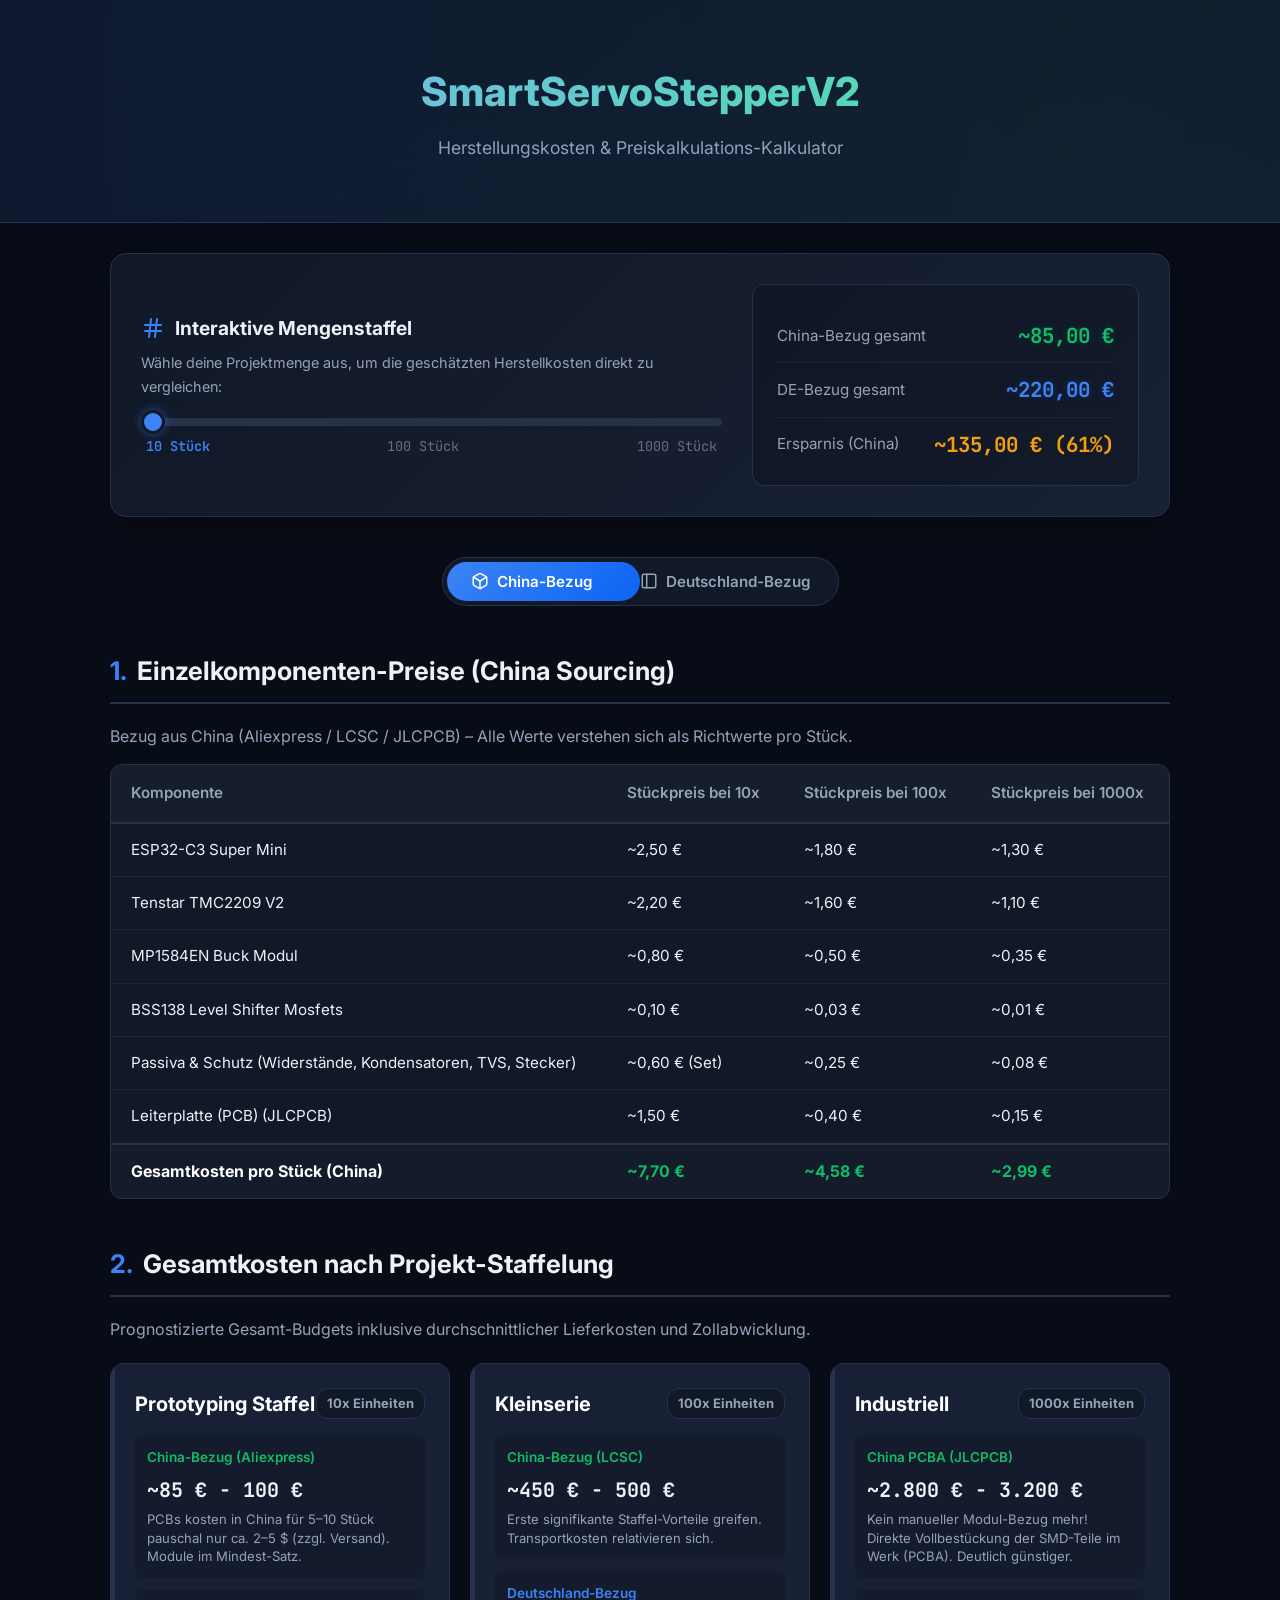
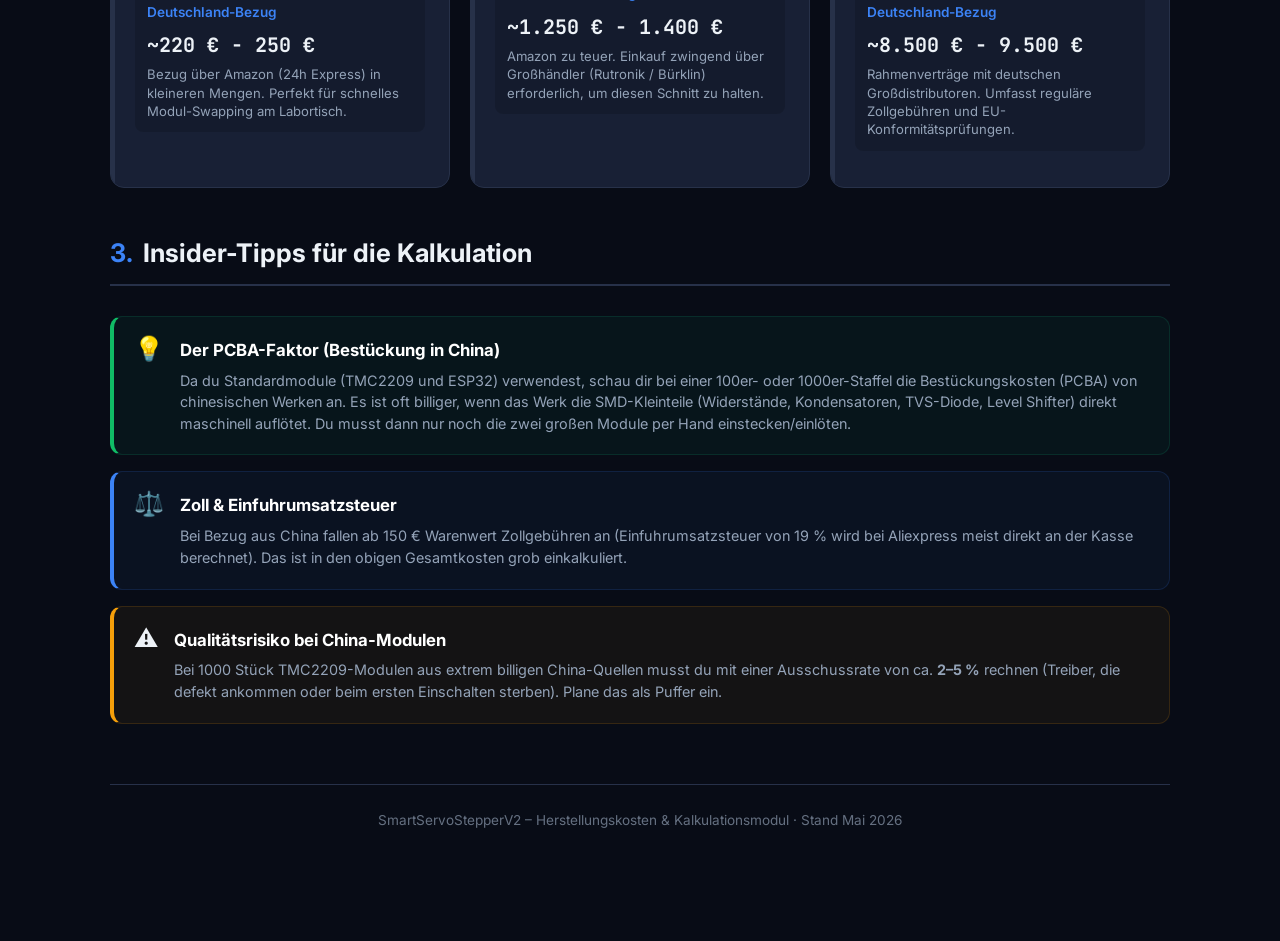
<file: Herstellung/Kalkulation_Preise.html>
<!DOCTYPE html>
<html lang="de">
<head>
<meta charset="UTF-8">
<meta name="viewport" content="width=device-width, initial-scale=1.0">
<title>SmartServoStepperV2 – Herstellungskosten & Preiskalkulation</title>
<style>
@import url('https://fonts.googleapis.com/css2?family=Inter:wght@300;400;500;600;700;800&family=JetBrains+Mono:wght@400;500&display=swap');

:root {
  --bg: hsl(222, 47%, 6%);
  --surface: hsl(222, 40%, 11%);
  --card: hsl(222, 38%, 15%);
  --border: hsl(222, 30%, 22%);
  --accent: hsl(217, 91%, 60%);
  --china-green: hsl(150, 84%, 40%);
  --de-blue: hsl(217, 91%, 60%);
  --amber: hsl(38, 92%, 50%);
  --red: hsl(0, 84%, 60%);
  --text: hsl(210, 38%, 95%);
  --muted: hsl(215, 20%, 65%);
  --dim: hsl(215, 12%, 45%);
}

* {
  margin: 0;
  padding: 0;
  box-sizing: border-box;
}

body {
  font-family: 'Inter', sans-serif;
  background-color: var(--bg);
  color: var(--text);
  line-height: 1.6;
  padding-bottom: 80px;
}

/* Header */
.hero {
  background: linear-gradient(135deg, hsl(222, 50%, 8%) 0%, hsl(224, 45%, 12%) 100%);
  padding: 60px 20px;
  text-align: center;
  border-bottom: 1px solid var(--border);
  position: relative;
  overflow: hidden;
}

.hero::before {
  content: '';
  position: absolute;
  top: -50%;
  left: -50%;
  width: 200%;
  height: 200%;
  background: radial-gradient(circle at 30% 30%, rgba(59, 130, 246, 0.08) 0%, transparent 60%),
              radial-gradient(circle at 70% 70%, rgba(16, 185, 129, 0.06) 0%, transparent 60%);
  animation: rotateGlow 15s linear infinite;
  pointer-events: none;
}

@keyframes rotateGlow {
  0% { transform: rotate(0deg); }
  100% { transform: rotate(360deg); }
}

.hero h1 {
  font-size: 2.5em;
  font-weight: 800;
  background: linear-gradient(135deg, hsl(217, 91%, 75%), hsl(150, 84%, 60%));
  -webkit-background-clip: text;
  -webkit-text-fill-color: transparent;
  margin-bottom: 10px;
}

.hero p {
  color: var(--muted);
  font-size: 1.1em;
}

/* Container */
.container {
  max-width: 1100px;
  margin: 0 auto;
  padding: 30px 20px;
}

/* Tabs */
.tabs-container {
  display: flex;
  justify-content: center;
  margin-bottom: 30px;
}

.tabs-wrapper {
  background: var(--surface);
  border: 1px solid var(--border);
  padding: 4px;
  border-radius: 30px;
  display: inline-flex;
  position: relative;
}

.tab-btn {
  padding: 10px 24px;
  border-radius: 25px;
  border: none;
  background: transparent;
  color: var(--muted);
  font-family: inherit;
  font-weight: 600;
  font-size: 0.95em;
  cursor: pointer;
  transition: all 0.3s ease;
  position: relative;
  z-index: 2;
  display: flex;
  align-items: center;
  gap: 8px;
}

.tab-btn.active {
  color: #fff;
}

.tab-indicator {
  position: absolute;
  top: 4px;
  left: 4px;
  height: calc(100% - 8px);
  width: calc(50% - 4px);
  background: linear-gradient(135deg, var(--accent), hsl(217, 91%, 50%));
  border-radius: 25px;
  transition: transform 0.3s cubic-bezier(0.4, 0, 0.2, 1);
  z-index: 1;
}

/* Interactive Calculator section */
.calc-card {
  background: linear-gradient(135deg, var(--surface) 0%, var(--card) 100%);
  border: 1px solid var(--border);
  border-radius: 16px;
  padding: 30px;
  margin-bottom: 40px;
  position: relative;
  box-shadow: 0 10px 30px rgba(0, 0, 0, 0.2);
}

.calc-grid {
  display: grid;
  grid-template-columns: 1.2fr 0.8fr;
  gap: 30px;
}

@media (max-width: 850px) {
  .calc-grid {
    grid-template-columns: 1fr;
  }
}

.slider-group {
  display: flex;
  flex-direction: column;
  justify-content: center;
}

.slider-group h3 {
  font-size: 1.2em;
  font-weight: 700;
  margin-bottom: 8px;
  display: flex;
  align-items: center;
  gap: 10px;
}

.slider-label {
  color: var(--muted);
  font-size: 0.9em;
  margin-bottom: 20px;
}

.slider-control {
  display: flex;
  align-items: center;
  gap: 15px;
  position: relative;
}

input[type="range"] {
  -webkit-appearance: none;
  width: 100%;
  height: 8px;
  background: var(--border);
  border-radius: 5px;
  outline: none;
  cursor: pointer;
}

input[type="range"]::-webkit-slider-thumb {
  -webkit-appearance: none;
  appearance: none;
  width: 24px;
  height: 24px;
  border-radius: 50%;
  background: var(--accent);
  border: 3px solid var(--surface);
  box-shadow: 0 0 10px rgba(59, 130, 246, 0.5);
  transition: all 0.2s ease;
}

input[type="range"]::-webkit-slider-thumb:hover {
  transform: scale(1.15);
  box-shadow: 0 0 15px rgba(59, 130, 246, 0.8);
}

.slider-ticks {
  display: flex;
  justify-content: space-between;
  padding: 0 5px;
  margin-top: 10px;
}

.tick {
  font-family: 'JetBrains Mono', monospace;
  font-size: 0.85em;
  color: var(--dim);
  cursor: pointer;
  transition: color 0.2s ease;
}

.tick.active {
  color: var(--accent);
  font-weight: 600;
}

.result-display {
  background: rgba(0, 0, 0, 0.2);
  border: 1px solid var(--border);
  border-radius: 12px;
  padding: 24px;
  display: flex;
  flex-direction: column;
  justify-content: space-between;
}

.result-row {
  display: flex;
  justify-content: space-between;
  align-items: center;
  padding: 10px 0;
  border-bottom: 1px solid rgba(255, 255, 255, 0.05);
}

.result-row:last-child {
  border-bottom: none;
  padding-bottom: 0;
}

.result-label {
  font-size: 0.95em;
  color: var(--muted);
}

.result-value {
  font-family: 'JetBrains Mono', monospace;
  font-size: 1.3em;
  font-weight: 700;
  color: #fff;
}

.result-value.highlight-china {
  color: var(--china-green);
  text-shadow: 0 0 10px rgba(16, 185, 129, 0.2);
}

.result-value.highlight-de {
  color: var(--de-blue);
  text-shadow: 0 0 10px rgba(59, 130, 246, 0.2);
}

.result-value.highlight-diff {
  color: var(--amber);
}

/* Tab Panels */
.tab-panel {
  display: none;
  animation: fadeIn 0.4s ease;
}

.tab-panel.active {
  display: block;
}

@keyframes fadeIn {
  from { opacity: 0; transform: translateY(10deg); }
  to { opacity: 1; transform: translateY(0); }
}

/* Heading section */
h2 {
  font-size: 1.6em;
  font-weight: 700;
  margin: 45px 0 20px;
  padding-bottom: 10px;
  border-bottom: 2px solid var(--border);
  display: flex;
  align-items: center;
  gap: 10px;
}

h2 span.num {
  color: var(--accent);
}

/* Table styling */
.table-wrapper {
  background: var(--surface);
  border: 1px solid var(--border);
  border-radius: 12px;
  overflow: hidden;
  margin: 15px 0;
}

table {
  width: 100%;
  border-collapse: collapse;
  text-align: left;
  font-size: 0.95em;
}

th {
  background: rgba(255, 255, 255, 0.02);
  padding: 16px 20px;
  font-weight: 600;
  border-bottom: 2px solid var(--border);
  color: var(--muted);
}

td {
  padding: 14px 20px;
  border-bottom: 1px solid rgba(255, 255, 255, 0.05);
}

tr:last-child td {
  border-bottom: none;
}

tr.total-row {
  background: rgba(255, 255, 255, 0.01);
  font-weight: 700;
}

tr.total-row td {
  color: #fff;
  border-top: 2px solid var(--border);
  font-size: 1.05em;
}

.total-china {
  color: var(--china-green) !important;
}

.total-de {
  color: var(--de-blue) !important;
}

/* Budget Cards Grid */
.budget-grid {
  display: grid;
  grid-template-columns: repeat(auto-fit, minmax(320px, 1fr));
  gap: 20px;
  margin-top: 20px;
}

.budget-card {
  background: var(--card);
  border: 1px solid var(--border);
  border-radius: 14px;
  padding: 24px;
  transition: all 0.3s cubic-bezier(0.4, 0, 0.2, 1);
  position: relative;
  overflow: hidden;
}

.budget-card::after {
  content: '';
  position: absolute;
  top: 0;
  left: 0;
  width: 4px;
  height: 100%;
  background: var(--border);
  transition: background 0.3s ease;
}

.budget-card:hover {
  transform: translateY(-5px);
  border-color: var(--accent);
}

.budget-card.b10x:hover::after { background: var(--accent); }
.budget-card.b100x:hover::after { background: var(--china-green); }
.budget-card.b1000x:hover::after { background: var(--amber); }

.budget-card h3 {
  font-size: 1.25em;
  font-weight: 700;
  margin-bottom: 15px;
  color: #fff;
  display: flex;
  justify-content: space-between;
  align-items: center;
}

.budget-card h3 span.tag {
  font-size: 0.65em;
  padding: 4px 10px;
  border-radius: 12px;
  background: var(--surface);
  border: 1px solid var(--border);
  color: var(--muted);
}

.sourcing-block {
  margin: 12px 0;
  padding: 12px;
  border-radius: 8px;
  background: rgba(0, 0, 0, 0.15);
}

.sourcing-title {
  font-size: 0.85em;
  font-weight: 600;
  margin-bottom: 6px;
  display: flex;
  justify-content: space-between;
  align-items: center;
}

.china-title { color: var(--china-green); }
.de-title { color: var(--de-blue); }

.sourcing-price {
  font-family: 'JetBrains Mono', monospace;
  font-size: 1.25em;
  font-weight: 700;
  margin-bottom: 4px;
}

.sourcing-note {
  font-size: 0.82em;
  color: var(--muted);
  line-height: 1.4;
}

/* Warnings and Alerts */
.info-section {
  display: flex;
  flex-direction: column;
  gap: 16px;
  margin-top: 30px;
}

.alert-card {
  border-radius: 12px;
  padding: 20px;
  display: flex;
  gap: 16px;
  align-items: flex-start;
}

.alert-card.tip {
  background: rgba(16, 185, 129, 0.05);
  border: 1px solid rgba(16, 185, 129, 0.15);
  border-left: 4px solid var(--china-green);
}

.alert-card.important {
  background: rgba(59, 130, 246, 0.05);
  border: 1px solid rgba(59, 130, 246, 0.15);
  border-left: 4px solid var(--de-blue);
}

.alert-card.warning {
  background: rgba(245, 158, 11, 0.05);
  border: 1px solid rgba(245, 158, 11, 0.15);
  border-left: 4px solid var(--amber);
}

.alert-icon {
  font-size: 1.5em;
  line-height: 1;
}

.alert-body h4 {
  font-size: 1.05em;
  font-weight: 700;
  margin-bottom: 6px;
  color: #fff;
}

.alert-body p {
  font-size: 0.9em;
  color: var(--muted);
  line-height: 1.5;
}

.footer {
  text-align: center;
  color: var(--dim);
  margin-top: 60px;
  font-size: 0.85em;
  border-top: 1px solid var(--border);
  padding-top: 25px;
}
</style>
</head>
<body>

<div class="hero">
  <h1>SmartServoStepperV2</h1>
  <p>Herstellungskosten &amp; Preiskalkulations-Kalkulator</p>
</div>

<div class="container">

  <!-- Interactive Calculator Section -->
  <div class="calc-card">
    <div class="calc-grid">
      <div class="slider-group">
        <h3>
          <svg width="24" height="24" viewBox="0 0 24 24" fill="none" stroke="currentColor" stroke-width="2" stroke-linecap="round" stroke-linejoin="round" style="color:var(--accent);"><line x1="4" y1="9" x2="20" y2="9"></line><line x1="4" y1="15" x2="20" y2="15"></line><line x1="10" y1="3" x2="8" y2="21"></line><line x1="16" y1="3" x2="14" y2="21"></line></svg>
          Interaktive Mengenstaffel
        </h3>
        <p class="slider-label">Wähle deine Projektmenge aus, um die geschätzten Herstellkosten direkt zu vergleichen:</p>
        
        <div class="slider-control">
          <input type="range" id="quantityRange" min="0" max="2" value="0" step="1">
        </div>
        
        <div class="slider-ticks">
          <span class="tick active" id="tick-0" onclick="setSlider(0)">10 Stück</span>
          <span class="tick" id="tick-1" onclick="setSlider(1)">100 Stück</span>
          <span class="tick" id="tick-2" onclick="setSlider(2)">1000 Stück</span>
        </div>
      </div>
      
      <div class="result-display">
        <div class="result-row">
          <span class="result-label">China-Bezug gesamt</span>
          <span class="result-value highlight-china" id="calcChina">~85,00 €</span>
        </div>
        <div class="result-row">
          <span class="result-label">DE-Bezug gesamt</span>
          <span class="result-value highlight-de" id="calcDe">~220,00 €</span>
        </div>
        <div class="result-row">
          <span class="result-label">Ersparnis (China)</span>
          <span class="result-value highlight-diff" id="calcDiff">~135,00 € (61%)</span>
        </div>
      </div>
    </div>
  </div>

  <!-- Sourcing comparison Switcher -->
  <div class="tabs-container">
    <div class="tabs-wrapper">
      <div class="tab-indicator" id="tabIndicator"></div>
      <button class="tab-btn active" id="btnChina" onclick="switchSourcing('china')">
        <svg width="18" height="18" viewBox="0 0 24 24" fill="none" stroke="currentColor" stroke-width="2" stroke-linecap="round" stroke-linejoin="round"><path d="M21 16V8a2 2 0 0 0-1-1.73l-7-4a2 2 0 0 0-2 0l-7 4A2 2 0 0 0 3 8v8a2 2 0 0 0 1 1.73l7 4a2 2 0 0 0 2 0l7-4A2 2 0 0 0 21 16z"></path><polyline points="3.27 6.96 12 12.01 20.73 6.96"></polyline><line x1="12" y1="22.08" x2="12" y2="12"></line></svg>
        China-Bezug
      </button>
      <button class="tab-btn" id="btnGermany" onclick="switchSourcing('germany')">
        <svg width="18" height="18" viewBox="0 0 24 24" fill="none" stroke="currentColor" stroke-width="2" stroke-linecap="round" stroke-linejoin="round"><rect x="3" y="3" width="18" height="18" rx="2" ry="2"></rect><line x1="9" y1="3" x2="9" y2="21"></line></svg>
        Deutschland-Bezug
      </button>
    </div>
  </div>

  <!-- Panel: China Sourcing -->
  <div class="tab-panel active" id="panelChina">
    <h2><span class="num">1.</span> Einzelkomponenten-Preise (China Sourcing)</h2>
    <p style="color:var(--muted); margin-bottom:10px;">Bezug aus China (Aliexpress / LCSC / JLCPCB) – Alle Werte verstehen sich als Richtwerte pro Stück.</p>
    
    <div class="table-wrapper">
      <table>
        <thead>
          <tr>
            <th>Komponente</th>
            <th>Stückpreis bei 10x</th>
            <th>Stückpreis bei 100x</th>
            <th>Stückpreis bei 1000x</th>
          </tr>
        </thead>
        <tbody>
          <tr>
            <td>ESP32-C3 Super Mini</td>
            <td>~2,50 €</td>
            <td>~1,80 €</td>
            <td>~1,30 €</td>
          </tr>
          <tr>
            <td>Tenstar TMC2209 V2</td>
            <td>~2,20 €</td>
            <td>~1,60 €</td>
            <td>~1,10 €</td>
          </tr>
          <tr>
            <td>MP1584EN Buck Modul</td>
            <td>~0,80 €</td>
            <td>~0,50 €</td>
            <td>~0,35 €</td>
          </tr>
          <tr>
            <td>BSS138 Level Shifter Mosfets</td>
            <td>~0,10 €</td>
            <td>~0,03 €</td>
            <td>~0,01 €</td>
          </tr>
          <tr>
            <td>Passiva &amp; Schutz (Widerstände, Kondensatoren, TVS, Stecker)</td>
            <td>~0,60 € (Set)</td>
            <td>~0,25 €</td>
            <td>~0,08 €</td>
          </tr>
          <tr>
            <td>Leiterplatte (PCB) (JLCPCB)</td>
            <td>~1,50 €</td>
            <td>~0,40 €</td>
            <td>~0,15 €</td>
          </tr>
          <tr class="total-row">
            <td>Gesamtkosten pro Stück (China)</td>
            <td class="total-china">~7,70 €</td>
            <td class="total-china">~4,58 €</td>
            <td class="total-china">~2,99 €</td>
          </tr>
        </tbody>
      </table>
    </div>
  </div>

  <!-- Panel: Germany Sourcing -->
  <div class="tab-panel" id="panelGermany">
    <h2><span class="num">1.</span> Einzelkomponenten-Preise (Deutschland Sourcing)</h2>
    <p style="color:var(--muted); margin-bottom:10px;">Bezug aus Deutschland (Amazon / Reichelt / Conrad) – Schnelle Lieferung, höhere Logistikkosten.</p>
    
    <div class="table-wrapper">
      <table>
        <thead>
          <tr>
            <th>Komponente</th>
            <th>Stückpreis bei 10x</th>
            <th>Stückpreis bei 100x</th>
            <th>Stückpreis bei 1000x</th>
          </tr>
        </thead>
        <tbody>
          <tr>
            <td>ESP32-C3 Super Mini</td>
            <td>~6,00 €</td>
            <td>~4,50 €</td>
            <td>~3,50 €</td>
          </tr>
          <tr>
            <td>Tenstar TMC2209 V2</td>
            <td>~5,50 €</td>
            <td>~4,00 €</td>
            <td>~3,00 €</td>
          </tr>
          <tr>
            <td>MP1584EN Buck Modul</td>
            <td>~2,50 €</td>
            <td>~1,80 €</td>
            <td>~1,20 €</td>
          </tr>
          <tr>
            <td>BSS138 Level Shifter Mosfets</td>
            <td>~0,40 €</td>
            <td>~0,15 €</td>
            <td>~0,08 €</td>
          </tr>
          <tr>
            <td>Passiva &amp; Schutz (Widerstände, Kondensatoren, TVS, Stecker)</td>
            <td>~1,50 € (Set)</td>
            <td>~0,60 €</td>
            <td>~0,25 €</td>
          </tr>
          <tr>
            <td>Leiterplatte (PCB) (DE-Express/EU)</td>
            <td>~4,50 €</td>
            <td>~1,50 €</td>
            <td>~0,75 €</td>
          </tr>
          <tr class="total-row">
            <td>Gesamtkosten pro Stück (Deutschland)</td>
            <td class="total-de">~20,40 €</td>
            <td class="total-de">~12,55 €</td>
            <td class="total-de">~8,78 €</td>
          </tr>
        </tbody>
      </table>
    </div>
  </div>

  <!-- Sourcing Levels Budget -->
  <h2><span class="num">2.</span> Gesamtkosten nach Projekt-Staffelung</h2>
  <p style="color:var(--muted);">Prognostizierte Gesamt-Budgets inklusive durchschnittlicher Lieferkosten und Zollabwicklung.</p>

  <div class="budget-grid">
    <!-- Card: 10x -->
    <div class="budget-card b10x">
      <h3>
        Prototyping Staffel
        <span class="tag">10x Einheiten</span>
      </h3>
      
      <div class="sourcing-block">
        <div class="sourcing-title china-title">
          <span>China-Bezug (Aliexpress)</span>
        </div>
        <div class="sourcing-price">~85 € - 100 €</div>
        <div class="sourcing-note">PCBs kosten in China für 5–10 Stück pauschal nur ca. 2–5 $ (zzgl. Versand). Module im Mindest-Satz.</div>
      </div>
      
      <div class="sourcing-block">
        <div class="sourcing-title de-title">
          <span>Deutschland-Bezug</span>
        </div>
        <div class="sourcing-price">~220 € - 250 €</div>
        <div class="sourcing-note">Bezug über Amazon (24h Express) in kleineren Mengen. Perfekt für schnelles Modul-Swapping am Labortisch.</div>
      </div>
    </div>

    <!-- Card: 100x -->
    <div class="budget-card b100x">
      <h3>
        Kleinserie
        <span class="tag">100x Einheiten</span>
      </h3>
      
      <div class="sourcing-block">
        <div class="sourcing-title china-title">
          <span>China-Bezug (LCSC)</span>
        </div>
        <div class="sourcing-price">~450 € - 500 €</div>
        <div class="sourcing-note">Erste signifikante Staffel-Vorteile greifen. Transportkosten relativieren sich.</div>
      </div>
      
      <div class="sourcing-block">
        <div class="sourcing-title de-title">
          <span>Deutschland-Bezug</span>
        </div>
        <div class="sourcing-price">~1.250 € - 1.400 €</div>
        <div class="sourcing-note">Amazon zu teuer. Einkauf zwingend über Großhändler (Rutronik / Bürklin) erforderlich, um diesen Schnitt zu halten.</div>
      </div>
    </div>

    <!-- Card: 1000x -->
    <div class="budget-card b1000x">
      <h3>
        Industriell
        <span class="tag">1000x Einheiten</span>
      </h3>
      
      <div class="sourcing-block">
        <div class="sourcing-title china-title">
          <span>China PCBA (JLCPCB)</span>
        </div>
        <div class="sourcing-price">~2.800 € - 3.200 €</div>
        <div class="sourcing-note">Kein manueller Modul-Bezug mehr! Direkte Vollbestückung der SMD-Teile im Werk (PCBA). Deutlich günstiger.</div>
      </div>
      
      <div class="sourcing-block">
        <div class="sourcing-title de-title">
          <span>Deutschland-Bezug</span>
        </div>
        <div class="sourcing-price">~8.500 € - 9.500 €</div>
        <div class="sourcing-note">Rahmenverträge mit deutschen Großdistributoren. Umfasst reguläre Zollgebühren und EU-Konformitätsprüfungen.</div>
      </div>
    </div>
  </div>

  <!-- Insider Tips -->
  <h2><span class="num">3.</span> Insider-Tipps für die Kalkulation</h2>
  
  <div class="info-section">
    <div class="alert-card tip">
      <div class="alert-icon">💡</div>
      <div class="alert-body">
        <h4>Der PCBA-Faktor (Bestückung in China)</h4>
        <p>Da du Standardmodule (TMC2209 und ESP32) verwendest, schau dir bei einer 100er- oder 1000er-Staffel die Bestückungskosten (PCBA) von chinesischen Werken an. Es ist oft billiger, wenn das Werk die SMD-Kleinteile (Widerstände, Kondensatoren, TVS-Diode, Level Shifter) direkt maschinell auflötet. Du musst dann nur noch die zwei großen Module per Hand einstecken/einlöten.</p>
      </div>
    </div>
    
    <div class="alert-card important">
      <div class="alert-icon">⚖️</div>
      <div class="alert-body">
        <h4>Zoll &amp; Einfuhrumsatzsteuer</h4>
        <p>Bei Bezug aus China fallen ab 150 € Warenwert Zollgebühren an (Einfuhrumsatzsteuer von 19 % wird bei Aliexpress meist direkt an der Kasse berechnet). Das ist in den obigen Gesamtkosten grob einkalkuliert.</p>
      </div>
    </div>
    
    <div class="alert-card warning">
      <div class="alert-icon">⚠️</div>
      <div class="alert-body">
        <h4>Qualitätsrisiko bei China-Modulen</h4>
        <p>Bei 1000 Stück TMC2209-Modulen aus extrem billigen China-Quellen musst du mit einer Ausschussrate von ca. <strong>2–5 %</strong> rechnen (Treiber, die defekt ankommen oder beim ersten Einschalten sterben). Plane das als Puffer ein.</p>
      </div>
    </div>
  </div>

  <div class="footer">
    SmartServoStepperV2 – Herstellungskosten &amp; Kalkulationsmodul · Stand Mai 2026
  </div>

</div>

<script>
  // Interactive Sourcing Switcher
  function switchSourcing(source) {
    const indicator = document.getElementById('tabIndicator');
    const btnChina = document.getElementById('btnChina');
    const btnGermany = document.getElementById('btnGermany');
    const panelChina = document.getElementById('panelChina');
    const panelGermany = document.getElementById('panelGermany');
    
    if (source === 'china') {
      indicator.style.transform = 'translateX(0)';
      btnChina.classList.add('active');
      btnGermany.classList.remove('active');
      panelChina.classList.add('active');
      panelGermany.classList.remove('active');
    } else {
      indicator.style.transform = 'translateX(100%)';
      btnChina.classList.remove('active');
      btnGermany.classList.add('active');
      panelChina.classList.remove('active');
      panelGermany.classList.add('active');
    }
  }

  // Interactive Slider Calculation logic
  const calcData = [
    { china: "85 €", de: "220 €", diff: "135 € (61%)" },
    { china: "450 €", de: "1.250 €", diff: "800 € (64%)" },
    { china: "2.800 €", de: "8.500 €", diff: "5.700 € (67%)" }
  ];

  const slider = document.getElementById('quantityRange');
  const calcChinaVal = document.getElementById('calcChina');
  const calcDeVal = document.getElementById('calcDe');
  const calcDiffVal = document.getElementById('calcDiff');

  function updateCalculator(val) {
    // Update Slider Ticks UI
    for (let i = 0; i <= 2; i++) {
      const tick = document.getElementById('tick-' + i);
      if (i === parseInt(val)) {
        tick.classList.add('active');
      } else {
        tick.classList.remove('active');
      }
    }
    
    // Update Display Values
    calcChinaVal.textContent = "~" + calcData[val].china;
    calcDeVal.textContent = "~" + calcData[val].de;
    calcDiffVal.textContent = "~" + calcData[val].diff;
  }

  slider.addEventListener('input', function(e) {
    updateCalculator(e.target.value);
  });

  function setSlider(val) {
    slider.value = val;
    updateCalculator(val);
  }
</script>
</body>
</html>
</file>
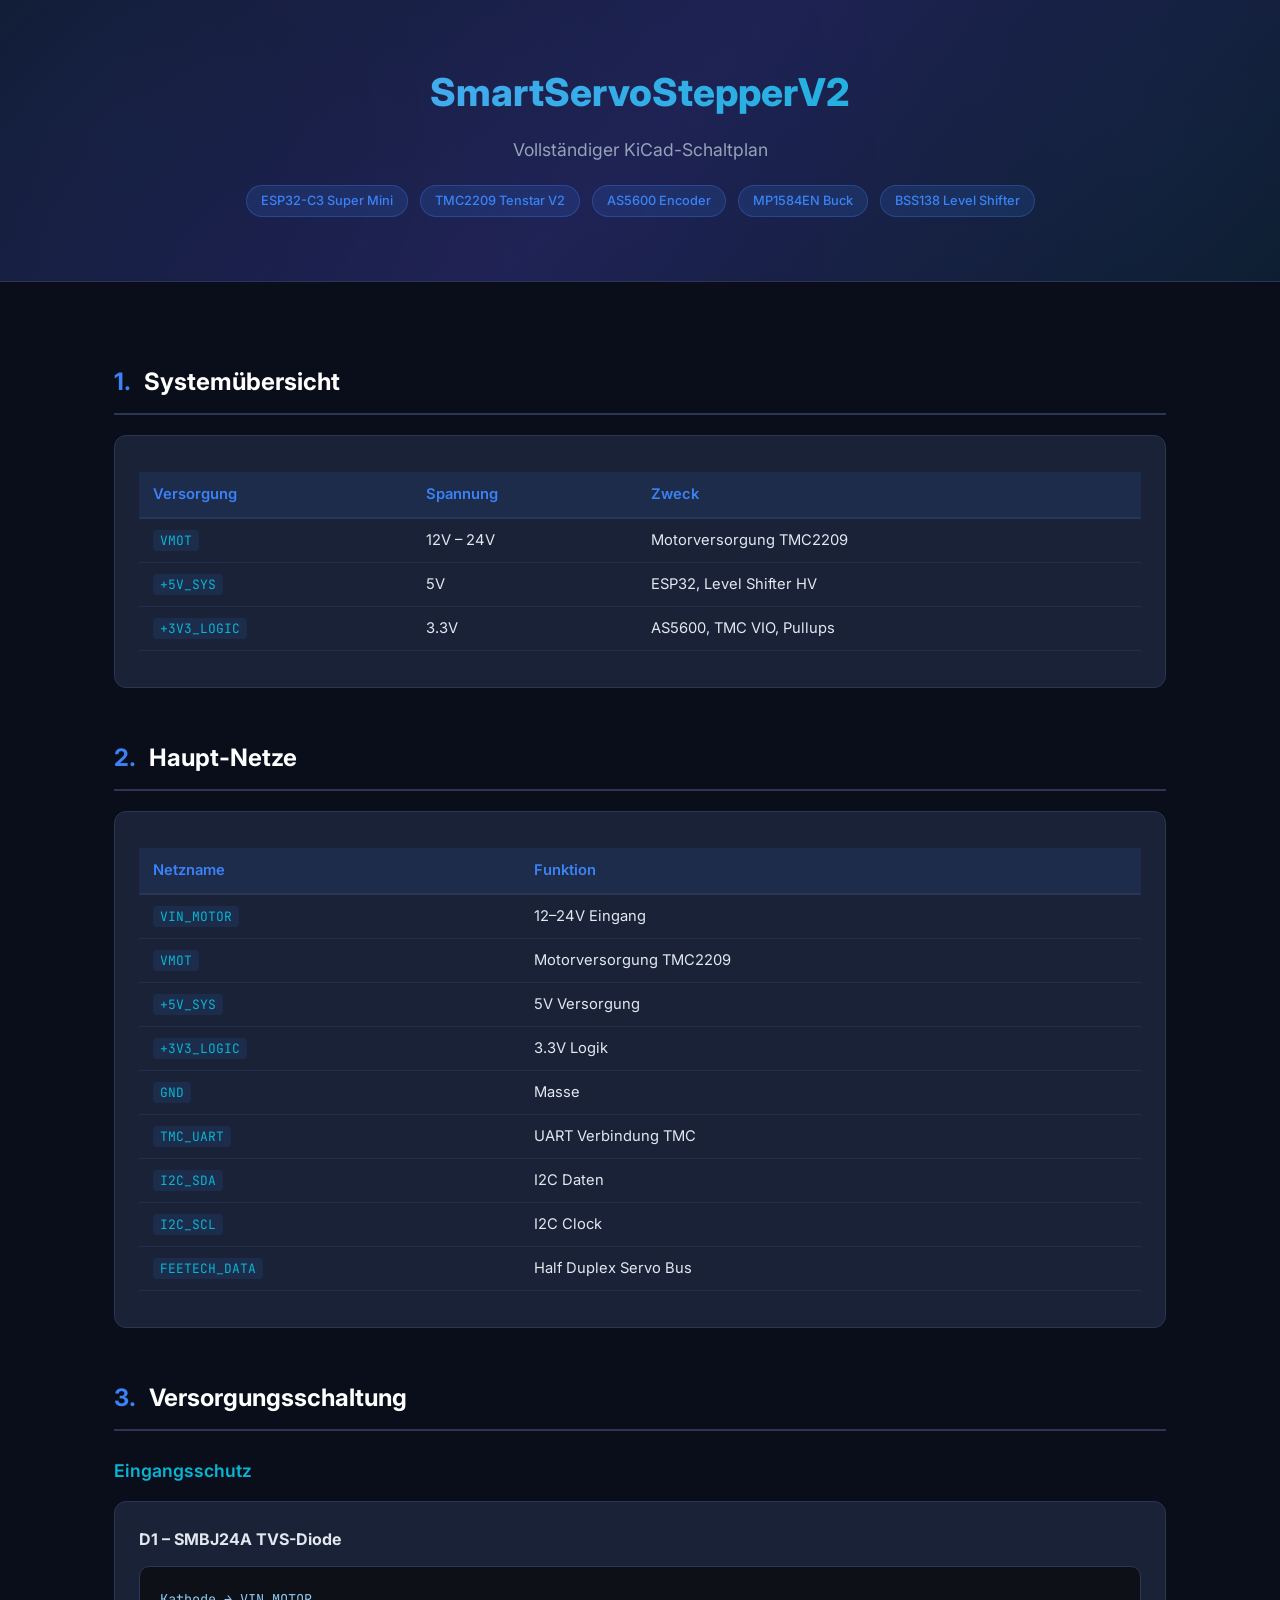
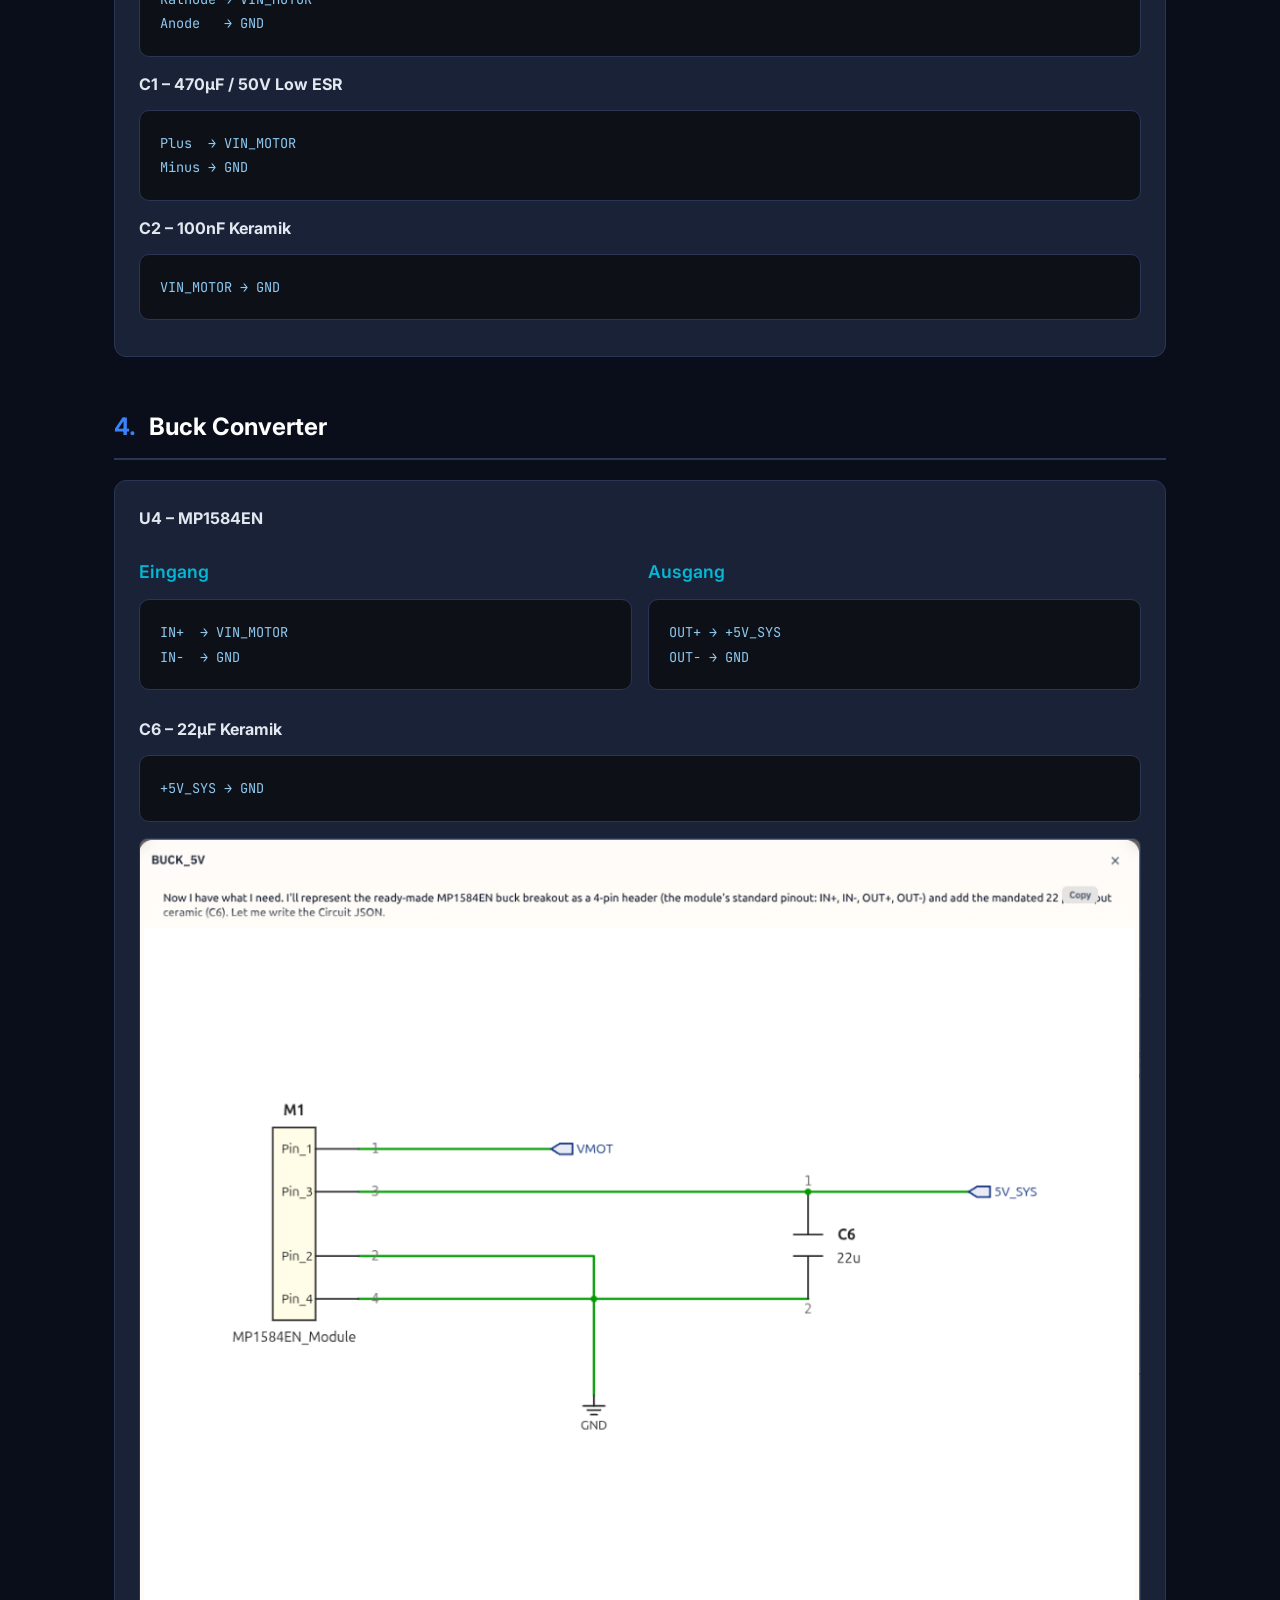
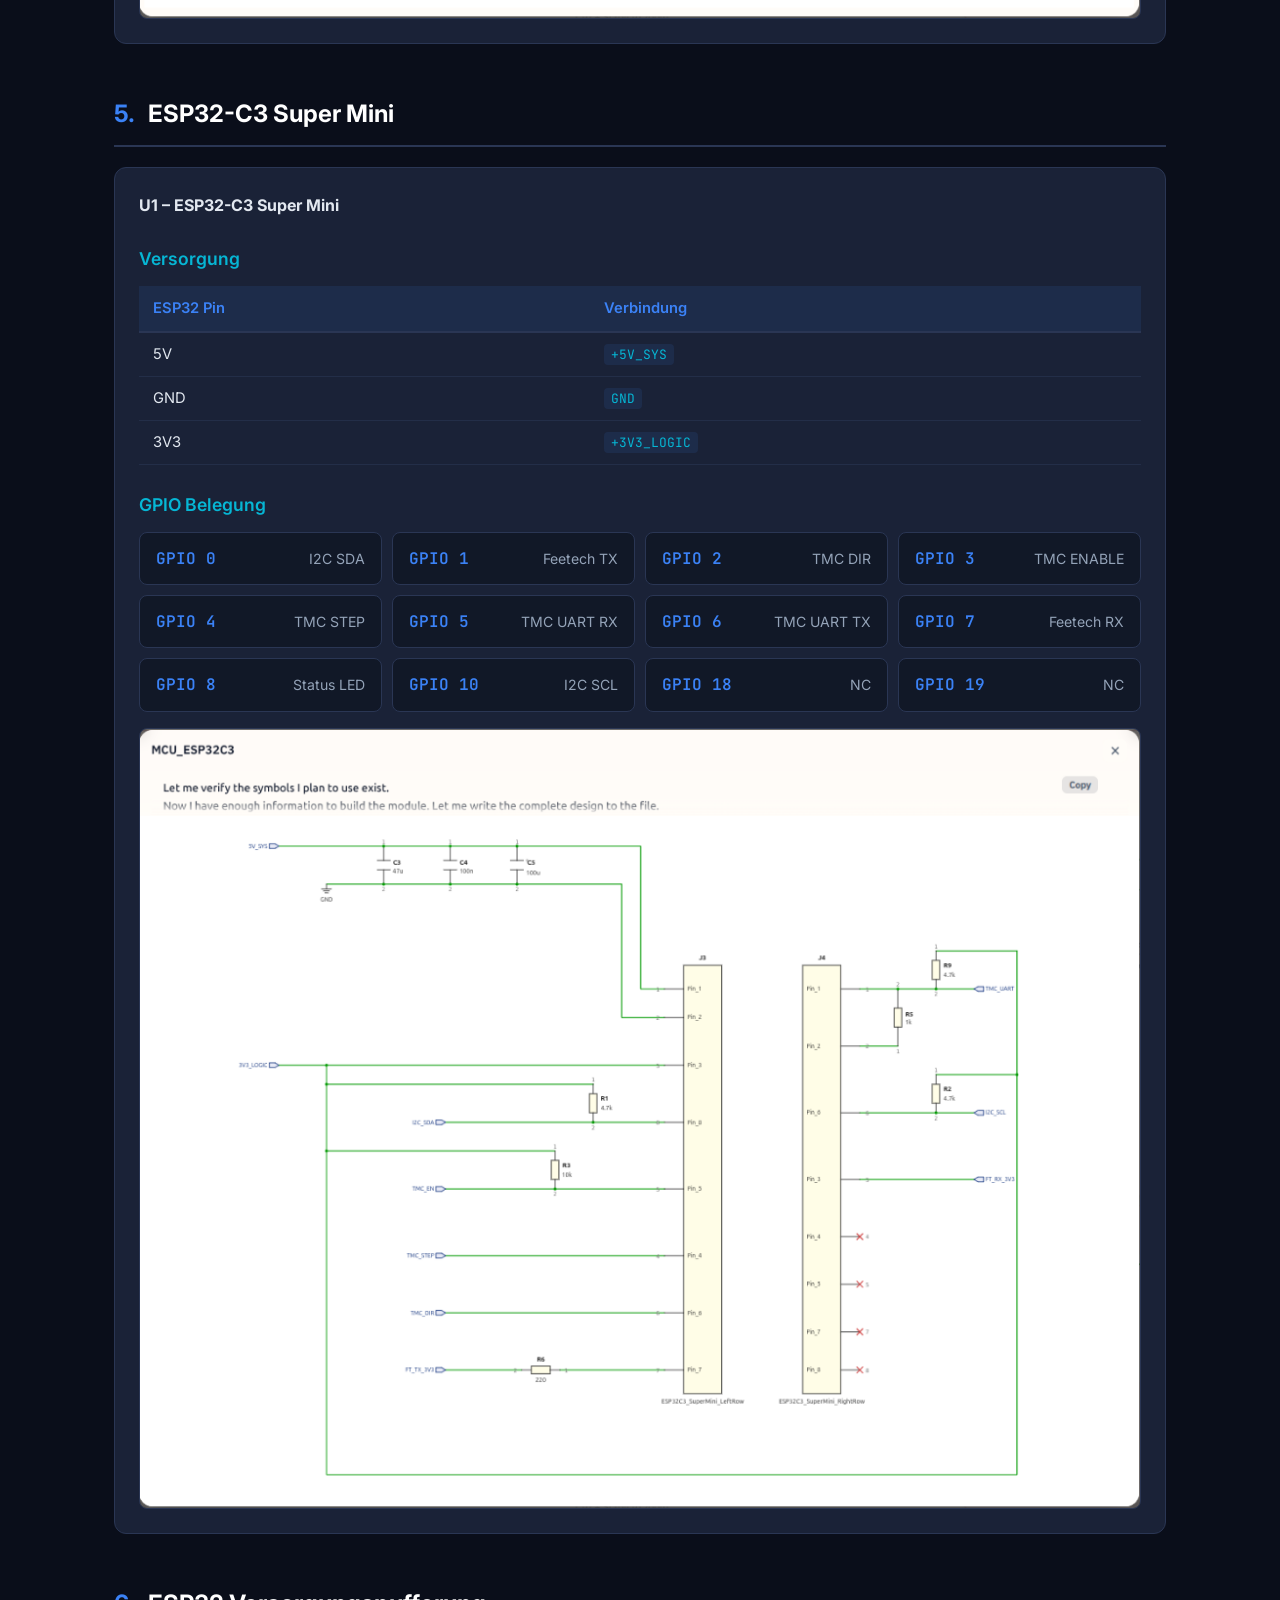
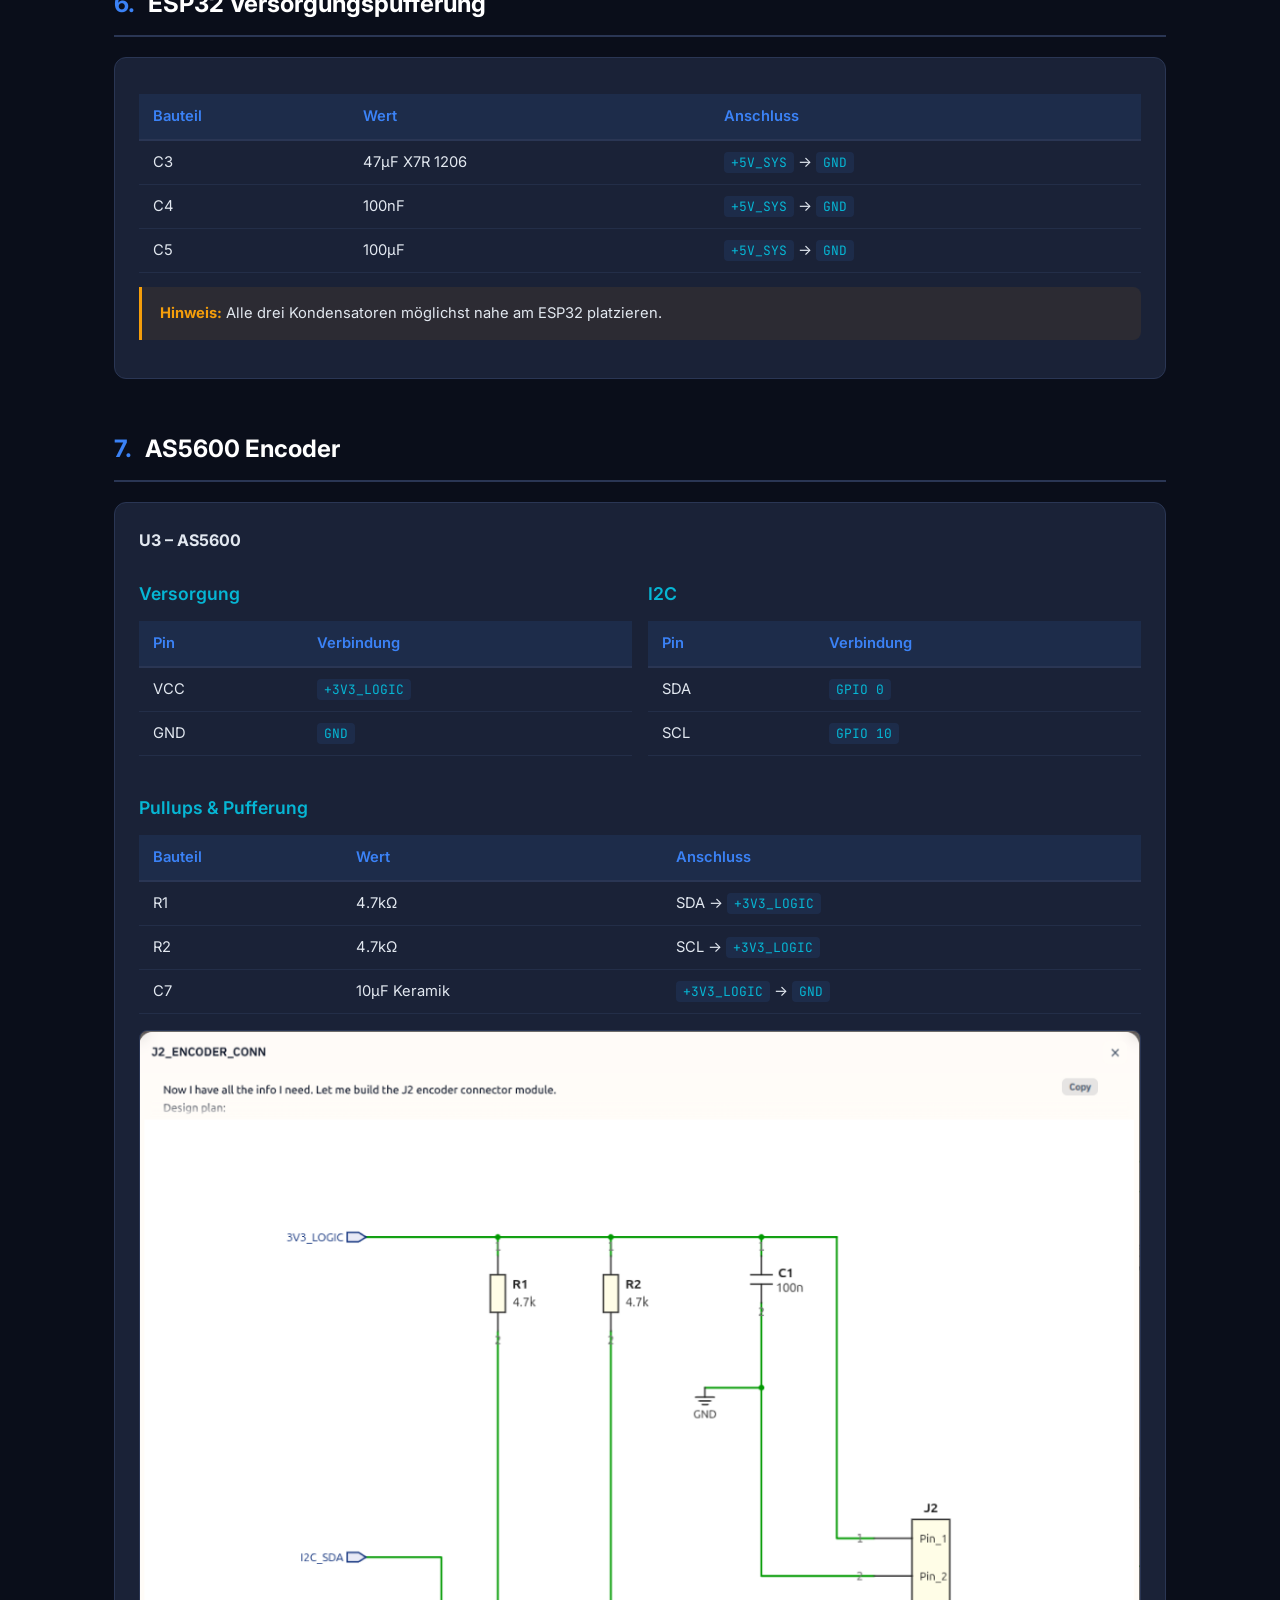
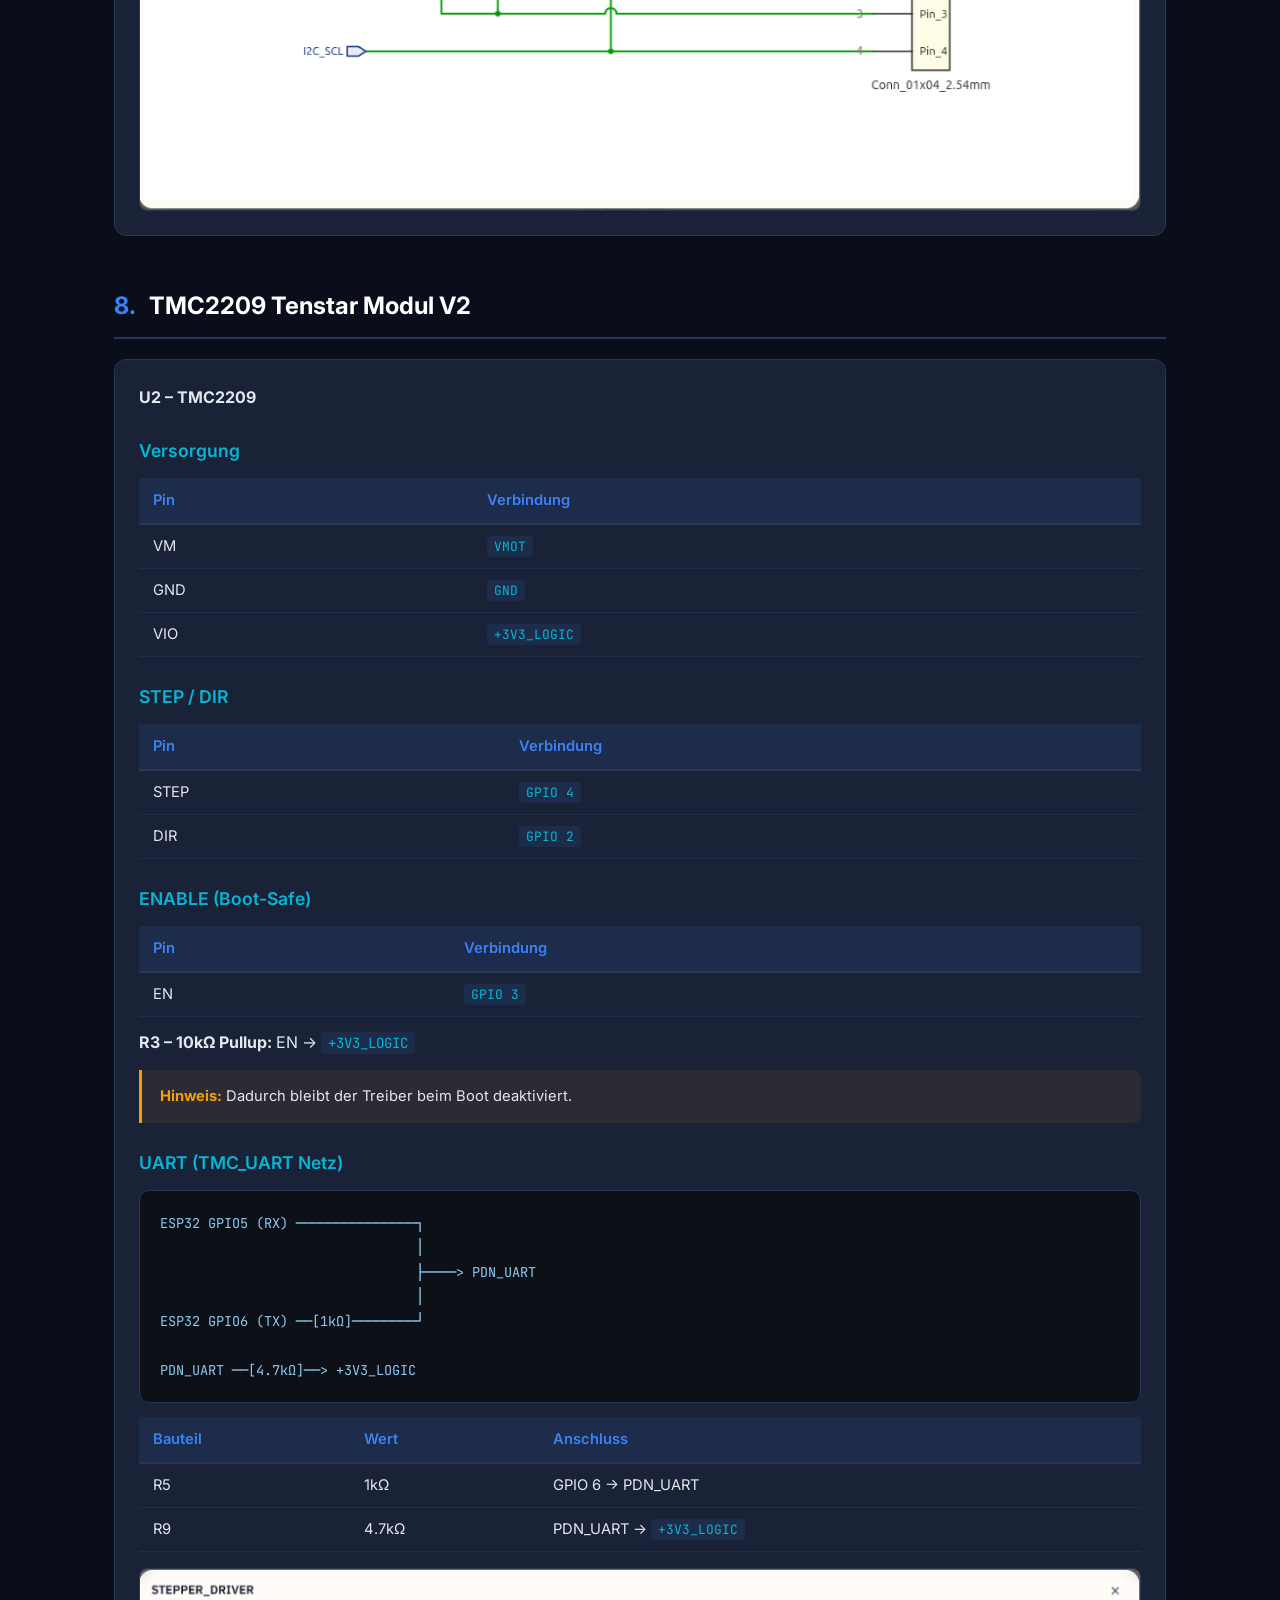
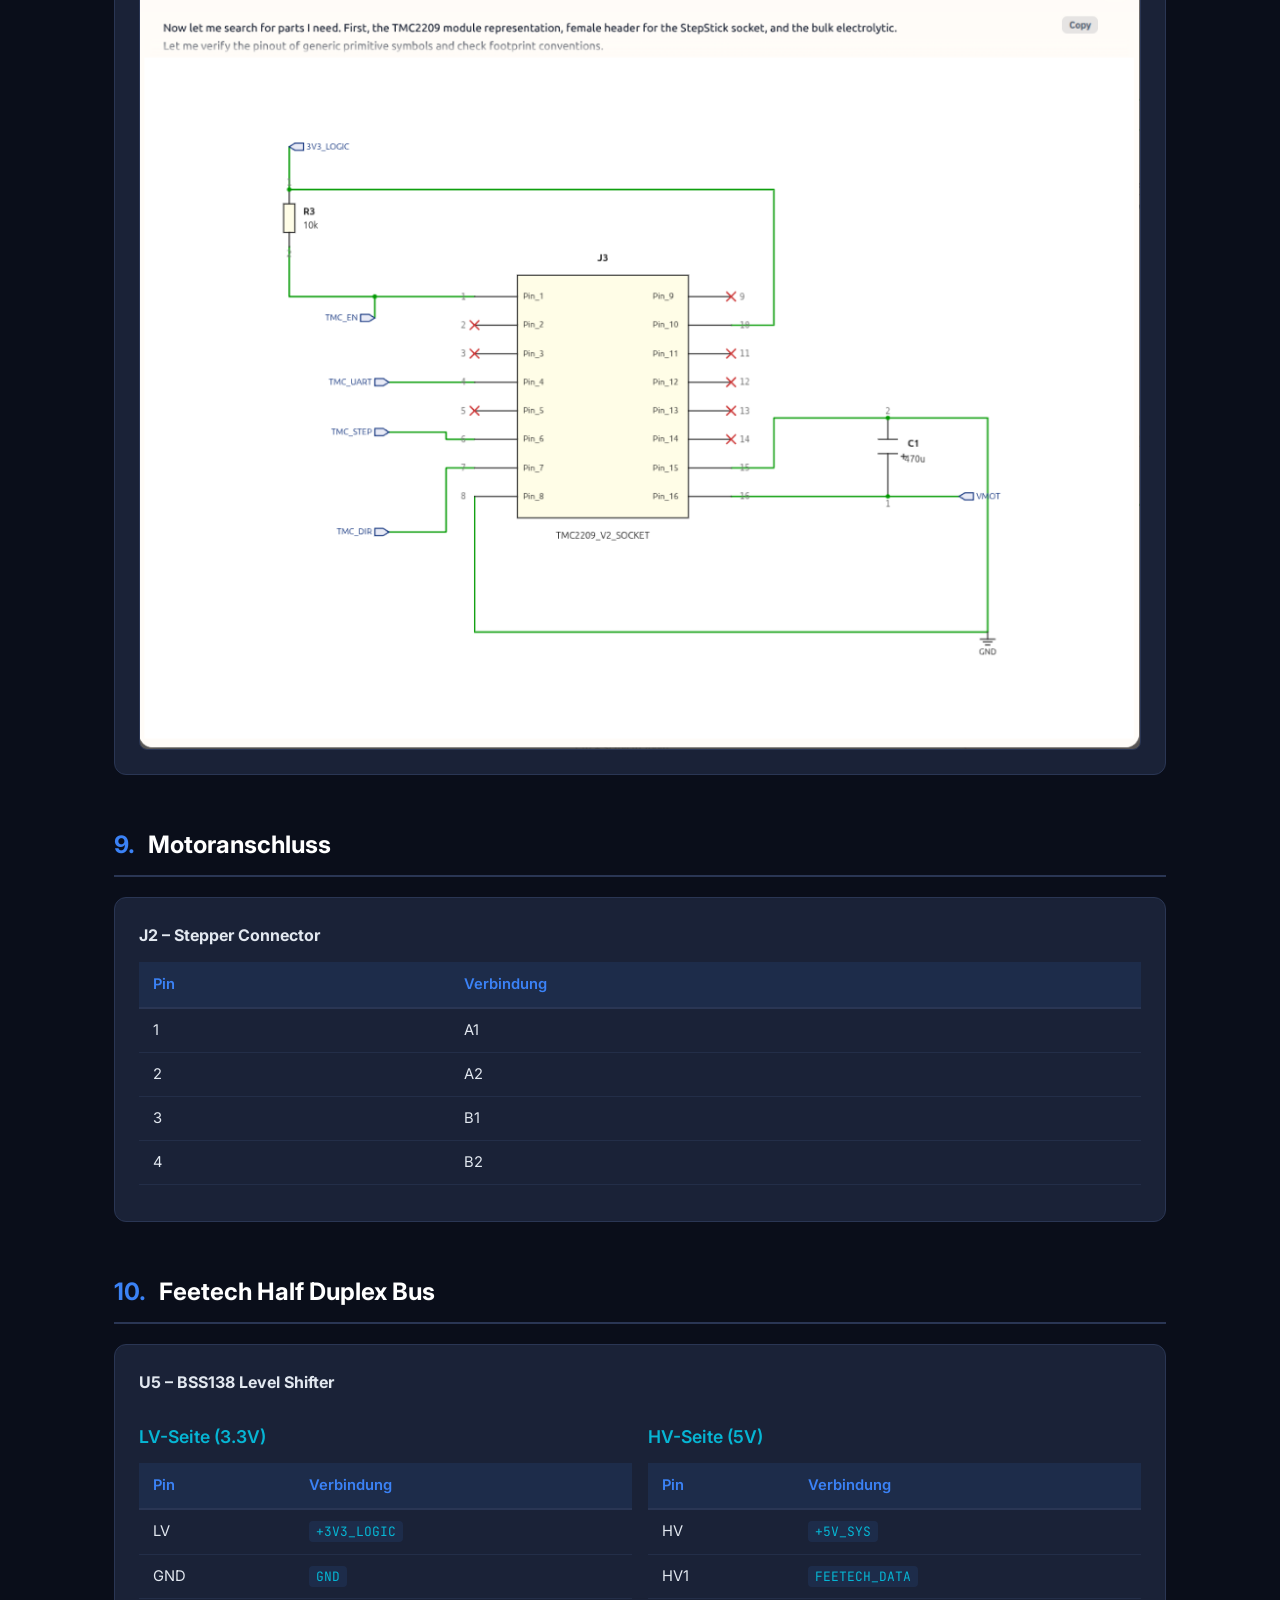
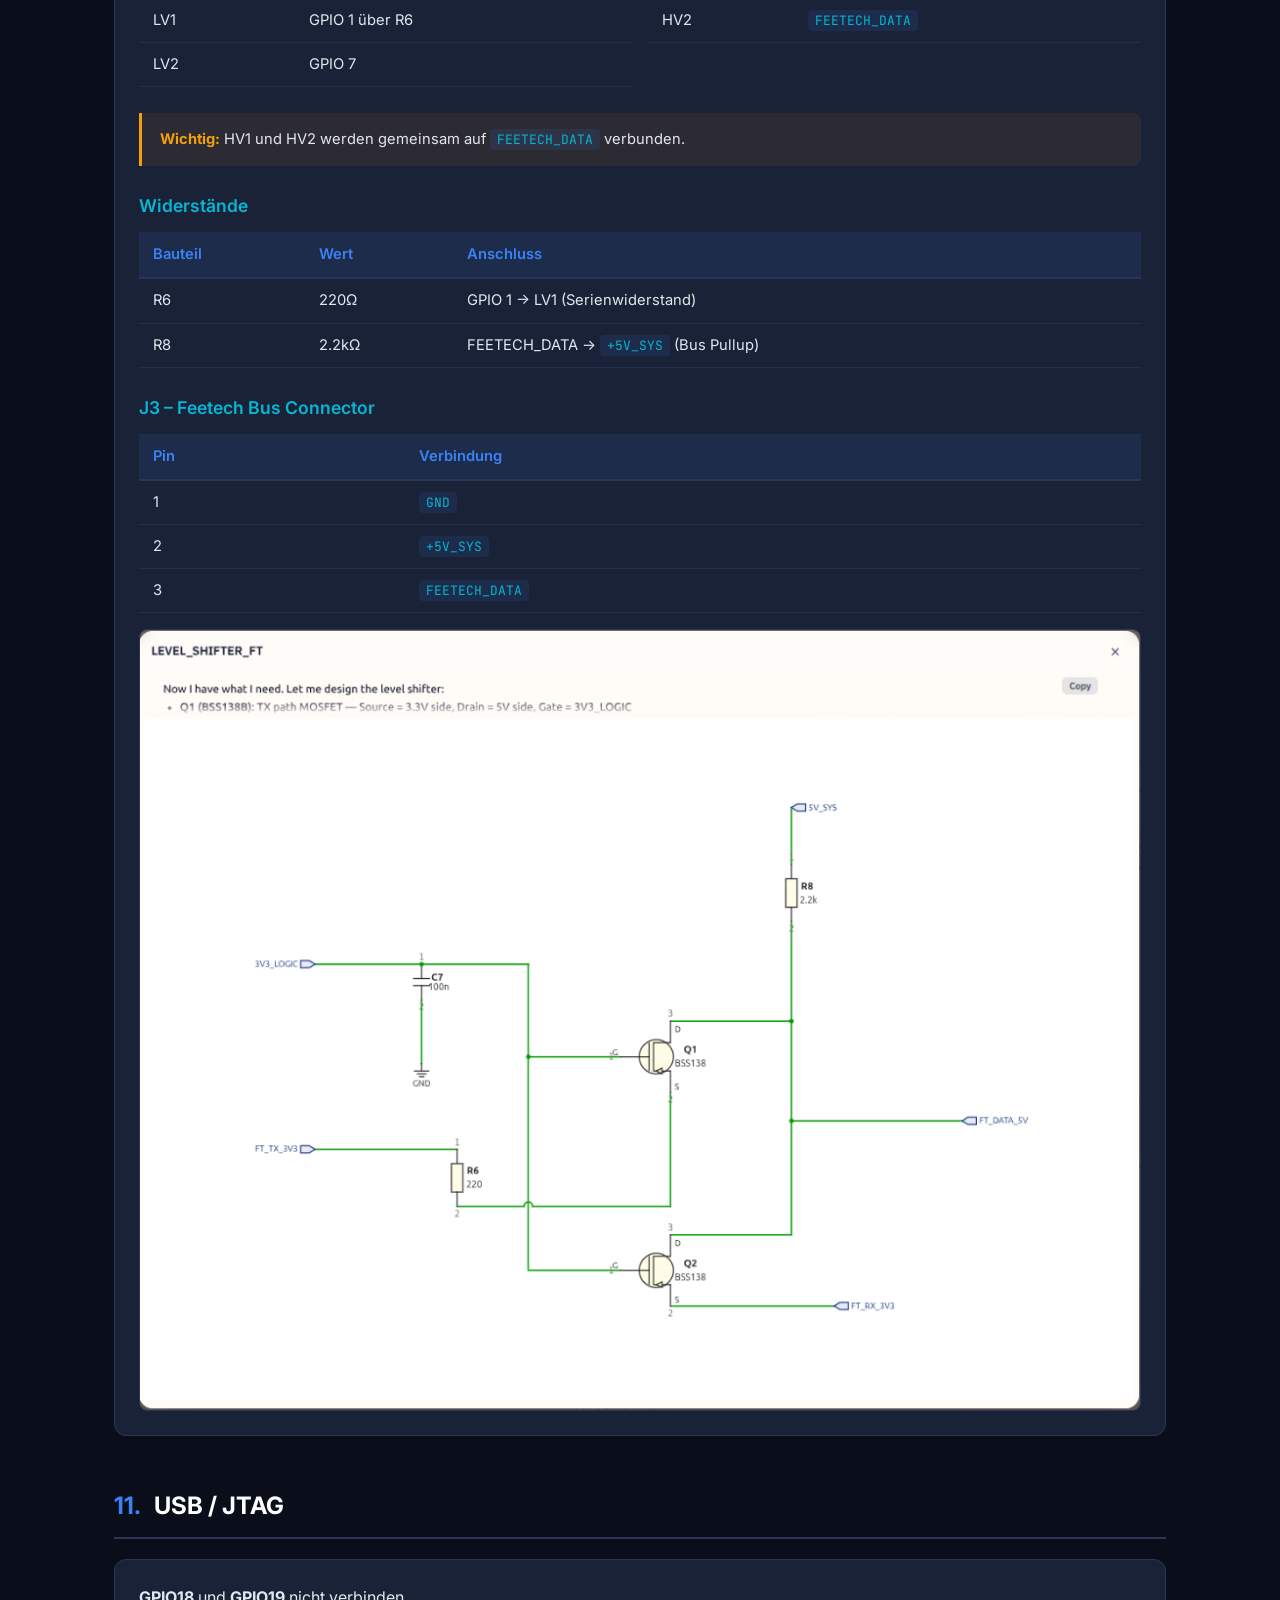
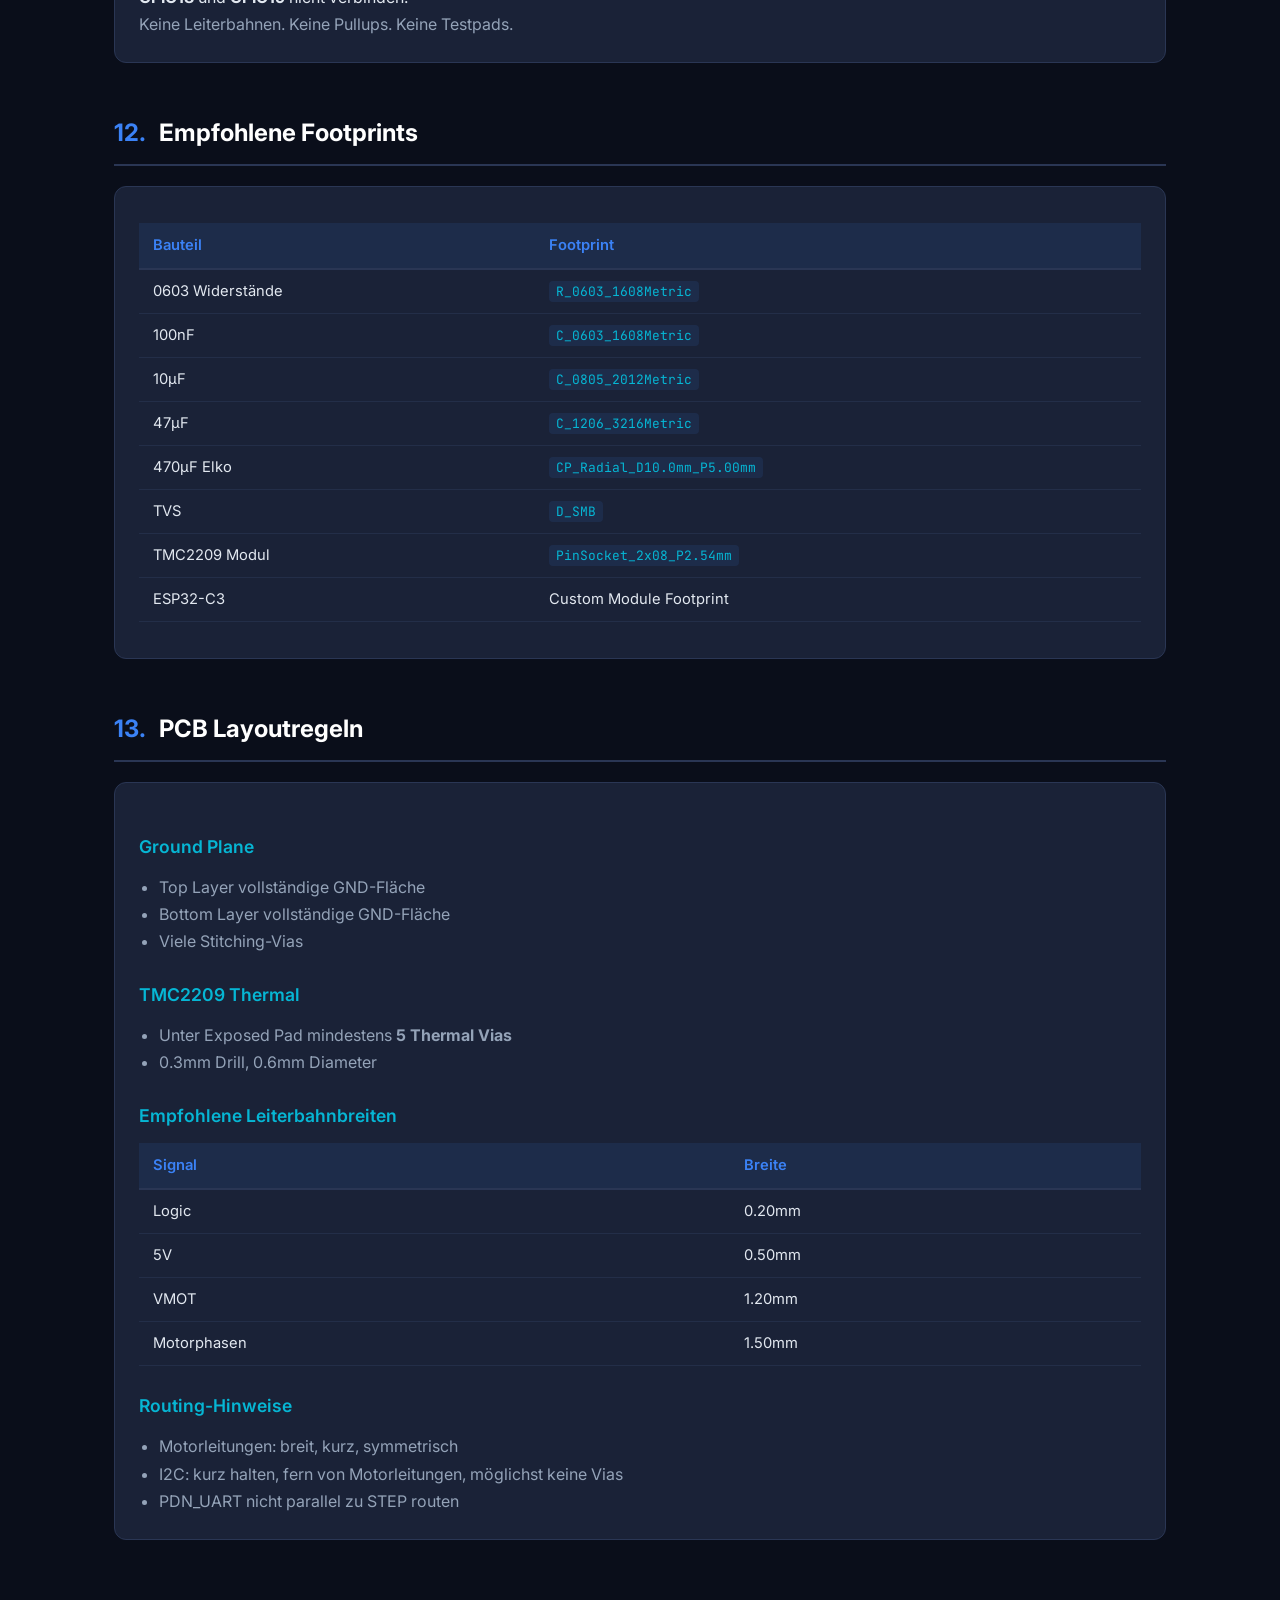
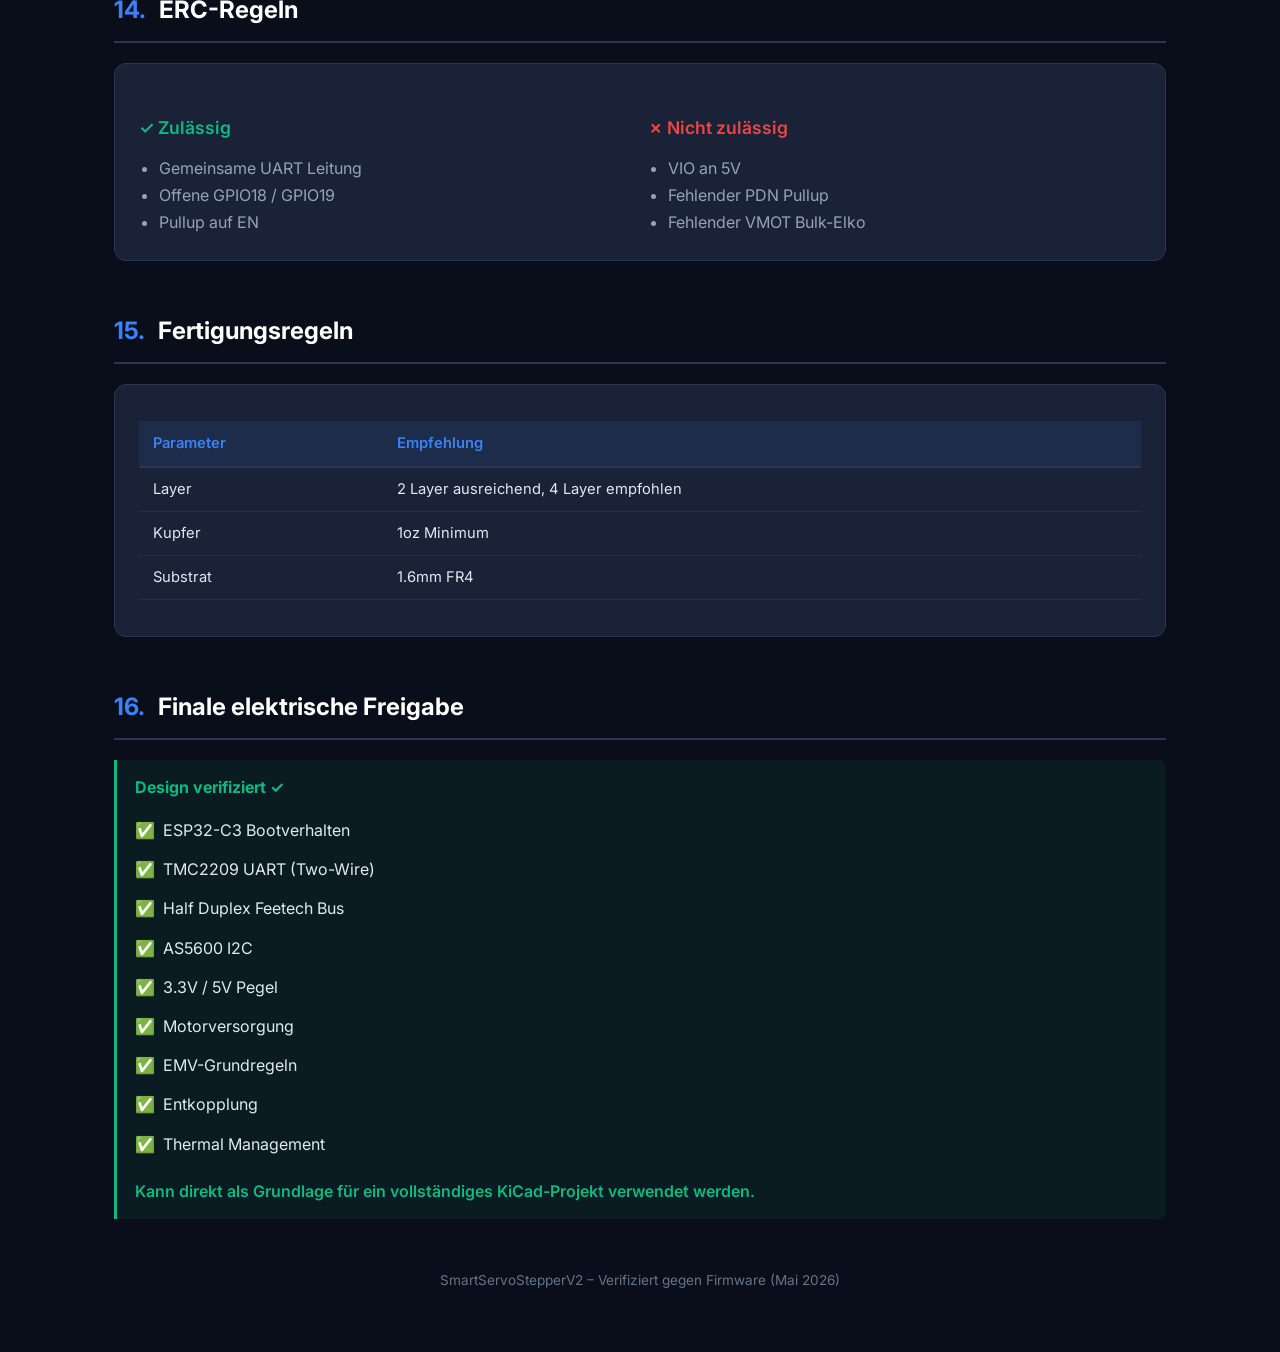
<file: kicad/SmartServoStepperV2_Schematic.html>
<!DOCTYPE html>
<html lang="de">
<head>
<meta charset="UTF-8">
<meta name="viewport" content="width=device-width, initial-scale=1.0">
<title>SmartServoStepperV2 – KiCad Schaltplan</title>
<style>
@import url('https://fonts.googleapis.com/css2?family=Inter:wght@300;400;500;600;700;800&family=JetBrains+Mono:wght@400;500&display=swap');
*{margin:0;padding:0;box-sizing:border-box}
:root{--bg:#0a0e1a;--surface:#111827;--card:#1a2237;--border:#2a3654;--accent:#3b82f6;--accent2:#06b6d4;--green:#10b981;--yellow:#f59e0b;--red:#ef4444;--purple:#8b5cf6;--text:#e2e8f0;--muted:#94a3b8;--dim:#64748b}
body{font-family:'Inter',sans-serif;background:var(--bg);color:var(--text);line-height:1.7;padding:0}
.hero{background:linear-gradient(135deg,#0f172a 0%,#1e1b4b 50%,#0f172a 100%);padding:60px 40px;text-align:center;border-bottom:1px solid var(--border);position:relative;overflow:hidden}
.hero::before{content:'';position:absolute;top:-50%;left:-50%;width:200%;height:200%;background:radial-gradient(circle at 30% 50%,rgba(59,130,246,.08),transparent 50%),radial-gradient(circle at 70% 50%,rgba(6,182,212,.06),transparent 50%);animation:pulse 8s ease-in-out infinite alternate}
@keyframes pulse{0%{opacity:.5}100%{opacity:1}}
.hero h1{font-size:2.4em;font-weight:800;background:linear-gradient(135deg,#60a5fa,#06b6d4);-webkit-background-clip:text;-webkit-text-fill-color:transparent;position:relative}
.hero p{color:var(--muted);margin-top:10px;font-size:1.1em;position:relative}
.badge{display:inline-block;background:rgba(59,130,246,.15);border:1px solid rgba(59,130,246,.3);color:var(--accent);padding:4px 14px;border-radius:20px;font-size:.8em;margin:4px;font-weight:500}
.container{max-width:1100px;margin:0 auto;padding:30px 24px 60px}
h2{font-size:1.5em;font-weight:700;margin:50px 0 20px;padding-bottom:10px;border-bottom:2px solid var(--border);color:#fff}
h2 .num{color:var(--accent);margin-right:8px}
h3{font-size:1.1em;font-weight:600;color:var(--accent2);margin:25px 0 12px}
.card{background:var(--card);border:1px solid var(--border);border-radius:12px;padding:24px;margin:16px 0;transition:border-color .3s}
.card:hover{border-color:var(--accent)}
table{width:100%;border-collapse:collapse;margin:12px 0;font-size:.92em}
th{background:rgba(59,130,246,.1);color:var(--accent);text-align:left;padding:10px 14px;font-weight:600;border-bottom:2px solid var(--border)}
td{padding:9px 14px;border-bottom:1px solid rgba(42,54,84,.6)}
tr:hover td{background:rgba(59,130,246,.04)}
code{font-family:'JetBrains Mono',monospace;background:rgba(59,130,246,.1);padding:2px 7px;border-radius:4px;font-size:.88em;color:var(--accent2)}
.schem{background:#0d1117;border:1px solid var(--border);border-radius:10px;padding:20px;margin:12px 0;font-family:'JetBrains Mono',monospace;font-size:.85em;line-height:1.8;white-space:pre;overflow-x:auto;color:#8ec8f0}
.note{background:rgba(245,158,11,.08);border-left:3px solid var(--yellow);padding:14px 18px;border-radius:0 8px 8px 0;margin:14px 0;font-size:.92em}
.note strong{color:var(--yellow)}
.ok{background:rgba(16,185,129,.08);border-left:3px solid var(--green);padding:14px 18px;border-radius:0 8px 8px 0;margin:14px 0}
.ok strong{color:var(--green)}
.checklist{list-style:none;padding:0}
.checklist li{padding:6px 0;padding-left:28px;position:relative}
.checklist li::before{content:'✅';position:absolute;left:0}
.grid2{display:grid;grid-template-columns:1fr 1fr;gap:16px}
@media(max-width:700px){.grid2{grid-template-columns:1fr}}
.pin-grid{display:grid;grid-template-columns:repeat(auto-fill,minmax(220px,1fr));gap:10px;margin:12px 0}
.pin{background:var(--surface);border:1px solid var(--border);border-radius:8px;padding:12px 16px;display:flex;justify-content:space-between;align-items:center}
.pin .gpio{font-family:'JetBrains Mono',monospace;font-weight:600;color:var(--accent)}
.pin .fn{color:var(--muted);font-size:.88em}
.tag{display:inline-block;padding:2px 8px;border-radius:4px;font-size:.75em;font-weight:600}
.tag-pwr{background:rgba(239,68,68,.15);color:var(--red)}
.tag-sig{background:rgba(59,130,246,.15);color:var(--accent)}
.tag-bus{background:rgba(139,92,246,.15);color:var(--purple)}
.tag-io{background:rgba(16,185,129,.15);color:var(--green)}
</style>
</head>
<body>

<div class="hero">
<h1>SmartServoStepperV2</h1>
<p>Vollständiger KiCad-Schaltplan</p>
<div style="margin-top:16px">
<span class="badge">ESP32-C3 Super Mini</span>
<span class="badge">TMC2209 Tenstar V2</span>
<span class="badge">AS5600 Encoder</span>
<span class="badge">MP1584EN Buck</span>
<span class="badge">BSS138 Level Shifter</span>
</div>
</div>

<div class="container">

<!-- 1. Systemübersicht -->
<h2><span class="num">1.</span> Systemübersicht</h2>
<div class="card">
<table>
<tr><th>Versorgung</th><th>Spannung</th><th>Zweck</th></tr>
<tr><td><code>VMOT</code></td><td>12V – 24V</td><td>Motorversorgung TMC2209</td></tr>
<tr><td><code>+5V_SYS</code></td><td>5V</td><td>ESP32, Level Shifter HV</td></tr>
<tr><td><code>+3V3_LOGIC</code></td><td>3.3V</td><td>AS5600, TMC VIO, Pullups</td></tr>
</table>
</div>

<!-- 2. Haupt-Netze -->
<h2><span class="num">2.</span> Haupt-Netze</h2>
<div class="card">
<table>
<tr><th>Netzname</th><th>Funktion</th></tr>
<tr><td><code>VIN_MOTOR</code></td><td>12–24V Eingang</td></tr>
<tr><td><code>VMOT</code></td><td>Motorversorgung TMC2209</td></tr>
<tr><td><code>+5V_SYS</code></td><td>5V Versorgung</td></tr>
<tr><td><code>+3V3_LOGIC</code></td><td>3.3V Logik</td></tr>
<tr><td><code>GND</code></td><td>Masse</td></tr>
<tr><td><code>TMC_UART</code></td><td>UART Verbindung TMC</td></tr>
<tr><td><code>I2C_SDA</code></td><td>I2C Daten</td></tr>
<tr><td><code>I2C_SCL</code></td><td>I2C Clock</td></tr>
<tr><td><code>FEETECH_DATA</code></td><td>Half Duplex Servo Bus</td></tr>
</table>
</div>

<!-- 3. Versorgungsschaltung -->
<h2><span class="num">3.</span> Versorgungsschaltung</h2>

<h3>Eingangsschutz</h3>
<div class="card">
<p><strong>D1 – SMBJ24A TVS-Diode</strong></p>
<div class="schem">Kathode → VIN_MOTOR
Anode   → GND</div>
<p style="margin-top:14px"><strong>C1 – 470µF / 50V Low ESR</strong></p>
<div class="schem">Plus  → VIN_MOTOR
Minus → GND</div>
<p style="margin-top:14px"><strong>C2 – 100nF Keramik</strong></p>
<div class="schem">VIN_MOTOR → GND</div>
</div>

<!-- 4. Buck Converter -->
<h2><span class="num">4.</span> Buck Converter</h2>
<div class="card">
<p><strong>U4 – MP1584EN</strong></p>
<div class="grid2">
<div>
<h3>Eingang</h3>
<div class="schem">IN+  → VIN_MOTOR
IN−  → GND</div>
</div>
<div>
<h3>Ausgang</h3>
<div class="schem">OUT+ → +5V_SYS
OUT− → GND</div>
</div>
</div>
<p style="margin-top:14px"><strong>C6 – 22µF Keramik</strong></p>
<div class="schem">+5V_SYS → GND</div>

<img src="schematics/01_BUCK_5V_MP1584EN.png" alt="MP1584EN Buck Converter 5V Schaltplan" style="max-width:100%; height:auto; border-radius:8px; border:1px solid var(--border); margin-top:16px; display:block;">
</div>

<!-- 5. ESP32-C3 -->
<h2><span class="num">5.</span> ESP32-C3 Super Mini</h2>
<div class="card">
<p><strong>U1 – ESP32-C3 Super Mini</strong></p>

<h3>Versorgung</h3>
<table>
<tr><th>ESP32 Pin</th><th>Verbindung</th></tr>
<tr><td>5V</td><td><code>+5V_SYS</code></td></tr>
<tr><td>GND</td><td><code>GND</code></td></tr>
<tr><td>3V3</td><td><code>+3V3_LOGIC</code></td></tr>
</table>

<h3>GPIO Belegung</h3>
<div class="pin-grid">
<div class="pin"><span class="gpio">GPIO 0</span><span class="fn">I2C SDA</span></div>
<div class="pin"><span class="gpio">GPIO 1</span><span class="fn">Feetech TX</span></div>
<div class="pin"><span class="gpio">GPIO 2</span><span class="fn">TMC DIR</span></div>
<div class="pin"><span class="gpio">GPIO 3</span><span class="fn">TMC ENABLE</span></div>
<div class="pin"><span class="gpio">GPIO 4</span><span class="fn">TMC STEP</span></div>
<div class="pin"><span class="gpio">GPIO 5</span><span class="fn">TMC UART RX</span></div>
<div class="pin"><span class="gpio">GPIO 6</span><span class="fn">TMC UART TX</span></div>
<div class="pin"><span class="gpio">GPIO 7</span><span class="fn">Feetech RX</span></div>
<div class="pin"><span class="gpio">GPIO 8</span><span class="fn">Status LED</span></div>
<div class="pin"><span class="gpio">GPIO 10</span><span class="fn">I2C SCL</span></div>
<div class="pin"><span class="gpio">GPIO 18</span><span class="fn">NC</span></div>
<div class="pin"><span class="gpio">GPIO 19</span><span class="fn">NC</span></div>
</div>

<img src="schematics/02_MCU_ESP32C3.png" alt="MCU ESP32-C3 Super Mini Schaltplan" style="max-width:100%; height:auto; border-radius:8px; border:1px solid var(--border); margin-top:16px; display:block;">
</div>

<!-- 6. ESP32 Pufferung -->
<h2><span class="num">6.</span> ESP32 Versorgungspufferung</h2>
<div class="card">
<table>
<tr><th>Bauteil</th><th>Wert</th><th>Anschluss</th></tr>
<tr><td>C3</td><td>47µF X7R 1206</td><td><code>+5V_SYS</code> → <code>GND</code></td></tr>
<tr><td>C4</td><td>100nF</td><td><code>+5V_SYS</code> → <code>GND</code></td></tr>
<tr><td>C5</td><td>100µF</td><td><code>+5V_SYS</code> → <code>GND</code></td></tr>
</table>
<div class="note"><strong>Hinweis:</strong> Alle drei Kondensatoren möglichst nahe am ESP32 platzieren.</div>
</div>

<!-- 7. AS5600 -->
<h2><span class="num">7.</span> AS5600 Encoder</h2>
<div class="card">
<p><strong>U3 – AS5600</strong></p>
<div class="grid2">
<div>
<h3>Versorgung</h3>
<table>
<tr><th>Pin</th><th>Verbindung</th></tr>
<tr><td>VCC</td><td><code>+3V3_LOGIC</code></td></tr>
<tr><td>GND</td><td><code>GND</code></td></tr>
</table>
</div>
<div>
<h3>I2C</h3>
<table>
<tr><th>Pin</th><th>Verbindung</th></tr>
<tr><td>SDA</td><td><code>GPIO 0</code></td></tr>
<tr><td>SCL</td><td><code>GPIO 10</code></td></tr>
</table>
</div>
</div>

<h3>Pullups &amp; Pufferung</h3>
<table>
<tr><th>Bauteil</th><th>Wert</th><th>Anschluss</th></tr>
<tr><td>R1</td><td>4.7kΩ</td><td>SDA → <code>+3V3_LOGIC</code></td></tr>
<tr><td>R2</td><td>4.7kΩ</td><td>SCL → <code>+3V3_LOGIC</code></td></tr>
<tr><td>C7</td><td>10µF Keramik</td><td><code>+3V3_LOGIC</code> → <code>GND</code></td></tr>
</table>

<img src="schematics/03_J2_ENCODER_CONN.png" alt="J2 Encoder Connector Schaltplan" style="max-width:100%; height:auto; border-radius:8px; border:1px solid var(--border); margin-top:16px; display:block;">
</div>

<!-- 8. TMC2209 -->
<h2><span class="num">8.</span> TMC2209 Tenstar Modul V2</h2>
<div class="card">
<p><strong>U2 – TMC2209</strong></p>

<h3>Versorgung</h3>
<table>
<tr><th>Pin</th><th>Verbindung</th></tr>
<tr><td>VM</td><td><code>VMOT</code></td></tr>
<tr><td>GND</td><td><code>GND</code></td></tr>
<tr><td>VIO</td><td><code>+3V3_LOGIC</code></td></tr>
</table>

<h3>STEP / DIR</h3>
<table>
<tr><th>Pin</th><th>Verbindung</th></tr>
<tr><td>STEP</td><td><code>GPIO 4</code></td></tr>
<tr><td>DIR</td><td><code>GPIO 2</code></td></tr>
</table>

<h3>ENABLE (Boot-Safe)</h3>
<table>
<tr><th>Pin</th><th>Verbindung</th></tr>
<tr><td>EN</td><td><code>GPIO 3</code></td></tr>
</table>
<p><strong>R3 – 10kΩ Pullup:</strong> EN → <code>+3V3_LOGIC</code></p>
<div class="note"><strong>Hinweis:</strong> Dadurch bleibt der Treiber beim Boot deaktiviert.</div>

<h3>UART (TMC_UART Netz)</h3>
<div class="schem">ESP32 GPIO5 (RX) ───────────────┐
                                │
                                ├────&gt; PDN_UART
                                │
ESP32 GPIO6 (TX) ──[1kΩ]────────┘

PDN_UART ──[4.7kΩ]──&gt; +3V3_LOGIC</div>
<table style="margin-top:14px">
<tr><th>Bauteil</th><th>Wert</th><th>Anschluss</th></tr>
<tr><td>R5</td><td>1kΩ</td><td>GPIO 6 → PDN_UART</td></tr>
<tr><td>R9</td><td>4.7kΩ</td><td>PDN_UART → <code>+3V3_LOGIC</code></td></tr>
</table>

<img src="schematics/05_STEPPER_DRIVER.png" alt="Stepper Driver TMC2209 Schaltplan" style="max-width:100%; height:auto; border-radius:8px; border:1px solid var(--border); margin-top:16px; display:block;">
</div>

<!-- 9. Motoranschluss -->
<h2><span class="num">9.</span> Motoranschluss</h2>
<div class="card">
<p><strong>J2 – Stepper Connector</strong></p>
<table>
<tr><th>Pin</th><th>Verbindung</th></tr>
<tr><td>1</td><td>A1</td></tr>
<tr><td>2</td><td>A2</td></tr>
<tr><td>3</td><td>B1</td></tr>
<tr><td>4</td><td>B2</td></tr>
</table>
</div>

<!-- 10. Feetech Bus -->
<h2><span class="num">10.</span> Feetech Half Duplex Bus</h2>
<div class="card">
<p><strong>U5 – BSS138 Level Shifter</strong></p>
<div class="grid2">
<div>
<h3>LV-Seite (3.3V)</h3>
<table>
<tr><th>Pin</th><th>Verbindung</th></tr>
<tr><td>LV</td><td><code>+3V3_LOGIC</code></td></tr>
<tr><td>GND</td><td><code>GND</code></td></tr>
<tr><td>LV1</td><td>GPIO 1 über R6</td></tr>
<tr><td>LV2</td><td>GPIO 7</td></tr>
</table>
</div>
<div>
<h3>HV-Seite (5V)</h3>
<table>
<tr><th>Pin</th><th>Verbindung</th></tr>
<tr><td>HV</td><td><code>+5V_SYS</code></td></tr>
<tr><td>HV1</td><td><code>FEETECH_DATA</code></td></tr>
<tr><td>HV2</td><td><code>FEETECH_DATA</code></td></tr>
</table>
</div>
</div>
<div class="note"><strong>Wichtig:</strong> HV1 und HV2 werden gemeinsam auf <code>FEETECH_DATA</code> verbunden.</div>

<h3>Widerstände</h3>
<table>
<tr><th>Bauteil</th><th>Wert</th><th>Anschluss</th></tr>
<tr><td>R6</td><td>220Ω</td><td>GPIO 1 → LV1 (Serienwiderstand)</td></tr>
<tr><td>R8</td><td>2.2kΩ</td><td>FEETECH_DATA → <code>+5V_SYS</code> (Bus Pullup)</td></tr>
</table>

<h3>J3 – Feetech Bus Connector</h3>
<table>
<tr><th>Pin</th><th>Verbindung</th></tr>
<tr><td>1</td><td><code>GND</code></td></tr>
<tr><td>2</td><td><code>+5V_SYS</code></td></tr>
<tr><td>3</td><td><code>FEETECH_DATA</code></td></tr>
</table>

<img src="schematics/04_LEVEL_SHIFTER_FT.png" alt="Feetech-Bus Level Shifter Schaltplan" style="max-width:100%; height:auto; border-radius:8px; border:1px solid var(--border); margin-top:16px; display:block;">
</div>

<!-- 11. USB/JTAG -->
<h2><span class="num">11.</span> USB / JTAG</h2>
<div class="card">
<p><strong>GPIO18</strong> und <strong>GPIO19</strong> nicht verbinden.</p>
<p style="color:var(--muted)">Keine Leiterbahnen. Keine Pullups. Keine Testpads.</p>
</div>

<!-- 12. Footprints -->
<h2><span class="num">12.</span> Empfohlene Footprints</h2>
<div class="card">
<table>
<tr><th>Bauteil</th><th>Footprint</th></tr>
<tr><td>0603 Widerstände</td><td><code>R_0603_1608Metric</code></td></tr>
<tr><td>100nF</td><td><code>C_0603_1608Metric</code></td></tr>
<tr><td>10µF</td><td><code>C_0805_2012Metric</code></td></tr>
<tr><td>47µF</td><td><code>C_1206_3216Metric</code></td></tr>
<tr><td>470µF Elko</td><td><code>CP_Radial_D10.0mm_P5.00mm</code></td></tr>
<tr><td>TVS</td><td><code>D_SMB</code></td></tr>
<tr><td>TMC2209 Modul</td><td><code>PinSocket_2x08_P2.54mm</code></td></tr>
<tr><td>ESP32-C3</td><td>Custom Module Footprint</td></tr>
</table>
</div>

<!-- 13. PCB Layoutregeln -->
<h2><span class="num">13.</span> PCB Layoutregeln</h2>
<div class="card">
<h3>Ground Plane</h3>
<ul style="padding-left:20px;color:var(--muted)">
<li>Top Layer vollständige GND-Fläche</li>
<li>Bottom Layer vollständige GND-Fläche</li>
<li>Viele Stitching-Vias</li>
</ul>

<h3>TMC2209 Thermal</h3>
<ul style="padding-left:20px;color:var(--muted)">
<li>Unter Exposed Pad mindestens <strong>5 Thermal Vias</strong></li>
<li>0.3mm Drill, 0.6mm Diameter</li>
</ul>

<h3>Empfohlene Leiterbahnbreiten</h3>
<table>
<tr><th>Signal</th><th>Breite</th></tr>
<tr><td>Logic</td><td>0.20mm</td></tr>
<tr><td>5V</td><td>0.50mm</td></tr>
<tr><td>VMOT</td><td>1.20mm</td></tr>
<tr><td>Motorphasen</td><td>1.50mm</td></tr>
</table>

<h3>Routing-Hinweise</h3>
<ul style="padding-left:20px;color:var(--muted)">
<li>Motorleitungen: breit, kurz, symmetrisch</li>
<li>I2C: kurz halten, fern von Motorleitungen, möglichst keine Vias</li>
<li>PDN_UART nicht parallel zu STEP routen</li>
</ul>
</div>

<!-- 14. ERC -->
<h2><span class="num">14.</span> ERC-Regeln</h2>
<div class="card">
<div class="grid2">
<div>
<h3 style="color:var(--green)">✓ Zulässig</h3>
<ul style="padding-left:20px;color:var(--muted)">
<li>Gemeinsame UART Leitung</li>
<li>Offene GPIO18 / GPIO19</li>
<li>Pullup auf EN</li>
</ul>
</div>
<div>
<h3 style="color:var(--red)">✗ Nicht zulässig</h3>
<ul style="padding-left:20px;color:var(--muted)">
<li>VIO an 5V</li>
<li>Fehlender PDN Pullup</li>
<li>Fehlender VMOT Bulk-Elko</li>
</ul>
</div>
</div>
</div>

<!-- 15. Fertigung -->
<h2><span class="num">15.</span> Fertigungsregeln</h2>
<div class="card">
<table>
<tr><th>Parameter</th><th>Empfehlung</th></tr>
<tr><td>Layer</td><td>2 Layer ausreichend, 4 Layer empfohlen</td></tr>
<tr><td>Kupfer</td><td>1oz Minimum</td></tr>
<tr><td>Substrat</td><td>1.6mm FR4</td></tr>
</table>
</div>

<!-- 16. Freigabe -->
<h2><span class="num">16.</span> Finale elektrische Freigabe</h2>
<div class="ok">
<strong>Design verifiziert ✓</strong>
<ul class="checklist" style="margin-top:10px">
<li>ESP32-C3 Bootverhalten</li>
<li>TMC2209 UART (Two-Wire)</li>
<li>Half Duplex Feetech Bus</li>
<li>AS5600 I2C</li>
<li>3.3V / 5V Pegel</li>
<li>Motorversorgung</li>
<li>EMV-Grundregeln</li>
<li>Entkopplung</li>
<li>Thermal Management</li>
</ul>
<p style="margin-top:14px;color:var(--green);font-weight:600">Kann direkt als Grundlage für ein vollständiges KiCad-Projekt verwendet werden.</p>
</div>

<p style="text-align:center;color:var(--dim);margin-top:50px;font-size:.85em">SmartServoStepperV2 – Verifiziert gegen Firmware (Mai 2026)</p>

</div>
</body>
</html>
</file>
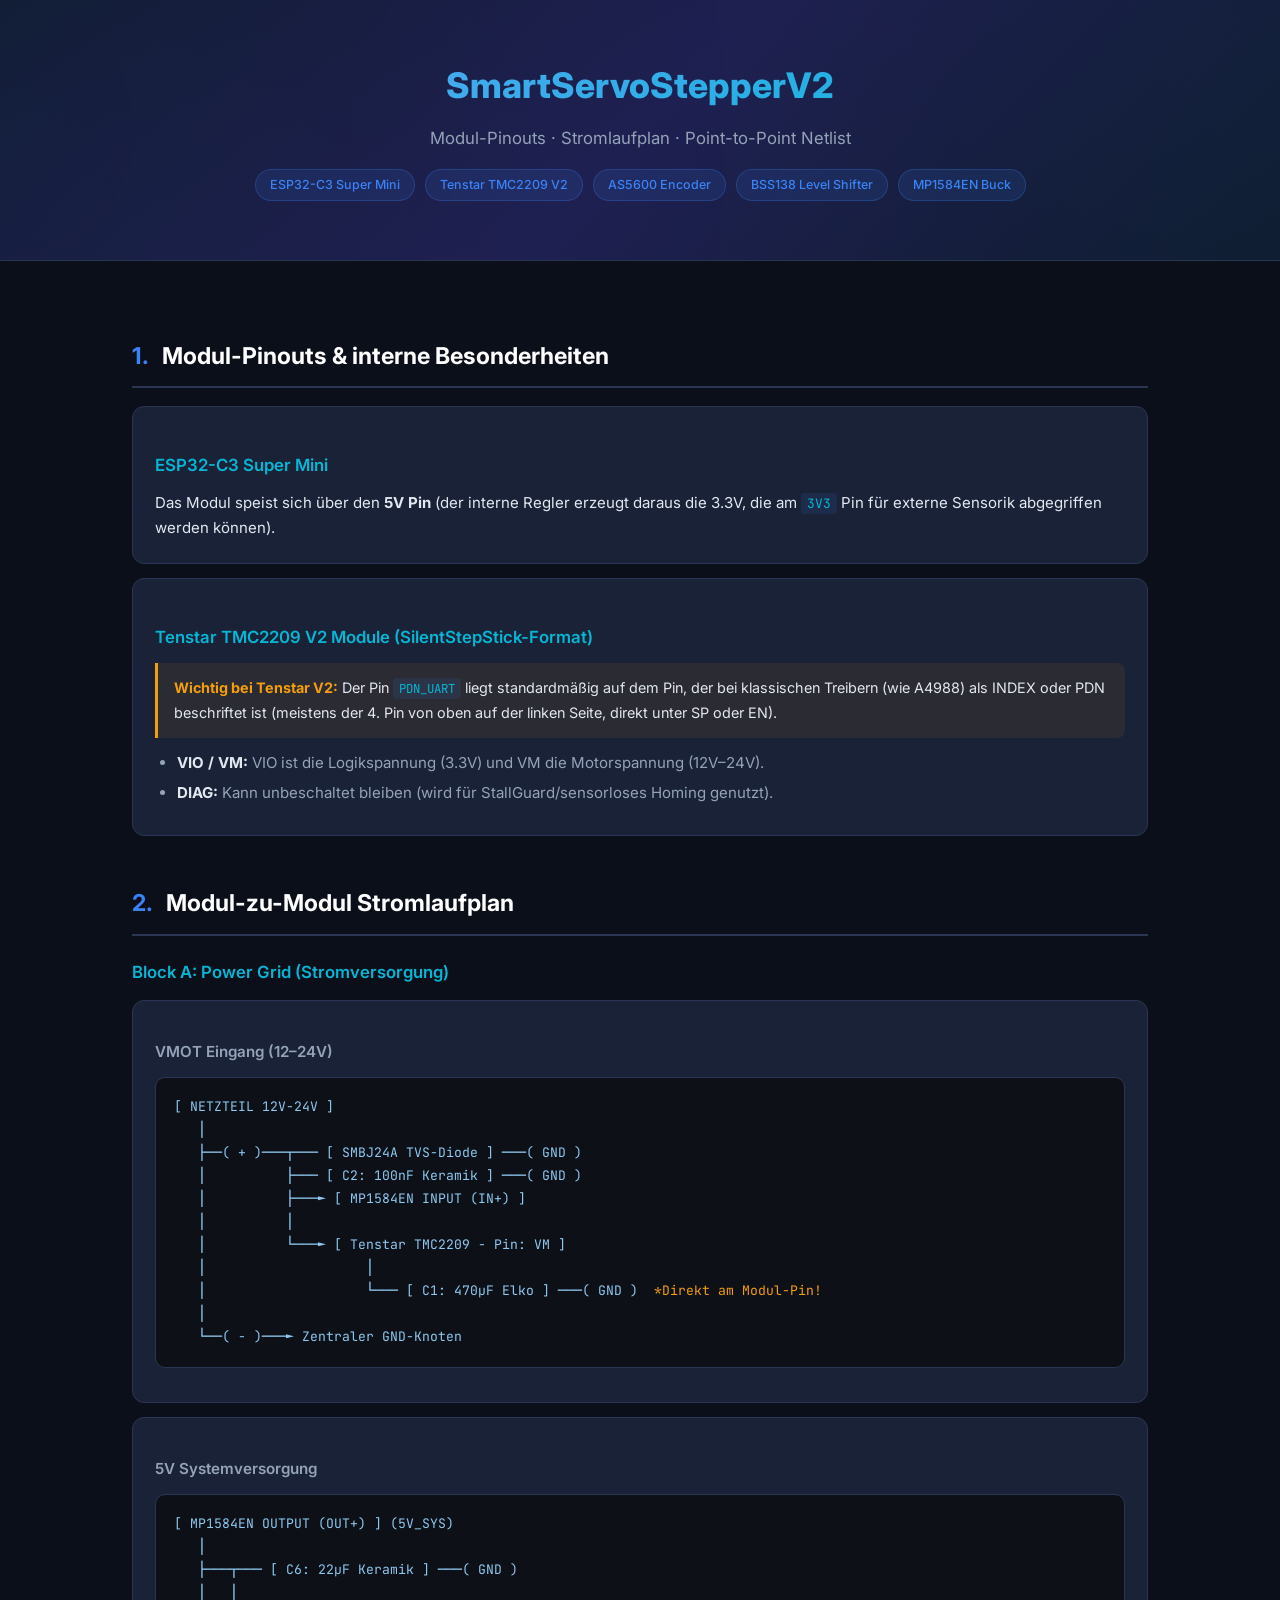
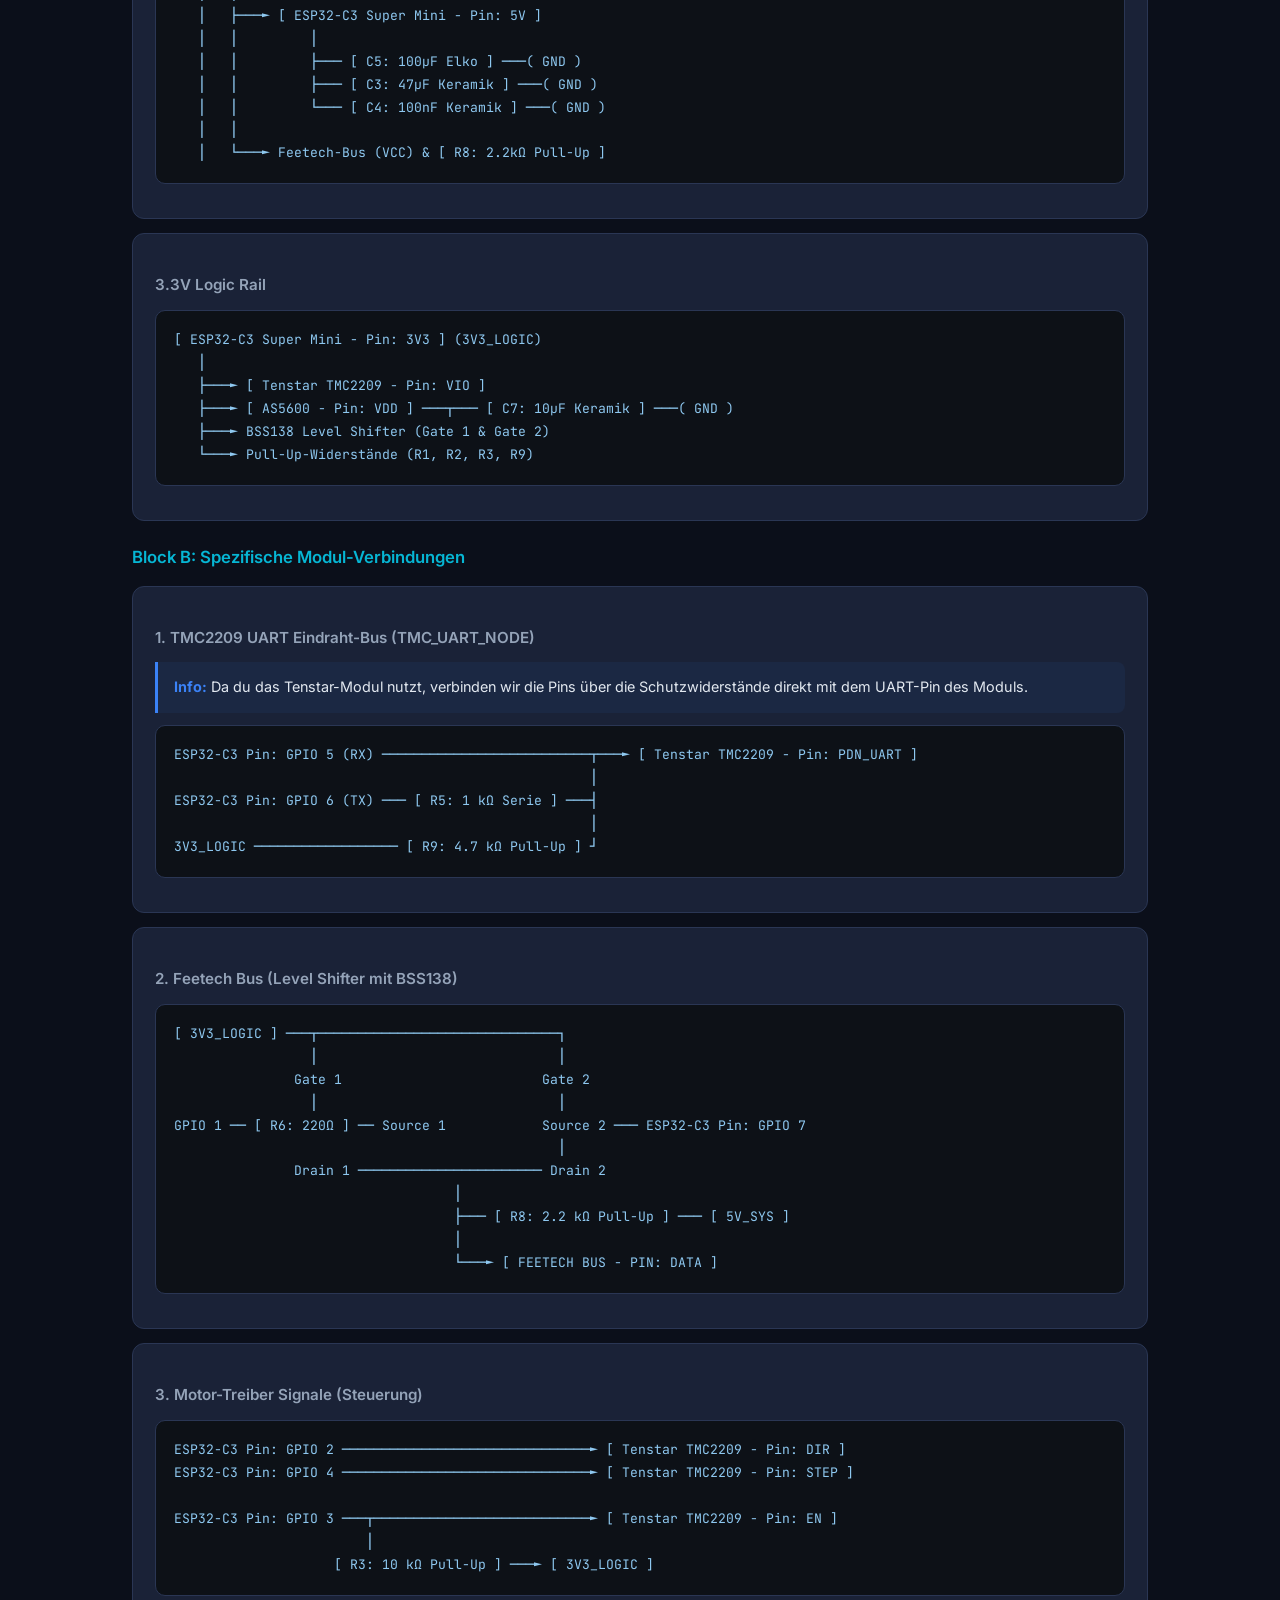
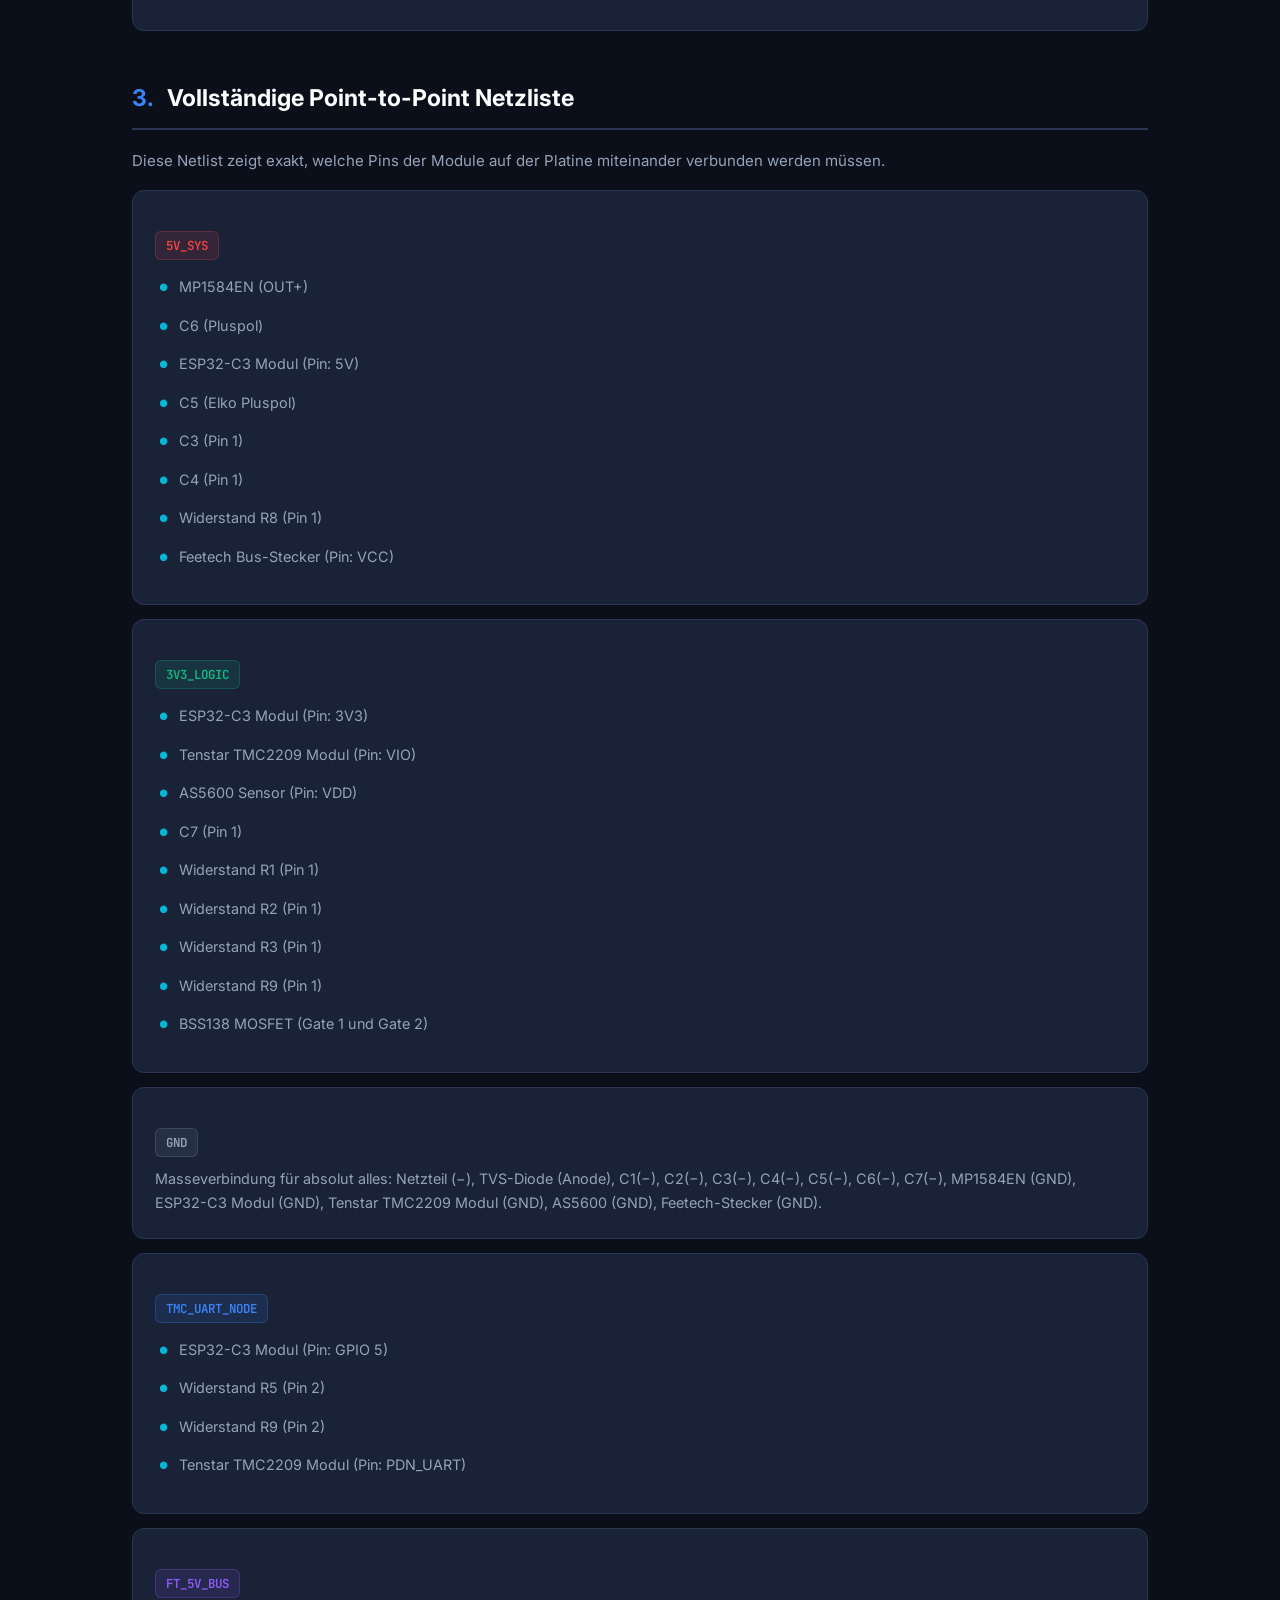
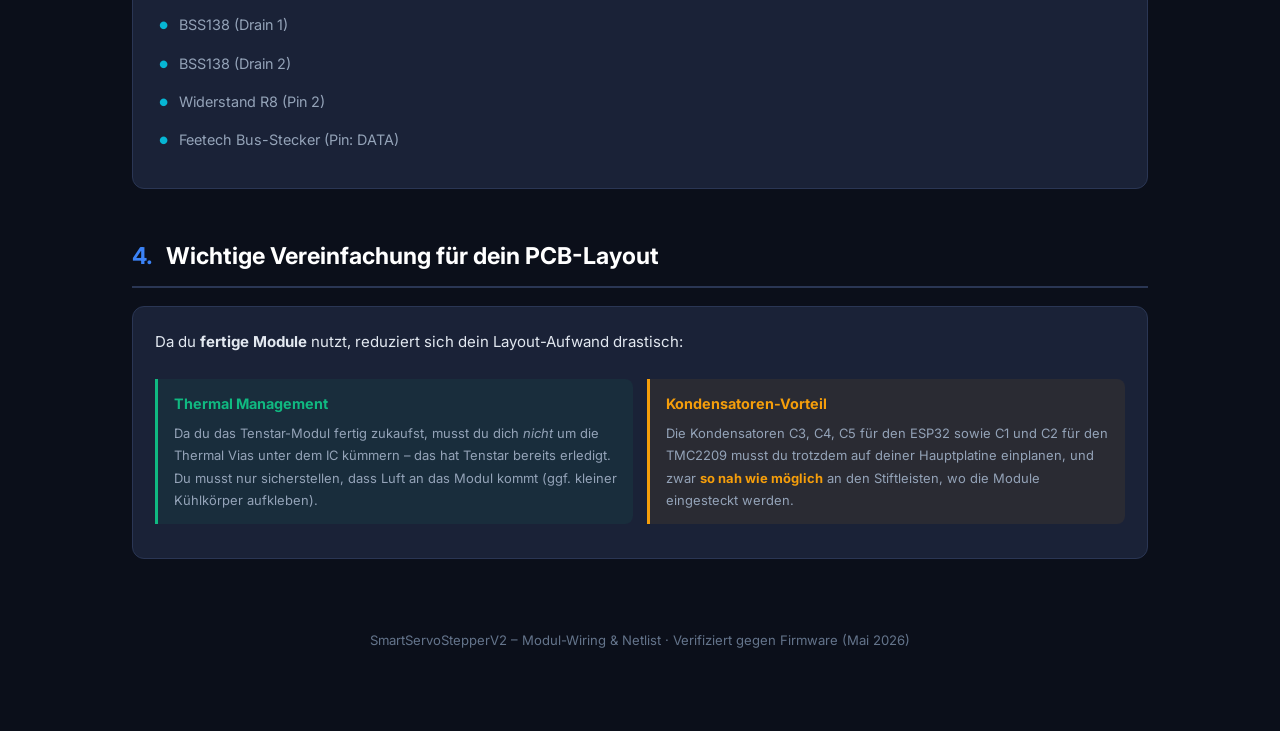
<file: kicad/SmartServoStepperV2_Wiring_Netlist.html>
<!DOCTYPE html>
<html lang="de">
<head>
<meta charset="UTF-8">
<meta name="viewport" content="width=device-width, initial-scale=1.0">
<title>SmartServoStepperV2 – Modul-Wiring &amp; Netlist</title>
<style>
@import url('https://fonts.googleapis.com/css2?family=Inter:wght@300;400;500;600;700;800&family=JetBrains+Mono:wght@400;500&display=swap');
*{margin:0;padding:0;box-sizing:border-box}
:root{--bg:#0b0f1a;--surface:#111827;--card:#1a2237;--border:#2a3654;--accent:#3b82f6;--cyan:#06b6d4;--green:#10b981;--yellow:#f59e0b;--red:#ef4444;--purple:#8b5cf6;--orange:#f97316;--text:#e2e8f0;--muted:#94a3b8;--dim:#64748b}
body{font-family:'Inter',sans-serif;background:var(--bg);color:var(--text);line-height:1.7}

/* Hero */
.hero{background:linear-gradient(135deg,#0f172a,#1e1b4b 50%,#0f172a);padding:56px 40px;text-align:center;border-bottom:1px solid var(--border);position:relative;overflow:hidden}
.hero::before{content:'';position:absolute;inset:-50%;width:200%;height:200%;background:radial-gradient(circle at 25% 50%,rgba(59,130,246,.07),transparent 50%),radial-gradient(circle at 75% 50%,rgba(6,182,212,.05),transparent 50%);animation:glow 10s ease-in-out infinite alternate}
@keyframes glow{0%{opacity:.4}100%{opacity:1}}
.hero h1{font-size:2.2em;font-weight:800;background:linear-gradient(135deg,#60a5fa,#06b6d4);-webkit-background-clip:text;-webkit-text-fill-color:transparent;position:relative}
.hero .sub{color:var(--muted);margin-top:8px;font-size:1.05em;position:relative}
.badge{display:inline-block;background:rgba(59,130,246,.12);border:1px solid rgba(59,130,246,.25);color:var(--accent);padding:4px 14px;border-radius:20px;font-size:.78em;margin:3px;font-weight:500}

/* Layout */
.container{max-width:1060px;margin:0 auto;padding:28px 22px 60px}
h2{font-size:1.45em;font-weight:700;margin:48px 0 18px;padding-bottom:10px;border-bottom:2px solid var(--border);color:#fff}
h2 .n{color:var(--accent);margin-right:8px}
h3{font-size:1.05em;font-weight:600;color:var(--cyan);margin:22px 0 10px}
h4{font-size:.95em;font-weight:600;color:var(--muted);margin:16px 0 8px}
p,li{font-size:.94em}
ul{padding-left:22px;margin:8px 0}
li{margin:4px 0;color:var(--muted)}
li strong{color:var(--text)}

/* Cards */
.card{background:var(--card);border:1px solid var(--border);border-radius:12px;padding:22px;margin:14px 0;transition:border-color .3s}
.card:hover{border-color:var(--accent)}

/* Tables */
table{width:100%;border-collapse:collapse;margin:10px 0;font-size:.9em}
th{background:rgba(59,130,246,.1);color:var(--accent);text-align:left;padding:9px 14px;font-weight:600;border-bottom:2px solid var(--border)}
td{padding:8px 14px;border-bottom:1px solid rgba(42,54,84,.5)}
tr:hover td{background:rgba(59,130,246,.03)}

/* Code & Schematics */
code{font-family:'JetBrains Mono',monospace;background:rgba(59,130,246,.1);padding:2px 6px;border-radius:4px;font-size:.86em;color:var(--cyan)}
.ascii{background:#0d1117;border:1px solid var(--border);border-radius:10px;padding:18px;margin:12px 0;font-family:'JetBrains Mono',monospace;font-size:.82em;line-height:1.75;white-space:pre;overflow-x:auto;color:#8ec8f0}

/* Alerts */
.note{background:rgba(245,158,11,.07);border-left:3px solid var(--yellow);padding:13px 16px;border-radius:0 8px 8px 0;margin:12px 0;font-size:.9em}
.note strong{color:var(--yellow)}
.info{background:rgba(59,130,246,.06);border-left:3px solid var(--accent);padding:13px 16px;border-radius:0 8px 8px 0;margin:12px 0;font-size:.9em}
.info strong{color:var(--accent)}
.ok{background:rgba(16,185,129,.07);border-left:3px solid var(--green);padding:13px 16px;border-radius:0 8px 8px 0;margin:12px 0;font-size:.9em}
.ok strong{color:var(--green)}

/* Net badges */
.net{display:inline-block;font-family:'JetBrains Mono',monospace;font-size:.82em;font-weight:600;padding:3px 10px;border-radius:6px;margin:2px 4px 2px 0}
.net-pwr{background:rgba(239,68,68,.12);color:var(--red);border:1px solid rgba(239,68,68,.25)}
.net-logic{background:rgba(16,185,129,.12);color:var(--green);border:1px solid rgba(16,185,129,.25)}
.net-sig{background:rgba(59,130,246,.12);color:var(--accent);border:1px solid rgba(59,130,246,.25)}
.net-bus{background:rgba(139,92,246,.12);color:var(--purple);border:1px solid rgba(139,92,246,.25)}
.net-gnd{background:rgba(148,163,184,.1);color:var(--muted);border:1px solid rgba(148,163,184,.2)}

/* Grid */
.grid2{display:grid;grid-template-columns:1fr 1fr;gap:14px}
@media(max-width:700px){.grid2{grid-template-columns:1fr}}

/* Net list */
.netlist{list-style:none;padding:0;margin:8px 0}
.netlist li{padding:5px 0 5px 24px;position:relative;color:var(--muted);font-size:.9em}
.netlist li::before{content:'●';position:absolute;left:4px;color:var(--cyan);font-size:.7em;top:9px}

/* Footer */
.footer{text-align:center;color:var(--dim);margin-top:50px;font-size:.82em;padding:20px}
</style>
</head>
<body>

<div class="hero">
<h1>SmartServoStepperV2</h1>
<p class="sub">Modul-Pinouts · Stromlaufplan · Point-to-Point Netlist</p>
<div style="margin-top:14px">
<span class="badge">ESP32-C3 Super Mini</span>
<span class="badge">Tenstar TMC2209 V2</span>
<span class="badge">AS5600 Encoder</span>
<span class="badge">BSS138 Level Shifter</span>
<span class="badge">MP1584EN Buck</span>
</div>
</div>

<div class="container">

<!-- ═══ 1. Modul-Pinouts ═══ -->
<h2><span class="n">1.</span> Modul-Pinouts &amp; interne Besonderheiten</h2>

<div class="card">
<h3>ESP32-C3 Super Mini</h3>
<p>Das Modul speist sich über den <strong>5V Pin</strong> (der interne Regler erzeugt daraus die 3.3V, die am <code>3V3</code> Pin für externe Sensorik abgegriffen werden können).</p>
</div>

<div class="card">
<h3>Tenstar TMC2209 V2 Module (SilentStepStick-Format)</h3>
<div class="note">
<strong>Wichtig bei Tenstar V2:</strong> Der Pin <code>PDN_UART</code> liegt standardmäßig auf dem Pin, der bei klassischen Treibern (wie A4988) als INDEX oder PDN beschriftet ist (meistens der 4. Pin von oben auf der linken Seite, direkt unter SP oder EN).
</div>
<ul>
<li><strong>VIO / VM:</strong> VIO ist die Logikspannung (3.3V) und VM die Motorspannung (12V–24V).</li>
<li><strong>DIAG:</strong> Kann unbeschaltet bleiben (wird für StallGuard/sensorloses Homing genutzt).</li>
</ul>
</div>

<!-- ═══ 2. Stromlaufplan ═══ -->
<h2><span class="n">2.</span> Modul-zu-Modul Stromlaufplan</h2>

<!-- Block A: Power Grid -->
<h3>Block A: Power Grid (Stromversorgung)</h3>

<div class="card">
<h4>VMOT Eingang (12–24V)</h4>
<div class="ascii">[ NETZTEIL 12V-24V ]
   │
   ├──( + )───┬─── [ SMBJ24A TVS-Diode ] ───( GND )
   │          ├─── [ C2: 100nF Keramik ] ───( GND )
   │          ├───► [ MP1584EN INPUT (IN+) ]
   │          │
   │          └───► [ Tenstar TMC2209 - Pin: VM ]
   │                    │
   │                    └─── [ C1: 470µF Elko ] ───( GND )  <span style="color:#f59e0b">*Direkt am Modul-Pin!</span>
   │
   └──( - )───► Zentraler GND-Knoten</div>
</div>

<div class="card">
<h4>5V Systemversorgung</h4>
<div class="ascii">[ MP1584EN OUTPUT (OUT+) ] (5V_SYS)
   │
   ├───┬─── [ C6: 22µF Keramik ] ───( GND )
   │   │
   │   ├───► [ ESP32-C3 Super Mini - Pin: 5V ]
   │   │         │
   │   │         ├─── [ C5: 100µF Elko ] ───( GND )
   │   │         ├─── [ C3: 47µF Keramik ] ───( GND )
   │   │         └─── [ C4: 100nF Keramik ] ───( GND )
   │   │
   │   └───► Feetech-Bus (VCC) &amp; [ R8: 2.2kΩ Pull-Up ]</div>
</div>

<div class="card">
<h4>3.3V Logic Rail</h4>
<div class="ascii">[ ESP32-C3 Super Mini - Pin: 3V3 ] (3V3_LOGIC)
   │
   ├───► [ Tenstar TMC2209 - Pin: VIO ]
   ├───► [ AS5600 - Pin: VDD ] ───┬─── [ C7: 10µF Keramik ] ───( GND )
   ├───► BSS138 Level Shifter (Gate 1 &amp; Gate 2)
   └───► Pull-Up-Widerstände (R1, R2, R3, R9)</div>
</div>

<!-- Block B: Modul-Verbindungen -->
<h3>Block B: Spezifische Modul-Verbindungen</h3>

<div class="card">
<h4>1. TMC2209 UART Eindraht-Bus (TMC_UART_NODE)</h4>
<div class="info"><strong>Info:</strong> Da du das Tenstar-Modul nutzt, verbinden wir die Pins über die Schutzwiderstände direkt mit dem UART-Pin des Moduls.</div>
<div class="ascii">ESP32-C3 Pin: GPIO 5 (RX) ──────────────────────────┬───► [ Tenstar TMC2209 - Pin: PDN_UART ]
                                                    │
ESP32-C3 Pin: GPIO 6 (TX) ─── [ R5: 1 kΩ Serie ] ───┤
                                                    │
3V3_LOGIC ────────────────── [ R9: 4.7 kΩ Pull-Up ] ┘</div>
</div>

<div class="card">
<h4>2. Feetech Bus (Level Shifter mit BSS138)</h4>
<div class="ascii">[ 3V3_LOGIC ] ───┬──────────────────────────────┐
                 │                              │
               Gate 1                         Gate 2
                 │                              │
GPIO 1 ── [ R6: 220Ω ] ── Source 1            Source 2 ─── ESP32-C3 Pin: GPIO 7
                                                │
               Drain 1 ─────────────────────── Drain 2
                                   │
                                   ├─── [ R8: 2.2 kΩ Pull-Up ] ─── [ 5V_SYS ]
                                   │
                                   └───► [ FEETECH BUS - PIN: DATA ]</div>
</div>

<div class="card">
<h4>3. Motor-Treiber Signale (Steuerung)</h4>
<div class="ascii">ESP32-C3 Pin: GPIO 2 ───────────────────────────────► [ Tenstar TMC2209 - Pin: DIR ]
ESP32-C3 Pin: GPIO 4 ───────────────────────────────► [ Tenstar TMC2209 - Pin: STEP ]

ESP32-C3 Pin: GPIO 3 ───┬───────────────────────────► [ Tenstar TMC2209 - Pin: EN ]
                        │
                    [ R3: 10 kΩ Pull-Up ] ───► [ 3V3_LOGIC ]</div>
</div>

<!-- ═══ 3. Netlist ═══ -->
<h2><span class="n">3.</span> Vollständige Point-to-Point Netzliste</h2>
<p style="color:var(--muted);margin-bottom:16px">Diese Netlist zeigt exakt, welche Pins der Module auf der Platine miteinander verbunden werden müssen.</p>

<div class="card">
<h4><span class="net net-pwr">5V_SYS</span></h4>
<ul class="netlist">
<li>MP1584EN (OUT+)</li>
<li>C6 (Pluspol)</li>
<li>ESP32-C3 Modul (Pin: 5V)</li>
<li>C5 (Elko Pluspol)</li>
<li>C3 (Pin 1)</li>
<li>C4 (Pin 1)</li>
<li>Widerstand R8 (Pin 1)</li>
<li>Feetech Bus-Stecker (Pin: VCC)</li>
</ul>
</div>

<div class="card">
<h4><span class="net net-logic">3V3_LOGIC</span></h4>
<ul class="netlist">
<li>ESP32-C3 Modul (Pin: 3V3)</li>
<li>Tenstar TMC2209 Modul (Pin: VIO)</li>
<li>AS5600 Sensor (Pin: VDD)</li>
<li>C7 (Pin 1)</li>
<li>Widerstand R1 (Pin 1)</li>
<li>Widerstand R2 (Pin 1)</li>
<li>Widerstand R3 (Pin 1)</li>
<li>Widerstand R9 (Pin 1)</li>
<li>BSS138 MOSFET (Gate 1 und Gate 2)</li>
</ul>
</div>

<div class="card">
<h4><span class="net net-gnd">GND</span></h4>
<p style="color:var(--muted);font-size:.9em">Masseverbindung für absolut alles: Netzteil (−), TVS-Diode (Anode), C1(−), C2(−), C3(−), C4(−), C5(−), C6(−), C7(−), MP1584EN (GND), ESP32-C3 Modul (GND), Tenstar TMC2209 Modul (GND), AS5600 (GND), Feetech-Stecker (GND).</p>
</div>

<div class="card">
<h4><span class="net net-sig">TMC_UART_NODE</span></h4>
<ul class="netlist">
<li>ESP32-C3 Modul (Pin: GPIO 5)</li>
<li>Widerstand R5 (Pin 2)</li>
<li>Widerstand R9 (Pin 2)</li>
<li>Tenstar TMC2209 Modul (Pin: PDN_UART)</li>
</ul>
</div>

<div class="card">
<h4><span class="net net-bus">FT_5V_BUS</span></h4>
<ul class="netlist">
<li>BSS138 (Drain 1)</li>
<li>BSS138 (Drain 2)</li>
<li>Widerstand R8 (Pin 2)</li>
<li>Feetech Bus-Stecker (Pin: DATA)</li>
</ul>
</div>

<!-- ═══ 4. Layout-Hinweise ═══ -->
<h2><span class="n">4.</span> Wichtige Vereinfachung für dein PCB-Layout</h2>

<div class="card">
<p style="margin-bottom:12px">Da du <strong>fertige Module</strong> nutzt, reduziert sich dein Layout-Aufwand drastisch:</p>
<div class="grid2">
<div class="ok">
<strong>Thermal Management</strong>
<p style="margin-top:6px;color:var(--muted);font-size:.9em">Da du das Tenstar-Modul fertig zukaufst, musst du dich <em>nicht</em> um die Thermal Vias unter dem IC kümmern – das hat Tenstar bereits erledigt. Du musst nur sicherstellen, dass Luft an das Modul kommt (ggf. kleiner Kühlkörper aufkleben).</p>
</div>
<div class="note">
<strong>Kondensatoren-Vorteil</strong>
<p style="margin-top:6px;color:var(--muted);font-size:.9em">Die Kondensatoren C3, C4, C5 für den ESP32 sowie C1 und C2 für den TMC2209 musst du trotzdem auf deiner Hauptplatine einplanen, und zwar <strong>so nah wie möglich</strong> an den Stiftleisten, wo die Module eingesteckt werden.</p>
</div>
</div>
</div>

<div class="footer">
SmartServoStepperV2 – Modul-Wiring &amp; Netlist · Verifiziert gegen Firmware (Mai 2026)
</div>

</div>
</body>
</html>
</file>
<file: gui/style.css>
:root {
    --bg-primary: #0a0e1a;
    --bg-card: rgba(15, 20, 40, 0.85);
    --bg-card-hover: rgba(20, 28, 55, 0.9);
    --bg-input: rgba(10, 15, 30, 0.7);
    --border: rgba(56, 189, 248, 0.08);
    --border-hover: rgba(56, 189, 248, 0.2);
    --accent: #06b6d4;
    --accent-glow: rgba(6, 182, 212, 0.25);
    --green: #10b981;
    --green-glow: rgba(16, 185, 129, 0.3);
    --amber: #f59e0b;
    --danger: #ef4444;
    --danger-glow: rgba(239, 68, 68, 0.3);
    --text: #e2e8f0;
    --text-dim: #64748b;
    --text-muted: #475569;
    --radius: 16px;
    --radius-sm: 10px;
    --transition: 0.25s cubic-bezier(0.4, 0, 0.2, 1);
}
*, *::before, *::after { margin: 0; padding: 0; box-sizing: border-box; }
body {
    font-family: 'Inter', sans-serif; background: var(--bg-primary); color: var(--text);
    min-height: 100vh;
    background-image: radial-gradient(ellipse 80% 50% at 50% -20%, rgba(6,182,212,0.08), transparent);
}
#app-header {
    position: sticky; top: 0; z-index: 100; display: flex; align-items: center;
    justify-content: space-between; padding: 0.8rem 1.5rem;
    background: rgba(10, 14, 26, 0.85); backdrop-filter: blur(20px);
    border-bottom: 1px solid var(--border);
}
.header-left { display: flex; align-items: center; gap: 0.75rem; flex: 1; justify-content: flex-start; }
.header-center { display: flex; flex-direction: column; align-items: center; justify-content: center; text-align: center; flex: 1.5; }
#app-header h1 { font-size: 1.15rem; font-weight: 700; background: linear-gradient(135deg, #e2e8f0, #94a3b8); -webkit-background-clip: text; -webkit-text-fill-color: transparent; }
.v2-badge { background: linear-gradient(135deg, var(--accent), #3b82f6); -webkit-background-clip: text; -webkit-text-fill-color: transparent; font-weight: 900; }
.subtitle { font-size: 0.7rem; color: var(--text-muted); font-weight: 500; }
.header-right { display: flex; align-items: center; gap: 1rem; flex: 1; justify-content: flex-end; }
.brand-title { font-size: 1.45rem; font-weight: 800; background: linear-gradient(135deg, #ffffff, #cbd5e1); -webkit-background-clip: text; -webkit-text-fill-color: transparent; text-shadow: 0 0 20px rgba(255,255,255,0.05); letter-spacing: 0.5px; line-height: 1.2; }
.brand-author { font-size: 0.8rem; color: var(--text-dim); font-weight: 600; letter-spacing: 0.5px; margin-top: 2px; }
.conn-indicator { display: flex; align-items: center; gap: 6px; font-size: 0.75rem; color: var(--text-dim); font-weight: 600; }
.conn-dot { width: 8px; height: 8px; border-radius: 50%; background: var(--text-muted); transition: var(--transition); }
.conn-dot.active { background: var(--green); box-shadow: 0 0 10px var(--green-glow); }
.ip-config { display: flex; gap: 4px; }
.ip-config input { background: var(--bg-input); border: 1px solid var(--border); color: var(--text); padding: 0.4rem 0.6rem; border-radius: var(--radius-sm); font-size: 0.75rem; width: 140px; outline: none; }
.ip-config input:focus { border-color: var(--accent); }
.ip-config button { background: var(--bg-input); border: 1px solid var(--border); color: var(--accent); padding: 0.4rem 0.6rem; border-radius: var(--radius-sm); cursor: pointer; }
.ip-config button:hover { background: var(--accent); color: var(--bg-primary); }
.dashboard-grid { display: grid; grid-template-columns: 1fr 1fr; gap: 1rem; padding: 1rem 1.5rem; max-width: 1200px; margin: 0 auto; }
.card { background: var(--bg-card); backdrop-filter: blur(20px); border: 1px solid var(--border); border-radius: var(--radius); padding: 1.25rem; transition: var(--transition); animation: fadeIn 0.5s ease-out; }
.card:hover { border-color: var(--border-hover); }
.card-full { grid-column: 1 / -1; }
.card-header { display: flex; align-items: center; justify-content: space-between; margin-bottom: 1rem; }
.card-header h2 { font-size: 0.85rem; font-weight: 700; }
.card-badge { font-size: 0.6rem; font-weight: 700; padding: 3px 8px; border-radius: 20px; background: rgba(6,182,212,0.1); color: var(--accent); border: 1px solid rgba(6,182,212,0.2); }
@keyframes fadeIn { from { opacity: 0; transform: translateY(10px); } to { opacity: 1; transform: none; } }
.gauges-row { display: flex; justify-content: space-around; gap: 0.5rem; margin-bottom: 1rem; }
.gauge-item { display: flex; flex-direction: column; align-items: center; gap: 0.4rem; }
.gauge-ring { position: relative; width: 110px; height: 110px; }
.gauge-ring svg { width: 100%; height: 100%; transform: rotate(-90deg); }
.gauge-bg { fill: none; stroke: rgba(255,255,255,0.04); stroke-width: 6; }
.gauge-fill { fill: none; stroke: var(--accent); stroke-width: 6; stroke-linecap: round; transition: stroke-dashoffset 0.3s ease; }
.gauge-fill-green { stroke: var(--green); }
.gauge-fill-amber { stroke: var(--amber); }
.gauge-center { position: absolute; inset: 0; display: flex; flex-direction: column; align-items: center; justify-content: center; }
.gauge-value { font-size: 1.4rem; font-weight: 800; line-height: 1; }
.gauge-unit { font-size: 0.6rem; color: var(--text-dim); font-weight: 600; margin-top: 2px; }
.gauge-label { font-size: 0.6rem; font-weight: 700; color: var(--text-muted); letter-spacing: 1px; text-transform: uppercase; }
.telemetry-bar { display: flex; gap: 1px; background: var(--border); border-radius: var(--radius-sm); overflow: hidden; }
.tele-item { flex: 1; display: flex; flex-direction: column; align-items: center; padding: 0.5rem; background: var(--bg-card); gap: 2px; }
.tele-label { font-size: 0.55rem; color: var(--text-muted); font-weight: 600; text-transform: uppercase; }
.tele-value { font-size: 0.85rem; font-weight: 700; font-family: monospace; }
.tele-ok { color: var(--green); }
.mode-toggle { display: flex; gap: 2px; background: var(--bg-input); padding: 3px; border-radius: var(--radius-sm); margin-bottom: 1rem; }
.mode-btn { flex: 1; padding: 0.55rem; border: none; border-radius: 8px; background: transparent; color: var(--text-dim); font-weight: 600; font-size: 0.75rem; cursor: pointer; transition: var(--transition); font-family: inherit; }
.mode-btn.active { background: rgba(6,182,212,0.1); color: var(--accent); box-shadow: 0 0 12px var(--accent-glow); }
.control-panel { margin-bottom: 0.75rem; }
.slider-header { display: flex; justify-content: space-between; margin-bottom: 0.5rem; }
.slider-header span { font-size: 0.7rem; font-weight: 600; color: var(--text-dim); }
.slider-val { color: var(--accent) !important; font-family: monospace; }
input[type=range] { -webkit-appearance: none; width: 100%; height: 6px; border-radius: 6px; background: var(--bg-input); outline: none; border: 1px solid var(--border); }
input[type=range]::-webkit-slider-thumb { -webkit-appearance: none; width: 20px; height: 20px; border-radius: 50%; background: var(--bg-primary); border: 2.5px solid var(--accent); cursor: pointer; box-shadow: 0 0 8px var(--accent-glow); }
.slider-ticks { display: flex; justify-content: space-between; margin-top: 4px; font-size: 0.55rem; color: var(--text-muted); }
.quick-pos { display: flex; gap: 6px; margin-top: 0.7rem; }
.quick-pos button { flex: 1; padding: 0.45rem; border: 1px solid var(--border); border-radius: 8px; background: var(--bg-input); color: var(--text-dim); font-size: 0.7rem; font-weight: 600; cursor: pointer; transition: var(--transition); font-family: inherit; }
.quick-pos button:hover { border-color: var(--accent); color: var(--accent); }
.select-wrap { margin-top: 0.5rem; }
.select-wrap label { display: block; font-size: 0.65rem; font-weight: 600; color: var(--text-muted); margin-bottom: 4px; text-transform: uppercase; }
select { width: 100%; padding: 0.5rem; border-radius: var(--radius-sm); background: var(--bg-input); border: 1px solid var(--border); color: var(--text); font-size: 0.75rem; font-weight: 600; outline: none; cursor: pointer; appearance: none; font-family: inherit; }
.pid-grid { display: grid; grid-template-columns: repeat(3, 1fr); gap: 0.5rem; margin-bottom: 0.75rem; }
.pid-param { display: flex; flex-direction: column; gap: 3px; }
.pid-param label { font-size: 0.65rem; font-weight: 700; color: var(--accent); }
.pid-param input { padding: 0.5rem; border-radius: var(--radius-sm); background: var(--bg-input); border: 1px solid var(--border); color: var(--text); font-size: 0.9rem; font-weight: 700; text-align: center; outline: none; font-family: monospace; }
.pid-param input:focus { border-color: var(--accent); }
.pid-presets { display: flex; gap: 4px; }
.pid-presets button { flex: 1; padding: 0.4rem; border: 1px solid var(--border); border-radius: 8px; background: var(--bg-input); color: var(--text-dim); font-size: 0.65rem; font-weight: 600; cursor: pointer; transition: var(--transition); font-family: inherit; }
.pid-presets button:hover { border-color: var(--accent); color: var(--accent); }
.ttl-layout { display: flex; align-items: center; gap: 1.5rem; }
.ttl-id-circle { width: 90px; height: 90px; border-radius: 50%; flex-shrink: 0; background: var(--bg-input); border: 2px solid var(--border); display: flex; flex-direction: column; align-items: center; justify-content: center; }
.ttl-id-val { font-size: 2rem; font-weight: 900; color: var(--accent); line-height: 1; }
.ttl-id-label { font-size: 0.5rem; font-weight: 700; color: var(--text-muted); margin-top: 2px; }
.ttl-controls { flex: 1; display: flex; flex-direction: column; gap: 0.5rem; }
.ttl-row { display: flex; gap: 6px; align-items: center; }
.ttl-row input { flex: 1; padding: 0.5rem; border-radius: var(--radius-sm); background: var(--bg-input); border: 1px solid var(--border); color: var(--text); font-size: 1rem; font-weight: 700; text-align: center; outline: none; font-family: monospace; }
.ttl-status-line { display: flex; align-items: center; gap: 6px; font-size: 0.7rem; color: var(--text-dim); font-weight: 600; }
.ttl-dot { width: 7px; height: 7px; border-radius: 50%; background: var(--text-muted); }
.ttl-dot.ok { background: var(--green); box-shadow: 0 0 8px rgba(16,185,129,0.3); }
.ttl-dot.error { background: var(--danger); }
.ttl-dot.busy { background: var(--accent); animation: pulse 0.6s infinite; }
@keyframes pulse { 0%,100% { opacity:1; } 50% { opacity:0.3; } }
.ttl-info { font-size: 0.6rem; color: var(--text-muted); line-height: 1.5; }
.btn-accent { padding: 0.5rem 1rem; border-radius: var(--radius-sm); background: linear-gradient(135deg, var(--accent), #0891b2); border: none; color: #fff; font-weight: 700; font-size: 0.7rem; cursor: pointer; transition: var(--transition); font-family: inherit; }
.btn-accent:hover { box-shadow: 0 0 16px var(--accent-glow); transform: translateY(-1px); }
.btn-ghost { padding: 0.5rem 1rem; border-radius: var(--radius-sm); background: transparent; border: 1px solid var(--border); color: var(--text-dim); font-weight: 700; font-size: 0.7rem; cursor: pointer; transition: var(--transition); font-family: inherit; }
.btn-ghost:hover { border-color: var(--accent); color: var(--accent); }
.btn-small { padding: 0.35rem 0.8rem; border-radius: 8px; background: rgba(6,182,212,0.1); border: 1px solid rgba(6,182,212,0.2); color: var(--accent); font-weight: 700; font-size: 0.6rem; cursor: pointer; transition: var(--transition); font-family: inherit; }
.btn-small:hover { background: var(--accent); color: var(--bg-primary); }
.autosense-body { display: flex; align-items: center; gap: 1.5rem; }
.cal-progress-ring { position: relative; width: 80px; height: 80px; flex-shrink: 0; }
.cal-progress-ring svg { width: 100%; height: 100%; transform: rotate(-90deg); }
.cal-pct { position: absolute; inset: 0; display: flex; align-items: center; justify-content: center; font-size: 1rem; font-weight: 800; color: var(--accent); }
.cal-info { flex: 1; }
.cal-info p { font-size: 0.75rem; color: var(--text-dim); line-height: 1.5; }
.cal-info .dim { color: var(--text-muted); }
.cal-result { margin-top: 0.5rem; padding: 0.5rem 0.75rem; border-radius: var(--radius-sm); background: rgba(16,185,129,0.08); border: 1px solid rgba(16,185,129,0.2); color: var(--green); font-weight: 700; font-size: 0.75rem; }
.power-button { grid-column: 1 / -1; display: flex; align-items: center; justify-content: center; gap: 0.5rem; padding: 1rem; border-radius: var(--radius); cursor: pointer; font-weight: 800; font-size: 0.9rem; letter-spacing: 1px; transition: var(--transition); font-family: inherit; }
.power-off { background: rgba(16,185,129,0.06); border: 2px solid rgba(16,185,129,0.2); color: var(--green); }
.power-off:hover { box-shadow: 0 0 20px var(--green-glow); }
.power-on { background: rgba(239,68,68,0.08); border: 2px solid rgba(239,68,68,0.3); color: var(--danger); }
.power-on:hover { box-shadow: 0 0 20px var(--danger-glow); }
footer { text-align: center; padding: 1rem; font-size: 0.65rem; color: var(--text-muted); display: flex; justify-content: center; gap: 1rem; border-top: 1px solid var(--border); }
footer a { color: var(--accent); text-decoration: none; font-weight: 600; }
@media (max-width: 768px) { .dashboard-grid { grid-template-columns: 1fr; } #app-header { flex-direction: column; gap: 0.5rem; } .ttl-layout { flex-direction: column; } }
</file>
